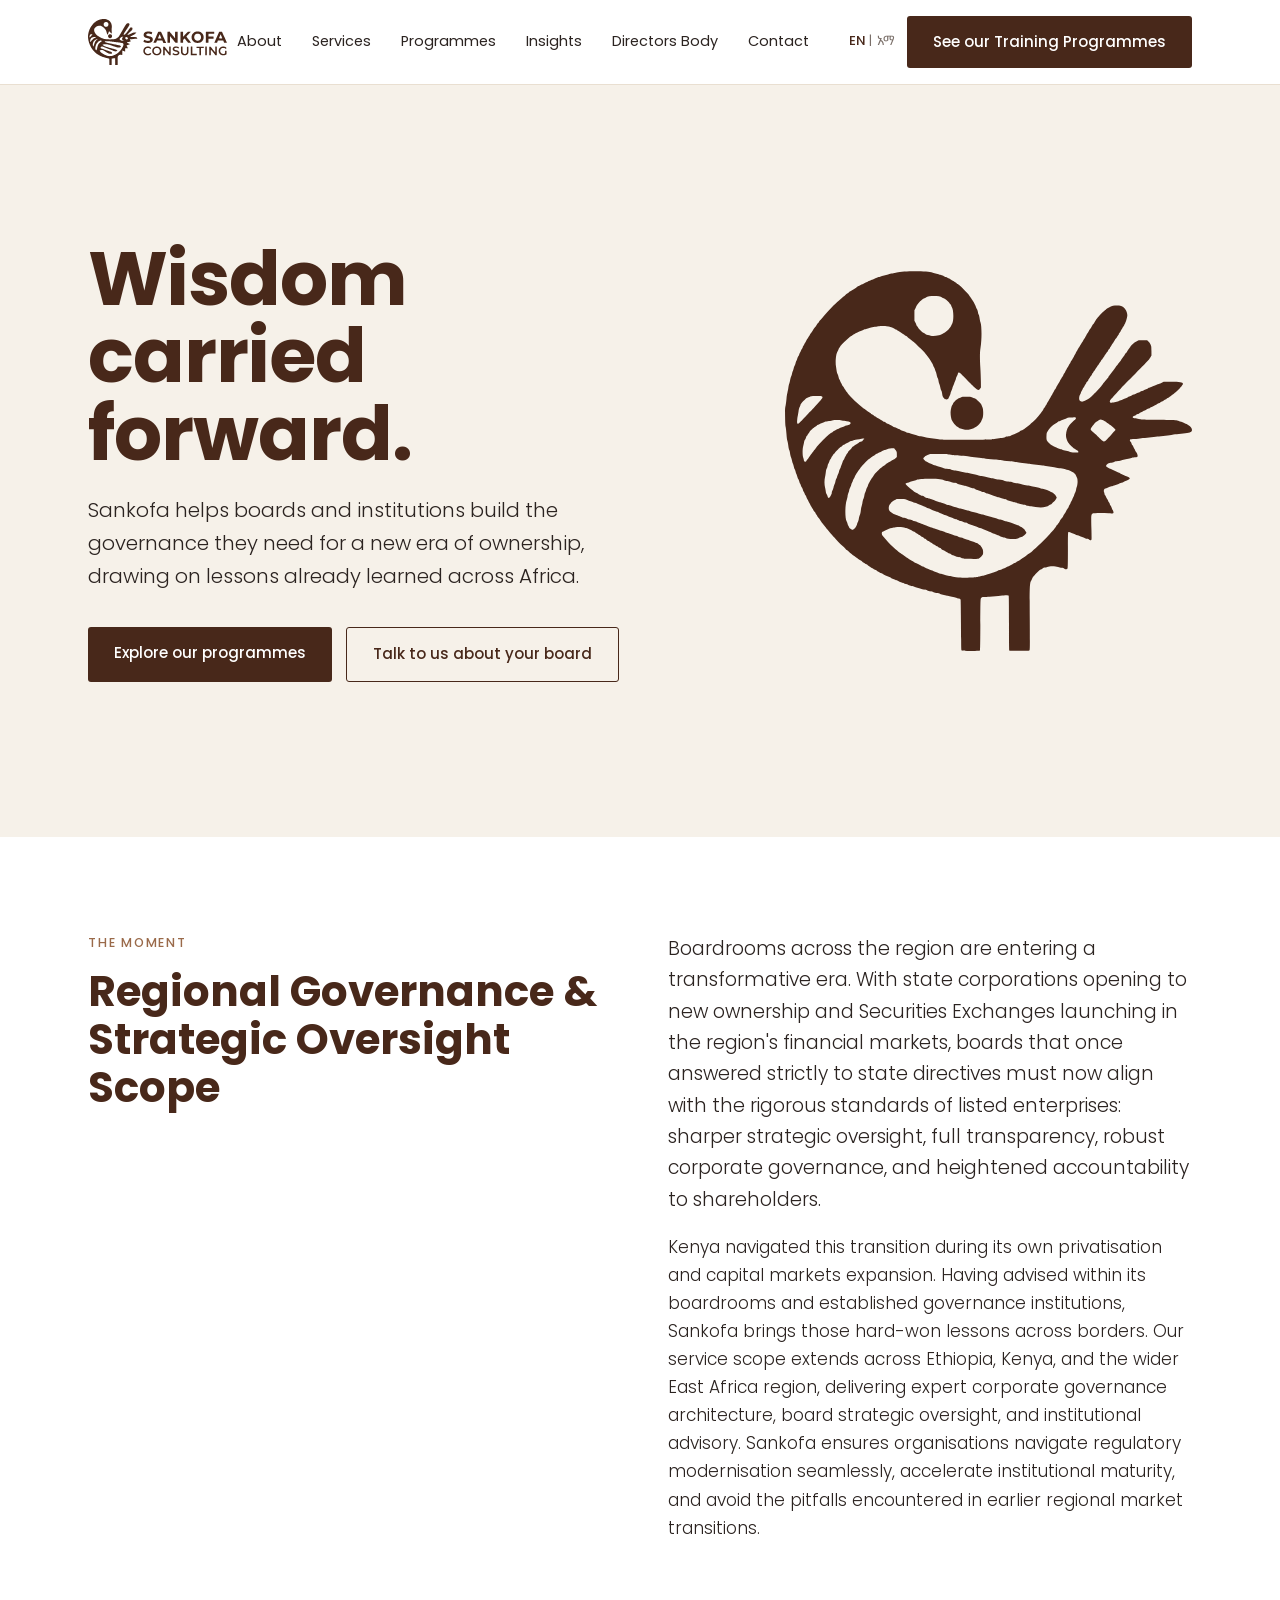
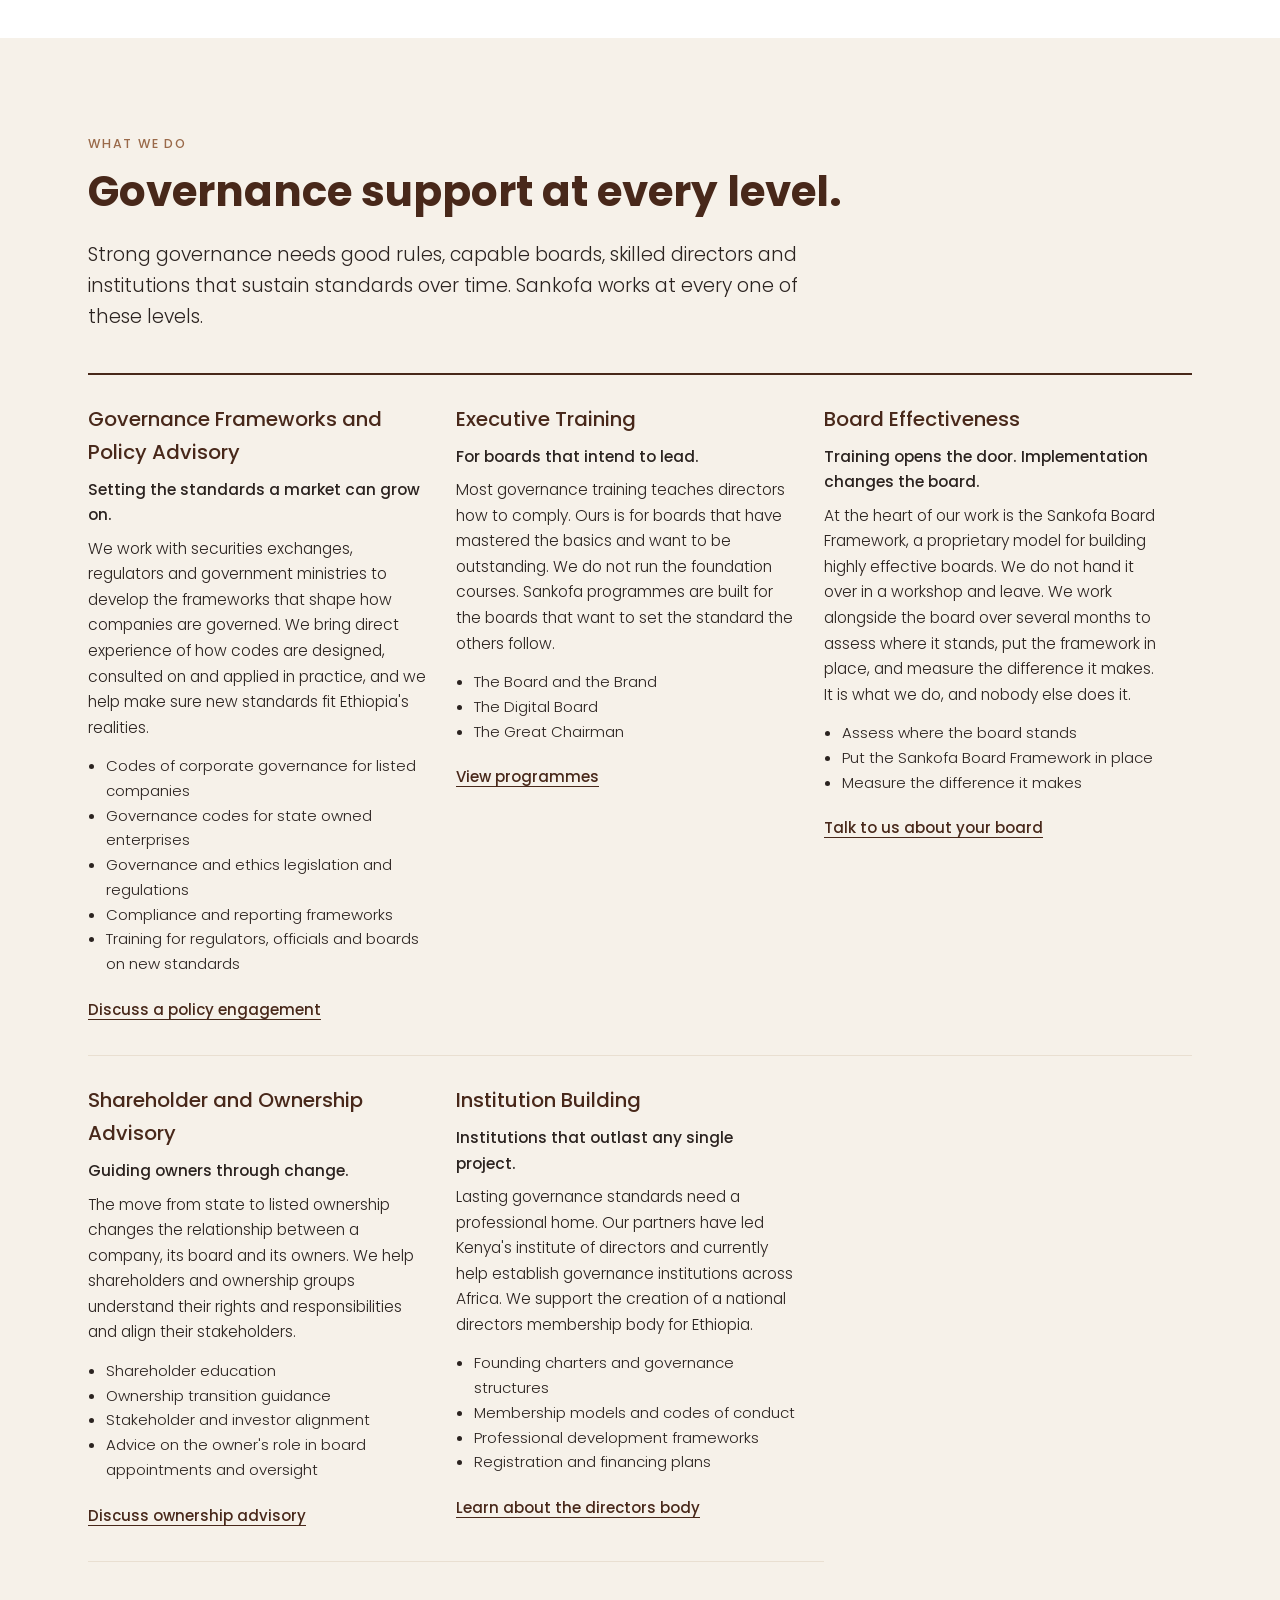
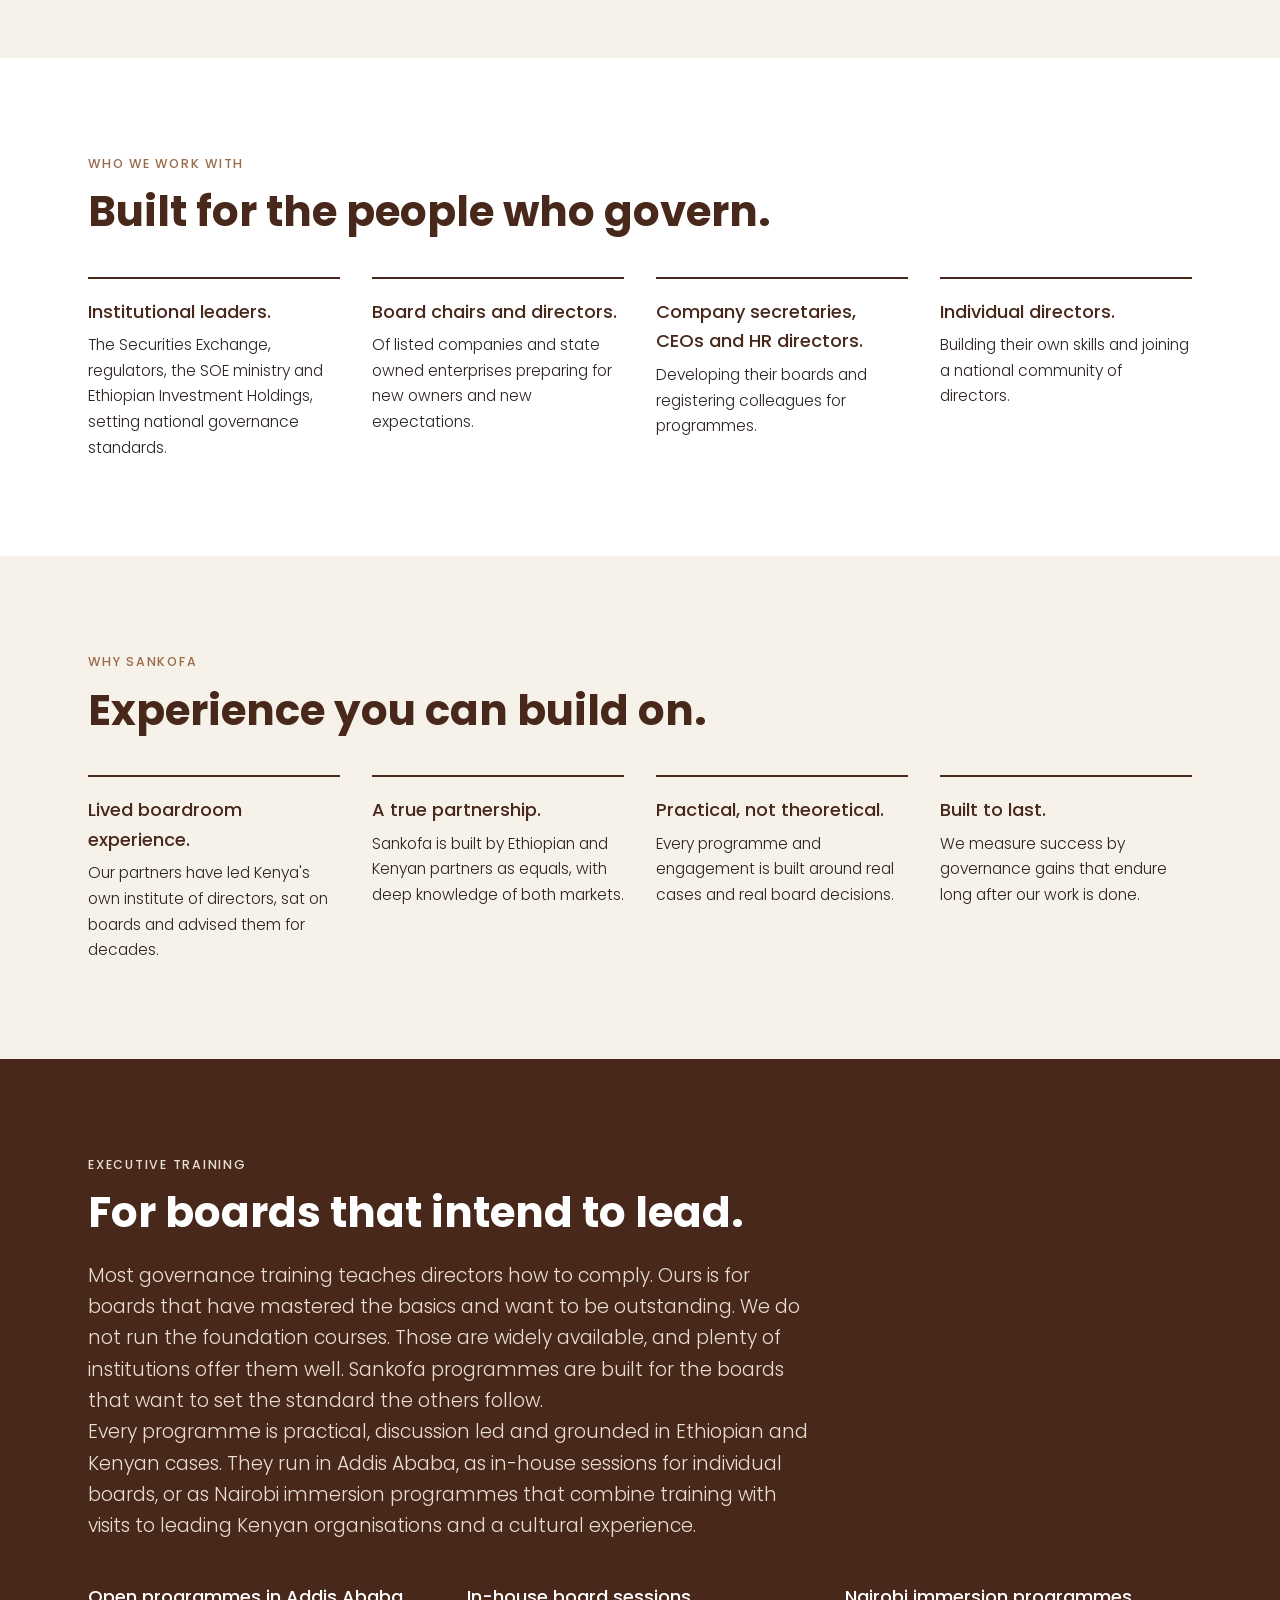
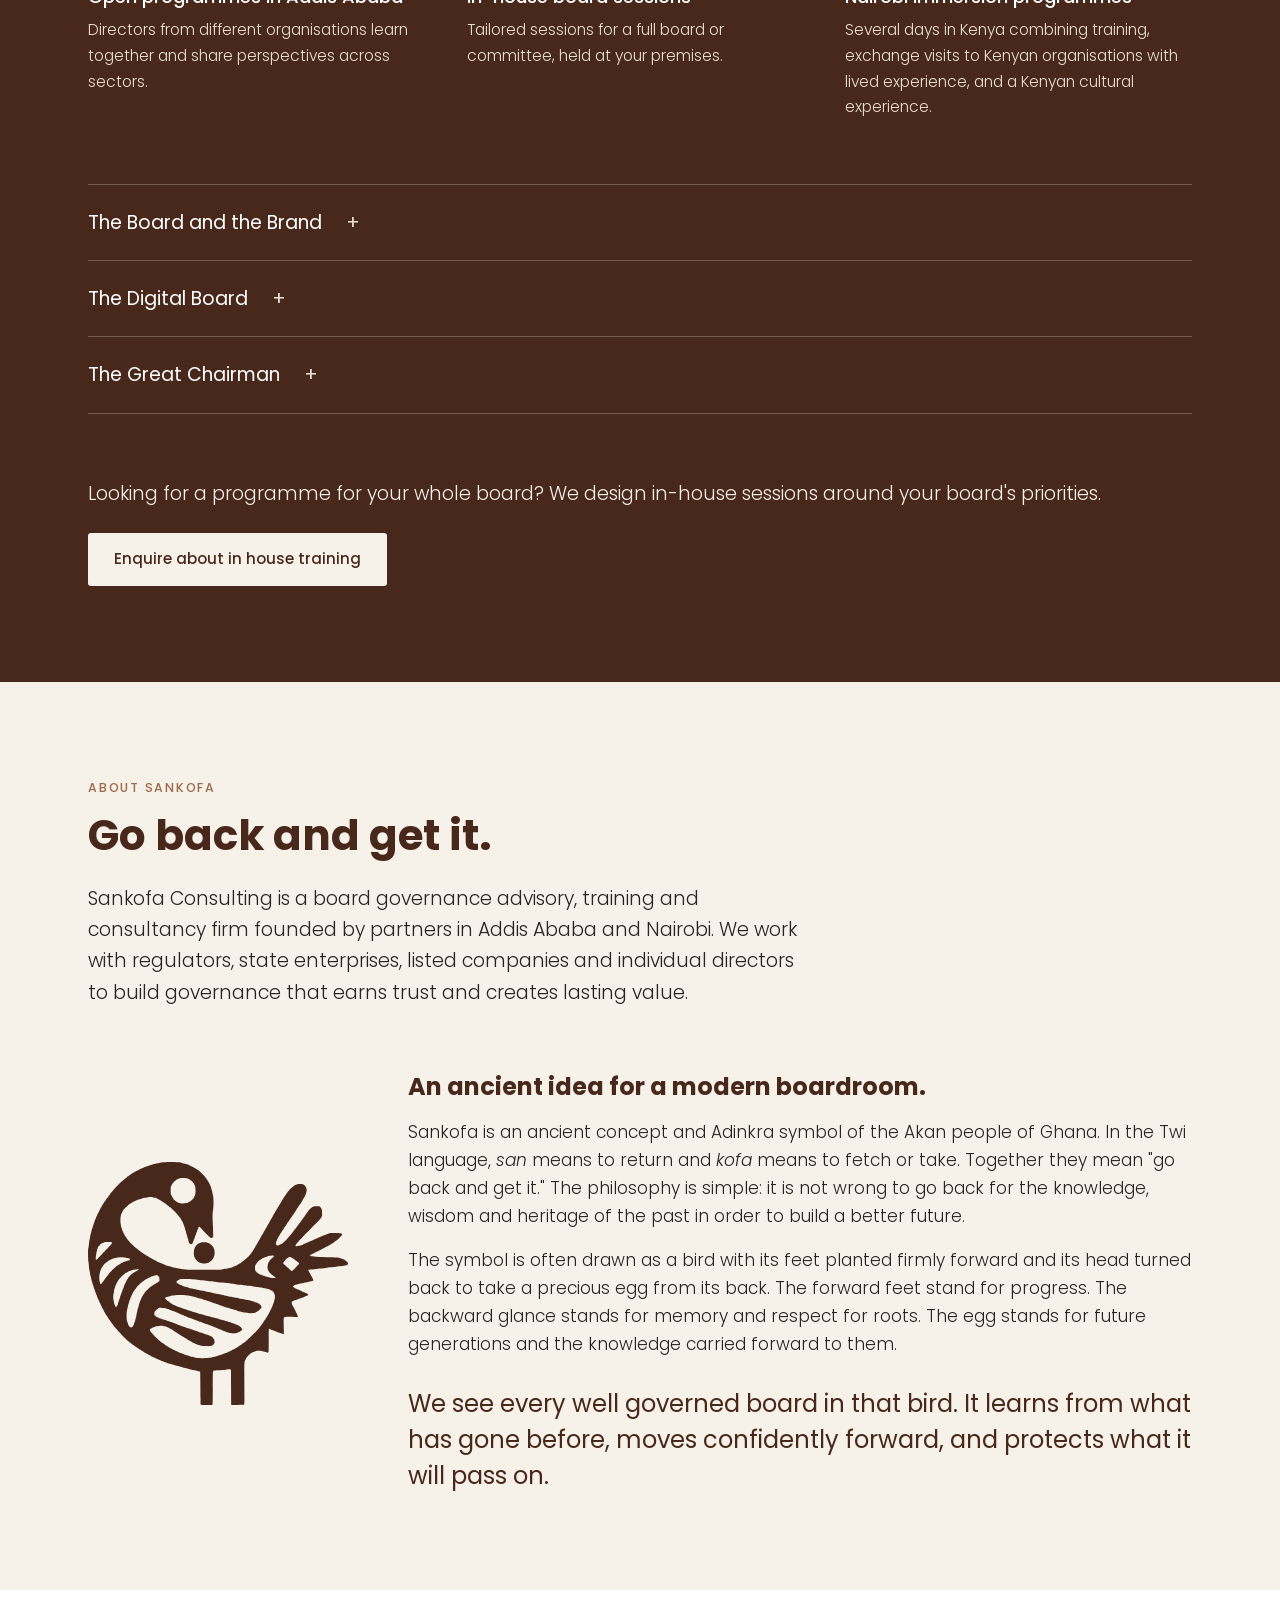
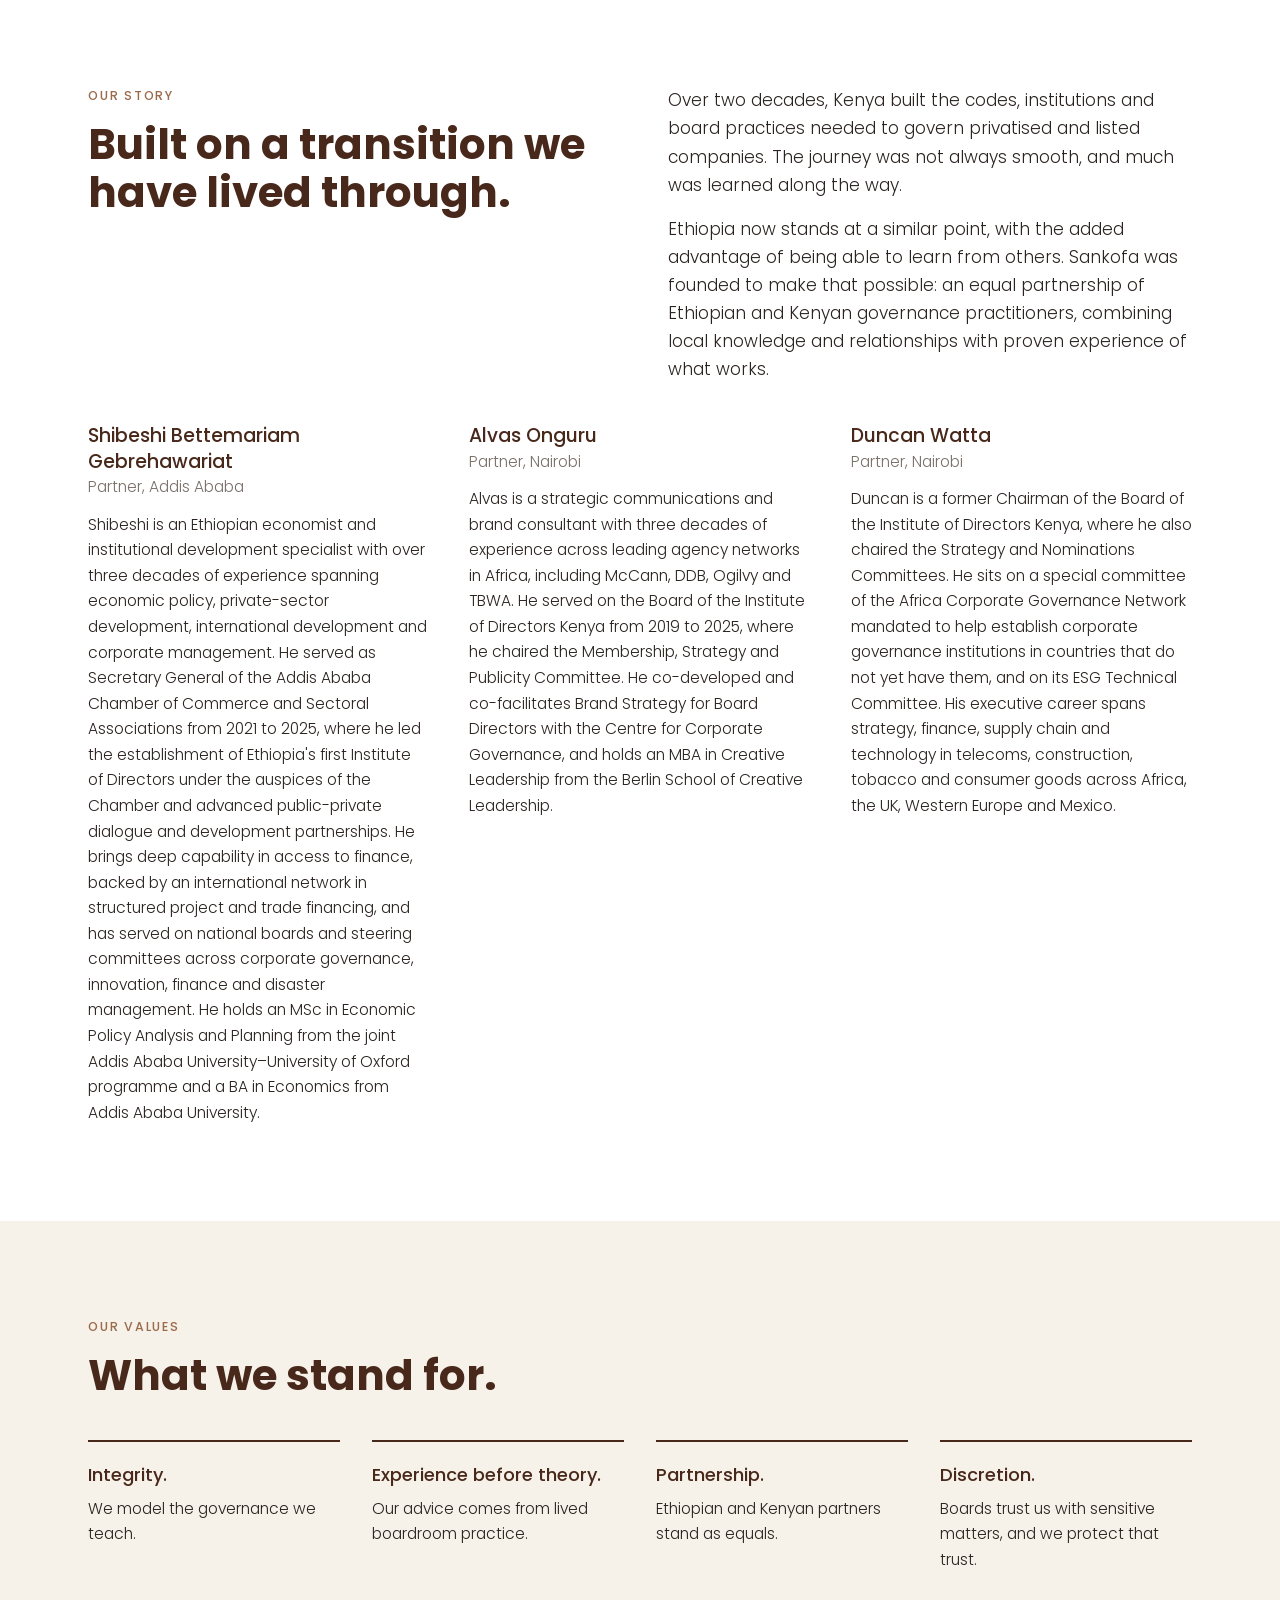
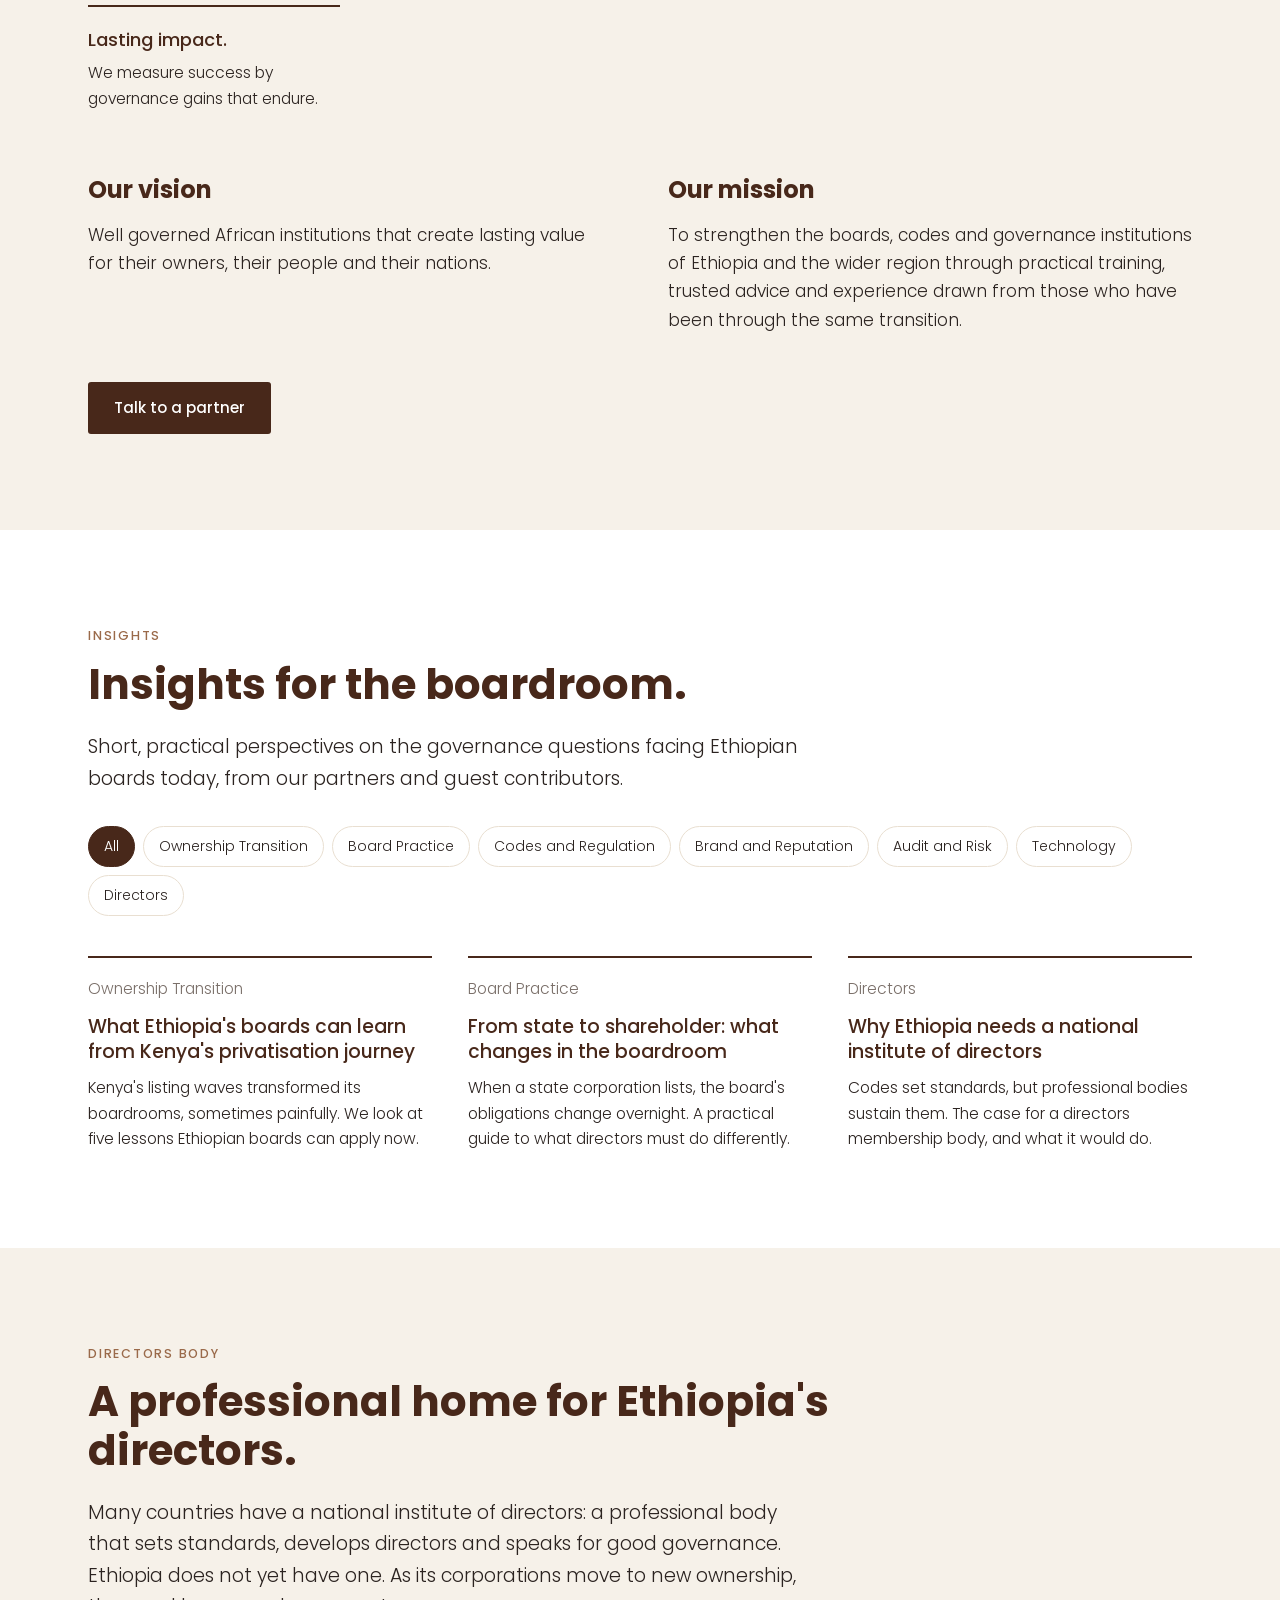
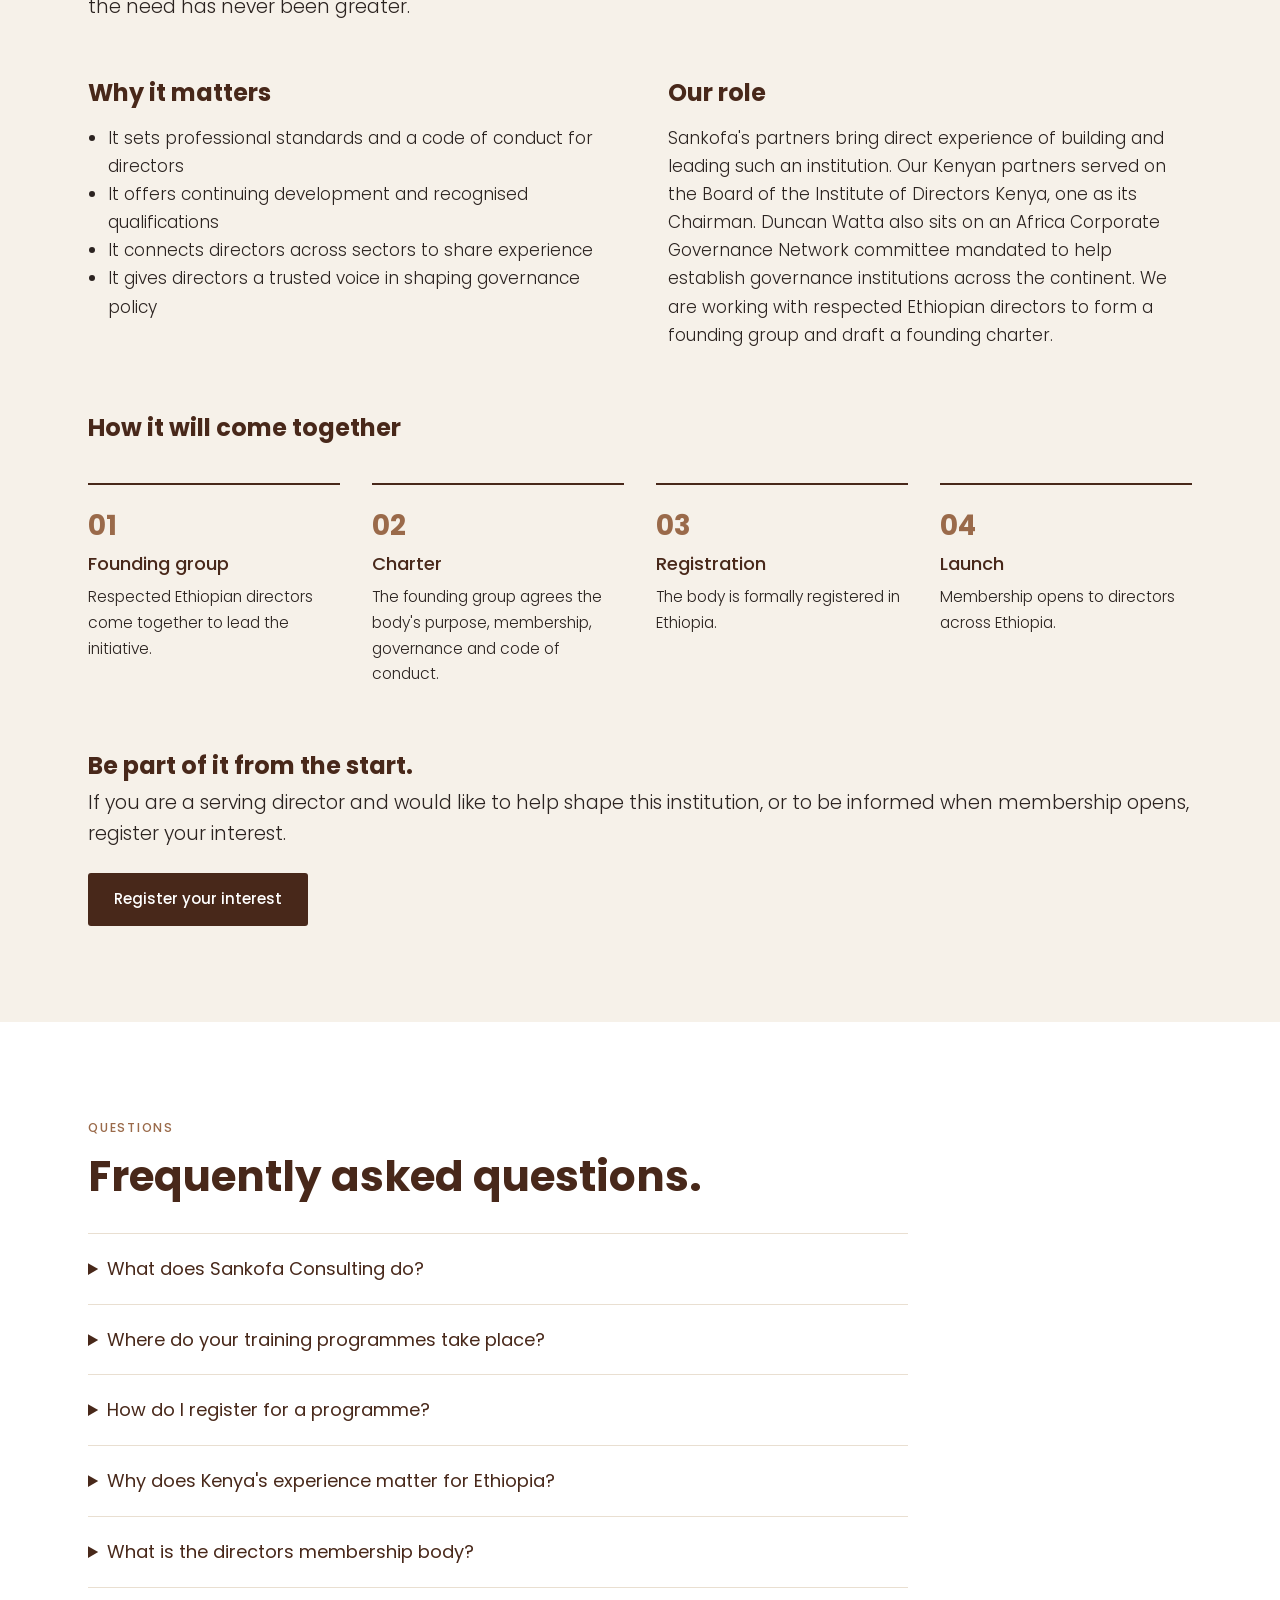
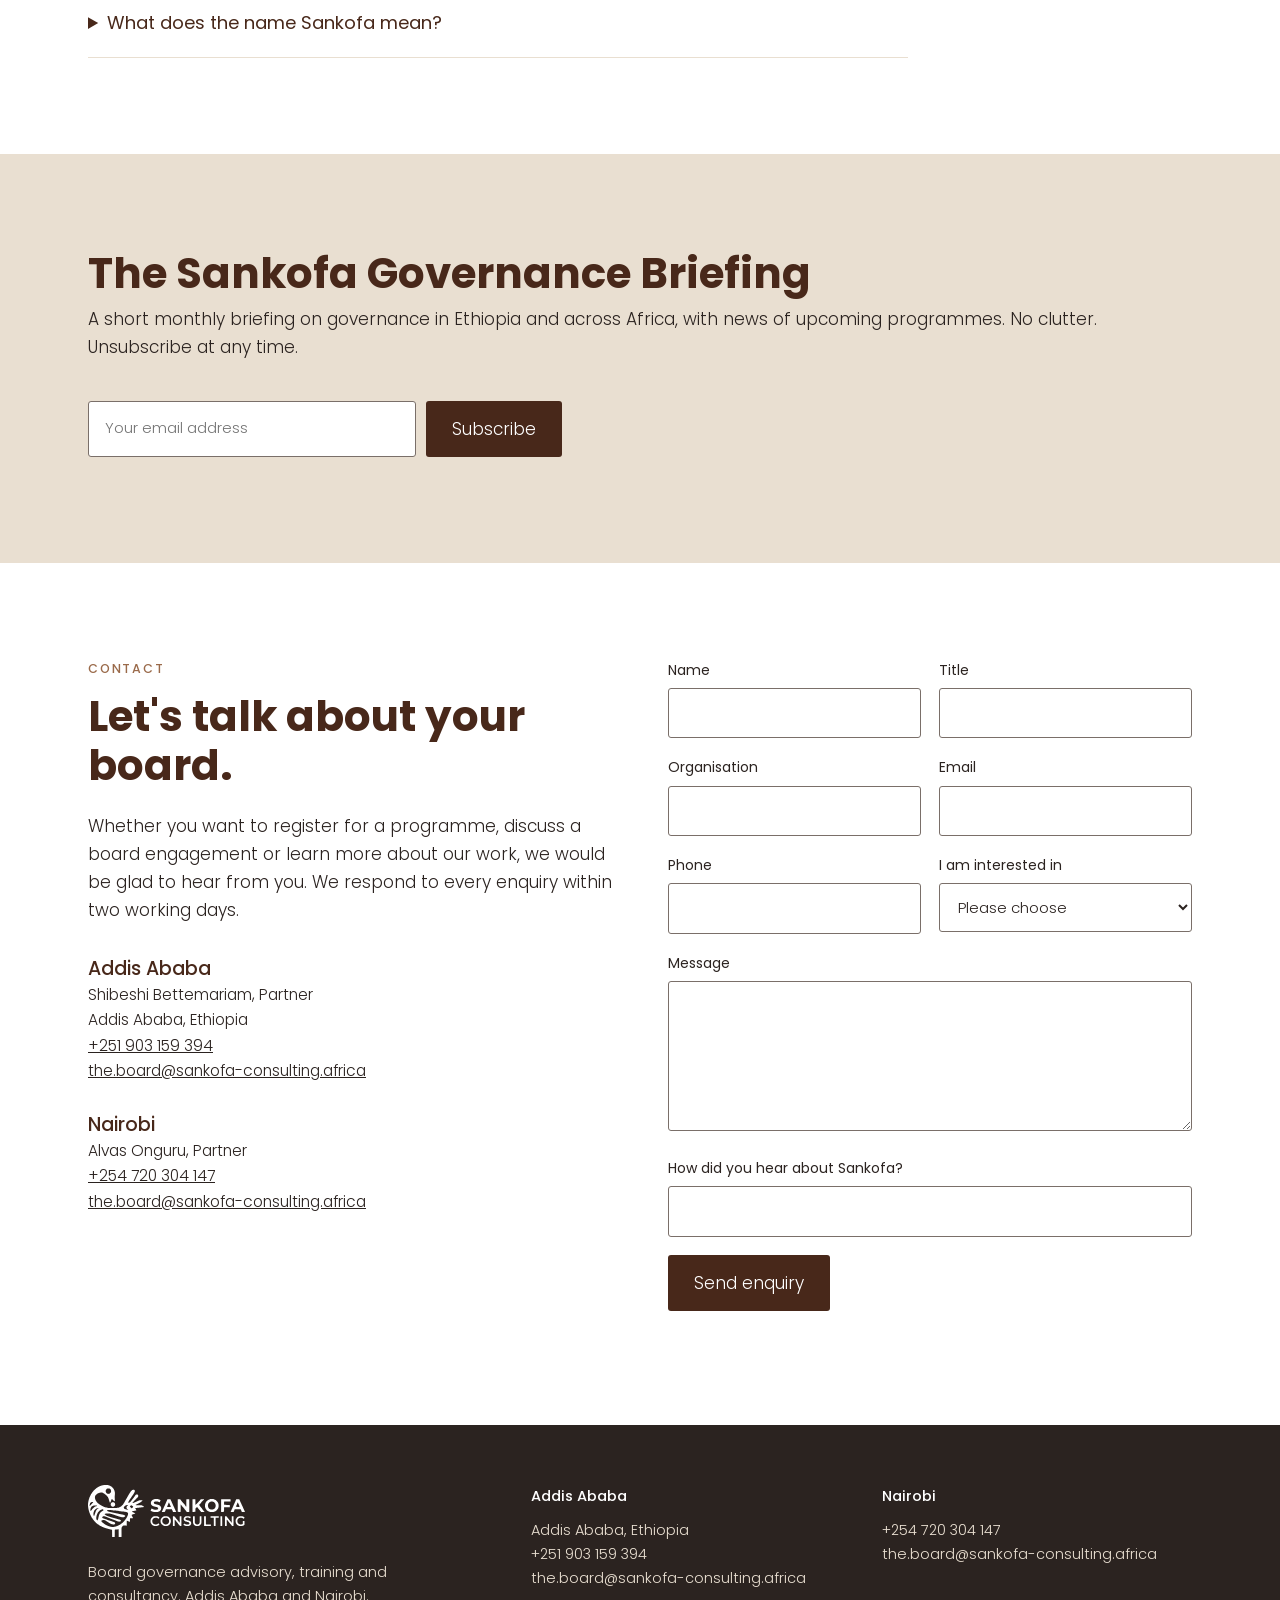
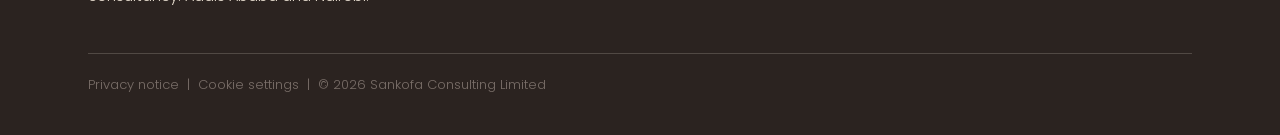
<file: index.html>
<!doctype html>
<html lang="en">
  <head>
    <meta charset="utf-8" />
    <meta
      name="viewport"
      content="width=device-width, initial-scale=1, viewport-fit=cover"
    />
    <title>
      Sankofa Consulting | Board Governance Advisory and Training, Ethiopia
    </title>
    <meta
      name="description"
      content="Sankofa helps boards, regulators and state enterprises build strong governance, drawing on Kenya's experience of privatisation and listing."
    />
    <meta name="theme-color" content="#48281a" />
    <meta property="og:type" content="website" />
    <meta property="og:site_name" content="Sankofa Consulting" />
    <meta
      property="og:title"
      content="Sankofa Consulting | Board Governance Advisory and Training, Ethiopia"
    />
    <meta
      property="og:description"
      content="Sankofa helps boards, regulators and state enterprises build strong governance, drawing on Kenya's experience of privatisation and listing."
    />
    <meta name="robots" content="index, follow" />
    <link rel="canonical" href="https://sankofa-consulting.africa/" />
    <link
      rel="alternate"
      hreflang="en"
      href="https://sankofa-consulting.africa/"
    />
    <link
      rel="alternate"
      hreflang="am"
      href="https://sankofa-consulting.africa/am/"
    />
    <link
      rel="alternate"
      hreflang="x-default"
      href="https://sankofa-consulting.africa/"
    />
    <link rel="icon" href="/assets/bird.svg" type="image/svg+xml" />
    <meta property="og:url" content="https://sankofa-consulting.africa/" />
    <meta property="og:locale" content="en_GB" />
    <meta property="og:locale:alternate" content="am_ET" />
    <meta
      property="og:image"
      content="https://sankofa-consulting.africa/og-image.png"
    />
    <meta property="og:image:type" content="image/png" />
    <meta property="og:image:width" content="1200" />
    <meta property="og:image:height" content="630" />
    <meta
      property="og:image:alt"
      content="Sankofa Consulting: Board Governance Advisory and Training"
    />
    <meta name="twitter:card" content="summary_large_image" />
    <meta
      name="twitter:title"
      content="Sankofa Consulting | Board Governance Advisory and Training, Ethiopia"
    />
    <meta
      name="twitter:description"
      content="Sankofa helps boards, regulators and state enterprises build strong governance, drawing on Kenya's experience of privatisation and listing."
    />
    <meta
      name="twitter:image"
      content="https://sankofa-consulting.africa/og-image.png"
    />
    <meta
      name="twitter:image:alt"
      content="Sankofa Consulting: Board Governance Advisory and Training"
    />
    <script type="application/ld+json">
      {
        "@context": "https://schema.org",
        "@graph": [
          {
            "@type": "ProfessionalService",
            "@id": "https://sankofa-consulting.africa/#organization",
            "name": "Sankofa Consulting Limited",
            "alternateName": "Sankofa Consulting",
            "url": "https://sankofa-consulting.africa/",
            "logo": "https://sankofa-consulting.africa/assets/logo.svg",
            "image": "https://sankofa-consulting.africa/og-image.png",
            "description": "Board governance advisory, training and consultancy for Ethiopian boards, regulators and state enterprises.",
            "email": "the.board@sankofa-consulting.africa",
            "telephone": "+254720304147",
            "areaServed": ["Ethiopia", "Kenya", "Africa"],
            "knowsAbout": [
              "Corporate governance",
              "Board consultancy",
              "Director training",
              "Codes of corporate governance",
              "State owned enterprise governance",
              "Privatisation and listing"
            ],
            "address": [
              {
                "@type": "PostalAddress",
                "addressLocality": "Addis Ababa",
                "addressCountry": "ET"
              },
              {
                "@type": "PostalAddress",
                "addressLocality": "Nairobi",
                "addressCountry": "KE"
              }
            ],
            "founder": [
              {
                "@type": "Person",
                "name": "Shibeshi Bettemariam Gebrehawariat",
                "jobTitle": "Partner",
                "workLocation": "Addis Ababa"
              },
              {
                "@type": "Person",
                "name": "Alvas Onguru",
                "jobTitle": "Partner",
                "workLocation": "Nairobi"
              },
              {
                "@type": "Person",
                "name": "Duncan Watta",
                "jobTitle": "Partner",
                "workLocation": "Nairobi"
              }
            ]
          },
          {
            "@type": "WebSite",
            "@id": "https://sankofa-consulting.africa/#website",
            "url": "https://sankofa-consulting.africa/",
            "name": "Sankofa Consulting",
            "inLanguage": "en",
            "publisher": {
              "@id": "https://sankofa-consulting.africa/#organization"
            }
          },
          {
            "@type": "WebPage",
            "@id": "https://sankofa-consulting.africa/#webpage",
            "url": "https://sankofa-consulting.africa/",
            "name": "Sankofa Consulting | Board Governance Advisory and Training, Ethiopia",
            "description": "Sankofa helps boards, regulators and state enterprises build strong governance, drawing on Kenya's experience of privatisation and listing.",
            "inLanguage": "en",
            "isPartOf": { "@id": "https://sankofa-consulting.africa/#website" },
            "about": {
              "@id": "https://sankofa-consulting.africa/#organization"
            }
          },
          {
            "@type": "ItemList",
            "name": "Board and director training programmes",
            "itemListElement": [
              {
                "@type": "Course",
                "position": 1,
                "name": "The Board and the Brand",
                "description": "Directors learn to own, protect and grow the organisation's most valuable intangible asset, and to hold management to account for it.",
                "provider": {
                  "@id": "https://sankofa-consulting.africa/#organization"
                }
              },
              {
                "@type": "Course",
                "position": 2,
                "name": "The Digital Board",
                "description": "Directors learn to govern data, cyber risk, artificial intelligence and digital transformation with confidence.",
                "provider": {
                  "@id": "https://sankofa-consulting.africa/#organization"
                }
              },
              {
                "@type": "Course",
                "position": 3,
                "name": "The Great Chairman",
                "description": "A programme for sitting and aspiring chairs on leading the boardroom, managing the relationship with the chief executive, and building a board that performs.",
                "provider": {
                  "@id": "https://sankofa-consulting.africa/#organization"
                }
              }
            ]
          }
        ]
      }
    </script>
    <link rel="preconnect" href="https://fonts.googleapis.com" />
    <link rel="preconnect" href="https://fonts.gstatic.com" crossorigin />
    <link
      href="https://fonts.googleapis.com/css2?family=Poppins:wght@300;400;500;700&family=Noto+Sans+Ethiopic:wght@400;500&display=swap"
      rel="stylesheet"
    />
    <link rel="stylesheet" href="assets/site.css" />
  </head>
  <body>
    <a class="skip" href="#main">Skip to content</a>
    <header>
      <div class="wrap nav">
        <a href="#" aria-label="Sankofa Consulting home"
          ><img src="assets/logo.svg" alt="Sankofa Consulting"
        /></a>
        <button
          class="menu-toggle"
          type="button"
          aria-expanded="false"
          aria-controls="primary-nav"
        >
          Menu
        </button>
        <nav aria-label="Main">
          <ul id="primary-nav">
            <li><a href="#about">About</a></li>
            <li><a href="#services">Services</a></li>
            <li><a href="#programmes">Programmes</a></li>
            <li><a href="#insights">Insights</a></li>
            <li><a href="#directors-body">Directors Body</a></li>
            <li><a href="#contact">Contact</a></li>
            <li class="lang">
              <span aria-current="true">EN</span> |
              <a href="am/index.html" lang="am" hreflang="am" aria-label="አማርኛ"
                >አማ</a
              >
            </li>
          </ul>
        </nav>
        <a class="btn" href="training/">See our Training Programmes</a>
      </div>
    </header>
    <main id="main">
      <section class="hero">
        <div class="wrap">
          <div>
            <h1>Wisdom carried forward.</h1>
            <p>
              Sankofa helps boards and institutions build the governance they
              need for a new era of ownership, drawing on lessons already
              learned across Africa.
            </p>
            <div class="cta">
              <a class="btn" href="#programmes">Explore our programmes</a
              ><a
                class="btn ghost"
                href="#contact"
                data-interest="Board consultancy"
                >Talk to us about your board</a
              >
            </div>
          </div>
          <img class="bird" src="assets/bird.svg" alt="" />
        </div>
      </section>
      <section>
        <div class="wrap moment">
          <div>
            <span class="eyebrow">The moment</span>
            <h2>Regional Governance &amp; Strategic Oversight Scope</h2>
          </div>
          <div>
            <p class="lede">
              Boardrooms across the region are entering a transformative era.
              With state corporations opening to new ownership and Securities
              Exchanges launching in the region's financial markets, boards that
              once answered strictly to state directives must now align with the
              rigorous standards of listed enterprises: sharper strategic
              oversight, full transparency, robust corporate governance, and
              heightened accountability to shareholders.
            </p>
            <p style="margin-top: 18px">
              Kenya navigated this transition during its own privatisation and
              capital markets expansion. Having advised within its boardrooms
              and established governance institutions, Sankofa brings those
              hard-won lessons across borders. Our service scope extends across
              Ethiopia, Kenya, and the wider East Africa region, delivering
              expert corporate governance architecture, board strategic
              oversight, and institutional advisory. Sankofa ensures
              organisations navigate regulatory modernisation seamlessly,
              accelerate institutional maturity, and avoid the pitfalls
              encountered in earlier regional market transitions.
            </p>
          </div>
        </div>
      </section>
      <section class="services alt" id="services">
        <div class="wrap">
          <span class="eyebrow">What we do</span>
          <h2>Governance support at every level.</h2>
          <p class="lede">
            Strong governance needs good rules, capable boards, skilled
            directors and institutions that sustain standards over time. Sankofa
            works at every one of these levels.
          </p>
          <div class="svc">
            <div>
              <h3>Governance Frameworks and Policy Advisory</h3>
              <p class="tag">Setting the standards a market can grow on.</p>
              <p>
                We work with securities exchanges, regulators and government
                ministries to develop the frameworks that shape how companies
                are governed. We bring direct experience of how codes are
                designed, consulted on and applied in practice, and we help make
                sure new standards fit Ethiopia's realities.
              </p>
              <ul>
                <li>Codes of corporate governance for listed companies</li>
                <li>Governance codes for state owned enterprises</li>
                <li>Governance and ethics legislation and regulations</li>
                <li>Compliance and reporting frameworks</li>
                <li>
                  Training for regulators, officials and boards on new standards
                </li>
              </ul>
              <a
                class="more"
                href="#contact"
                data-interest="Policy and frameworks"
                >Discuss a policy engagement</a
              >
            </div>
            <div>
              <h3>Executive Training</h3>
              <p class="tag">For boards that intend to lead.</p>
              <p>
                Most governance training teaches directors how to comply. Ours
                is for boards that have mastered the basics and want to be
                outstanding. We do not run the foundation courses. Sankofa
                programmes are built for the boards that want to set the
                standard the others follow.
              </p>
              <ul>
                <li>The Board and the Brand</li>
                <li>The Digital Board</li>
                <li>The Great Chairman</li>
              </ul>
              <a class="more" href="#programmes">View programmes</a>
            </div>
            <div>
              <h3>Board Effectiveness</h3>
              <p class="tag">
                Training opens the door. Implementation changes the board.
              </p>
              <p>
                At the heart of our work is the Sankofa Board Framework, a
                proprietary model for building highly effective boards. We do
                not hand it over in a workshop and leave. We work alongside the
                board over several months to assess where it stands, put the
                framework in place, and measure the difference it makes. It is
                what we do, and nobody else does it.
              </p>
              <ul>
                <li>Assess where the board stands</li>
                <li>Put the Sankofa Board Framework in place</li>
                <li>Measure the difference it makes</li>
              </ul>
              <a class="more" href="#contact" data-interest="Board effectiveness"
                >Talk to us about your board</a
              >
            </div>
            <div>
              <h3>Shareholder and Ownership Advisory</h3>
              <p class="tag">Guiding owners through change.</p>
              <p>
                The move from state to listed ownership changes the relationship
                between a company, its board and its owners. We help
                shareholders and ownership groups understand their rights and
                responsibilities and align their stakeholders.
              </p>
              <ul>
                <li>Shareholder education</li>
                <li>Ownership transition guidance</li>
                <li>Stakeholder and investor alignment</li>
                <li>
                  Advice on the owner's role in board appointments and oversight
                </li>
              </ul>
              <a
                class="more"
                href="#contact"
                data-interest="Shareholder advisory"
                >Discuss ownership advisory</a
              >
            </div>
            <div>
              <h3>Institution Building</h3>
              <p class="tag">Institutions that outlast any single project.</p>
              <p>
                Lasting governance standards need a professional home. Our
                partners have led Kenya's institute of directors and currently
                help establish governance institutions across Africa. We support
                the creation of a national directors membership body for
                Ethiopia.
              </p>
              <ul>
                <li>Founding charters and governance structures</li>
                <li>Membership models and codes of conduct</li>
                <li>Professional development frameworks</li>
                <li>Registration and financing plans</li>
              </ul>
              <a class="more" href="#directors-body"
                >Learn about the directors body</a
              >
            </div>
          </div>
        </div>
      </section>
      <section>
        <div class="wrap">
          <span class="eyebrow">Who we work with</span>
          <h2>Built for the people who govern.</h2>
          <ul class="points">
            <li>
              <strong>Institutional leaders.</strong> The Securities Exchange,
              regulators, the SOE ministry and Ethiopian Investment Holdings,
              setting national governance standards.
            </li>
            <li>
              <strong>Board chairs and directors.</strong> Of listed companies
              and state owned enterprises preparing for new owners and new
              expectations.
            </li>
            <li>
              <strong>Company secretaries, CEOs and HR directors.</strong>
              Developing their boards and registering colleagues for programmes.
            </li>
            <li>
              <strong>Individual directors.</strong> Building their own skills
              and joining a national community of directors.
            </li>
          </ul>
        </div>
      </section>
      <section class="alt">
        <div class="wrap">
          <span class="eyebrow">Why Sankofa</span>
          <h2>Experience you can build on.</h2>
          <ul class="points">
            <li>
              <strong>Lived boardroom experience.</strong> Our partners have led
              Kenya's own institute of directors, sat on boards and advised them
              for decades.
            </li>
            <li>
              <strong>A true partnership.</strong> Sankofa is built by Ethiopian
              and Kenyan partners as equals, with deep knowledge of both
              markets.
            </li>
            <li>
              <strong>Practical, not theoretical.</strong> Every programme and
              engagement is built around real cases and real board decisions.
            </li>
            <li>
              <strong>Built to last.</strong> We measure success by governance
              gains that endure long after our work is done.
            </li>
          </ul>
        </div>
      </section>
      <section class="prog" id="programmes">
        <div class="wrap">
          <span class="eyebrow">Executive Training</span>
          <h2>For boards that intend to lead.</h2>
          <p class="lede">
            Most governance training teaches directors how to comply. Ours is
            for boards that have mastered the basics and want to be outstanding.
            We do not run the foundation courses. Those are widely available,
            and plenty of institutions offer them well. Sankofa programmes are
            built for the boards that want to set the standard the others
            follow.
          </p>
          <p class="lede">
            Every programme is practical, discussion led and grounded in
            Ethiopian and Kenyan cases. They run in Addis Ababa, as in-house
            sessions for individual boards, or as Nairobi immersion programmes
            that combine training with visits to leading Kenyan organisations
            and a cultural experience.
          </p>
          <div class="formats">
            <div>
              <h3>Open programmes in Addis Ababa</h3>
              <p>
                Directors from different organisations learn together and share
                perspectives across sectors.
              </p>
            </div>
            <div>
              <h3>In-house board sessions</h3>
              <p>
                Tailored sessions for a full board or committee, held at your
                premises.
              </p>
            </div>
            <div>
              <h3>Nairobi immersion programmes</h3>
              <p>
                Several days in Kenya combining training, exchange visits to
                Kenyan organisations with lived experience, and a Kenyan
                cultural experience.
              </p>
            </div>
          </div>

          <details>
            <summary>The Board and the Brand</summary>
            <div class="detail">
              <p>
                Reputation is a boardroom matter. Directors learn to own,
                protect and grow the organisation's most valuable intangible
                asset, and to hold management to account for it.
              </p>
              <div class="actions">
                <a
                  class="btn"
                  href="training/?course=S1#registration"
                  >Register</a
                >
              </div>
            </div>
          </details>
          <details>
            <summary>The Digital Board</summary>
            <div class="detail">
              <p>
                Technology now shapes strategy, risk and value. Directors learn
                to ask sharper questions about data, cyber risk, artificial
                intelligence and digital transformation, and to govern them
                with confidence.
              </p>
              <div class="actions">
                <a
                  class="btn"
                  href="training/?course=S2#registration"
                  >Register</a
                >
              </div>
            </div>
          </details>
          <details>
            <summary>The Great Chairman</summary>
            <div class="detail">
              <p>
                The chair makes or breaks a board. A programme for sitting and
                aspiring chairs on leading the boardroom, managing the
                relationship with the chief executive, and building a board
                that performs.
              </p>
              <div class="actions">
                <a
                  class="btn"
                  href="training/?course=S4#registration"
                  >Register</a
                >
              </div>
            </div>
          </details>

          <div class="closing">
            <p>
              Looking for a programme for your whole board? We design in-house
              sessions around your board's priorities.
            </p>
            <a
              class="btn"
              href="#contact"
              data-interest="Training"
              data-message="I would like to discuss an in house programme for our board."
              >Enquire about in house training</a
            >
          </div>
        </div>
      </section>
      <section class="alt" id="about">
        <div class="wrap">
          <span class="eyebrow">About Sankofa</span>
          <h2>Go back and get it.</h2>
          <p class="lede">
            Sankofa Consulting is a board governance advisory, training and
            consultancy firm founded by partners in Addis Ababa and Nairobi. We
            work with regulators, state enterprises, listed companies and
            individual directors to build governance that earns trust and
            creates lasting value.
          </p>
        </div>
        <div class="wrap name" style="margin-top: 64px">
          <img src="assets/bird.svg" alt="The Sankofa bird" />
          <div>
            <h3 class="sub">An ancient idea for a modern boardroom.</h3>
            <p>
              Sankofa is an ancient concept and Adinkra symbol of the Akan
              people of Ghana. In the Twi language, <i lang="tw">san</i> means
              to return and <i lang="tw">kofa</i> means to fetch or take.
              Together they mean "go back and get it." The philosophy is simple:
              it is not wrong to go back for the knowledge, wisdom and heritage
              of the past in order to build a better future.
            </p>
            <p>
              The symbol is often drawn as a bird with its feet planted firmly
              forward and its head turned back to take a precious egg from its
              back. The forward feet stand for progress. The backward glance
              stands for memory and respect for roots. The egg stands for future
              generations and the knowledge carried forward to them.
            </p>
            <blockquote>
              We see every well governed board in that bird. It learns from what
              has gone before, moves confidently forward, and protects what it
              will pass on.
            </blockquote>
          </div>
        </div>
      </section>
      <section>
        <div class="wrap split">
          <div>
            <span class="eyebrow">Our story</span>
            <h2>Built on a transition we have lived through.</h2>
          </div>
          <div>
            <p>
              Over two decades, Kenya built the codes, institutions and board
              practices needed to govern privatised and listed companies. The
              journey was not always smooth, and much was learned along the way.
            </p>
            <p>
              Ethiopia now stands at a similar point, with the added advantage
              of being able to learn from others. Sankofa was founded to make
              that possible: an equal partnership of Ethiopian and Kenyan
              governance practitioners, combining local knowledge and
              relationships with proven experience of what works.
            </p>
          </div>
        </div>
        <div class="wrap">
          <div class="partners">
            <div>
              <h3>Shibeshi Bettemariam Gebrehawariat</h3>
              <p class="role">Partner, Addis Ababa</p>
              <p>
                Shibeshi is an Ethiopian economist and institutional development
                specialist with over three decades of experience spanning
                economic policy, private-sector development, international
                development and corporate management. He served as Secretary
                General of the Addis Ababa Chamber of Commerce and Sectoral
                Associations from 2021 to 2025, where he led the establishment
                of Ethiopia's first Institute of Directors under the auspices of
                the Chamber and advanced public-private dialogue and development
                partnerships. He brings deep capability in access to finance,
                backed by an international network in structured project and
                trade financing, and has served on national boards and steering
                committees across corporate governance, innovation, finance and
                disaster management. He holds an MSc in Economic Policy Analysis
                and Planning from the joint Addis Ababa University–University of
                Oxford programme and a BA in Economics from Addis Ababa
                University.
              </p>
            </div>
            <div>
              <h3>Alvas Onguru</h3>
              <p class="role">Partner, Nairobi</p>
              <p>
                Alvas is a strategic communications and brand consultant with
                three decades of experience across leading agency networks in
                Africa, including McCann, DDB, Ogilvy and TBWA. He served on the
                Board of the Institute of Directors Kenya from 2019 to 2025,
                where he chaired the Membership, Strategy and Publicity
                Committee. He co-developed and co-facilitates Brand Strategy for
                Board Directors with the Centre for Corporate Governance, and
                holds an MBA in Creative Leadership from the Berlin School of
                Creative Leadership.
              </p>
            </div>
            <div>
              <h3>Duncan Watta</h3>
              <p class="role">Partner, Nairobi</p>
              <p>
                Duncan is a former Chairman of the Board of the Institute of
                Directors Kenya, where he also chaired the Strategy and
                Nominations Committees. He sits on a special committee of the
                Africa Corporate Governance Network mandated to help establish
                corporate governance institutions in countries that do not yet
                have them, and on its ESG Technical Committee. His executive
                career spans strategy, finance, supply chain and technology in
                telecoms, construction, tobacco and consumer goods across
                Africa, the UK, Western Europe and Mexico.
              </p>
            </div>
          </div>
        </div>
      </section>
      <section class="alt">
        <div class="wrap">
          <span class="eyebrow">Our values</span>
          <h2>What we stand for.</h2>
          <ul class="points">
            <li>
              <strong>Integrity.</strong> We model the governance we teach.
            </li>
            <li>
              <strong>Experience before theory.</strong> Our advice comes from
              lived boardroom practice.
            </li>
            <li>
              <strong>Partnership.</strong> Ethiopian and Kenyan partners stand
              as equals.
            </li>
            <li>
              <strong>Discretion.</strong> Boards trust us with sensitive
              matters, and we protect that trust.
            </li>
            <li>
              <strong>Lasting impact.</strong> We measure success by governance
              gains that endure.
            </li>
          </ul>
          <div class="split" style="margin-top: 64px">
            <div>
              <h3 class="sub">Our vision</h3>
              <p>
                Well governed African institutions that create lasting value for
                their owners, their people and their nations.
              </p>
            </div>
            <div>
              <h3 class="sub">Our mission</h3>
              <p>
                To strengthen the boards, codes and governance institutions of
                Ethiopia and the wider region through practical training,
                trusted advice and experience drawn from those who have been
                through the same transition.
              </p>
            </div>
          </div>
          <a class="btn" href="#contact" style="margin-top: 48px"
            >Talk to a partner</a
          >
        </div>
      </section>
      <section id="insights">
        <div class="wrap">
          <span class="eyebrow">Insights</span>
          <h2>Insights for the boardroom.</h2>
          <p class="lede">
            Short, practical perspectives on the governance questions facing
            Ethiopian boards today, from our partners and guest contributors.
          </p>
          <div
            class="filters"
            role="group"
            aria-label="Filter insights by topic"
          >
            <button type="button" data-topic="all" aria-pressed="true">
              All
            </button>
            <button type="button" data-topic="ownership" aria-pressed="false">
              Ownership Transition
            </button>
            <button type="button" data-topic="board" aria-pressed="false">
              Board Practice
            </button>
            <button type="button" data-topic="codes" aria-pressed="false">
              Codes and Regulation
            </button>
            <button type="button" data-topic="brand" aria-pressed="false">
              Brand and Reputation
            </button>
            <button type="button" data-topic="audit" aria-pressed="false">
              Audit and Risk
            </button>
            <button type="button" data-topic="technology" aria-pressed="false">
              Technology
            </button>
            <button type="button" data-topic="directors" aria-pressed="false">
              Directors
            </button>
          </div>
          <!-- TODO: link each article to its page once written. -->
          <div class="articles">
            <article data-topics="ownership">
              <p class="topic">Ownership Transition</p>
              <h3>
                What Ethiopia's boards can learn from Kenya's privatisation
                journey
              </h3>
              <p>
                Kenya's listing waves transformed its boardrooms, sometimes
                painfully. We look at five lessons Ethiopian boards can apply
                now.
              </p>
            </article>
            <article data-topics="ownership board">
              <p class="topic">Board Practice</p>
              <h3>From state to shareholder: what changes in the boardroom</h3>
              <p>
                When a state corporation lists, the board's obligations change
                overnight. A practical guide to what directors must do
                differently.
              </p>
            </article>
            <article data-topics="directors">
              <p class="topic">Directors</p>
              <h3>Why Ethiopia needs a national institute of directors</h3>
              <p>
                Codes set standards, but professional bodies sustain them. The
                case for a directors membership body, and what it would do.
              </p>
            </article>
          </div>
          <p id="no-articles" hidden>
            No articles on this topic yet. Subscribe to the briefing below to
            hear when new insights are published.
          </p>
        </div>
      </section>
      <section class="alt" id="directors-body">
        <div class="wrap">
          <span class="eyebrow">Directors body</span>
          <h2>A professional home for Ethiopia's directors.</h2>
          <p class="lede">
            Many countries have a national institute of directors: a
            professional body that sets standards, develops directors and speaks
            for good governance. Ethiopia does not yet have one. As its
            corporations move to new ownership, the need has never been greater.
          </p>
          <div class="split" style="margin-top: 56px">
            <div>
              <h3 class="sub">Why it matters</h3>
              <ul style="padding-left: 20px">
                <li>
                  It sets professional standards and a code of conduct for
                  directors
                </li>
                <li>
                  It offers continuing development and recognised qualifications
                </li>
                <li>
                  It connects directors across sectors to share experience
                </li>
                <li>
                  It gives directors a trusted voice in shaping governance
                  policy
                </li>
              </ul>
            </div>
            <div>
              <h3 class="sub">Our role</h3>
              <p>
                Sankofa's partners bring direct experience of building and
                leading such an institution. Our Kenyan partners served on the
                Board of the Institute of Directors Kenya, one as its Chairman.
                Duncan Watta also sits on an Africa Corporate Governance Network
                committee mandated to help establish governance institutions
                across the continent. We are working with respected Ethiopian
                directors to form a founding group and draft a founding charter.
              </p>
            </div>
          </div>
          <h3 class="sub" style="margin-top: 64px">
            How it will come together
          </h3>
          <ol class="stages">
            <li>
              <strong>Founding group</strong> Respected Ethiopian directors come
              together to lead the initiative.
            </li>
            <li>
              <strong>Charter</strong> The founding group agrees the body's
              purpose, membership, governance and code of conduct.
            </li>
            <li>
              <strong>Registration</strong> The body is formally registered in
              Ethiopia.
            </li>
            <li>
              <strong>Launch</strong> Membership opens to directors across
              Ethiopia.
            </li>
          </ol>
          <div class="closing">
            <div>
              <h3 class="sub" style="margin-bottom: 6px">
                Be part of it from the start.
              </h3>
              <p>
                If you are a serving director and would like to help shape this
                institution, or to be informed when membership opens, register
                your interest.
              </p>
            </div>
            <a
              class="btn"
              href="#contact"
              data-interest="Directors body"
              data-message="I would like to register my interest in the directors membership body."
              >Register your interest</a
            >
          </div>
        </div>
      </section>
      <section id="faq">
        <div class="wrap">
          <span class="eyebrow">Questions</span>
          <h2>Frequently asked questions.</h2>
          <div class="faq">
            <details>
              <summary>What does Sankofa Consulting do?</summary>
              <p>
                Sankofa is a board governance advisory, training and consultancy
                firm. We help Ethiopia's boards, regulators and state
                enterprises build the governance they need as corporations move
                from state to listed ownership, through governance frameworks,
                executive training, board effectiveness, shareholder advisory
                and institution building.
              </p>
            </details>
            <details>
              <summary>Where do your training programmes take place?</summary>
              <p>
                Open programmes run in Addis Ababa. We also run in-house
                sessions for a full board or committee at your premises, and
                Nairobi immersion programmes that combine training with visits
                to Kenyan organisations.
              </p>
            </details>
            <details>
              <summary>How do I register for a programme?</summary>
              <p>
                View our <a href="training/">training programmes</a>, choose your
                courses and complete the registration form. We confirm every registration and respond within two
                working days. Corporate bookings can request an invoice.
              </p>
            </details>
            <details>
              <summary>
                Why does Kenya's experience matter for Ethiopia?
              </summary>
              <p>
                Over two decades, Kenya built the codes, institutions and board
                practices needed to govern privatised and listed companies. Our
                Kenyan partners were in its boardrooms and led its institute of
                directors. Combined with our Ethiopian partner's local
                knowledge, that helps Ethiopian boards move faster and avoid
                mistakes others have already made.
              </p>
            </details>
            <details>
              <summary>What is the directors membership body?</summary>
              <p>
                A national professional body for Ethiopia's directors that sets
                standards, offers continuing development and speaks for good
                governance. Sankofa is supporting respected Ethiopian directors
                to found it. Serving directors can register their interest
                today.
              </p>
            </details>
            <details>
              <summary>What does the name Sankofa mean?</summary>
              <p>
                Sankofa is an Akan word from Ghana meaning "go back and get it."
                It teaches that there is wisdom in returning to what has been
                learned in order to build a better future.
              </p>
            </details>
          </div>
        </div>
        <script type="application/ld+json">
          {
            "@context": "https://schema.org",
            "@type": "FAQPage",
            "mainEntity": [
              {
                "@type": "Question",
                "name": "What does Sankofa Consulting do?",
                "acceptedAnswer": {
                  "@type": "Answer",
                  "text": "Sankofa is a board governance advisory, training and consultancy firm. We help Ethiopia's boards, regulators and state enterprises build the governance they need as corporations move from state to listed ownership, through governance frameworks, executive training, board effectiveness, shareholder advisory and institution building."
                }
              },
              {
                "@type": "Question",
                "name": "Where do your training programmes take place?",
                "acceptedAnswer": {
                  "@type": "Answer",
                  "text": "Open programmes run in Addis Ababa. We also run in-house sessions for a full board or committee at your premises, and Nairobi immersion programmes that combine training with visits to Kenyan organisations."
                }
              },
              {
                "@type": "Question",
                "name": "How do I register for a programme?",
                "acceptedAnswer": {
                  "@type": "Answer",
                  "text": "View our training programmes, choose your courses and complete the registration form. We confirm every registration and respond within two working days. Corporate bookings can request an invoice."
                }
              },
              {
                "@type": "Question",
                "name": "Why does Kenya's experience matter for Ethiopia?",
                "acceptedAnswer": {
                  "@type": "Answer",
                  "text": "Over two decades, Kenya built the codes, institutions and board practices needed to govern privatised and listed companies. Our Kenyan partners were in its boardrooms and led its institute of directors. Combined with our Ethiopian partner's local knowledge, that helps Ethiopian boards move faster and avoid mistakes others have already made."
                }
              },
              {
                "@type": "Question",
                "name": "What is the directors membership body?",
                "acceptedAnswer": {
                  "@type": "Answer",
                  "text": "A national professional body for Ethiopia's directors that sets standards, offers continuing development and speaks for good governance. Sankofa is supporting respected Ethiopian directors to found it. Serving directors can register their interest today."
                }
              },
              {
                "@type": "Question",
                "name": "What does the name Sankofa mean?",
                "acceptedAnswer": {
                  "@type": "Answer",
                  "text": "Sankofa is an Akan word from Ghana meaning \"go back and get it.\" It teaches that there is wisdom in returning to what has been learned in order to build a better future."
                }
              }
            ]
          }
        </script>
      </section>
      <section class="news">
        <div class="wrap">
          <div>
            <h2 style="margin-bottom: 6px">The Sankofa Governance Briefing</h2>
            <p>
              A short monthly briefing on governance in Ethiopia and across
              Africa, with news of upcoming programmes. No clutter. Unsubscribe
              at any time.
            </p>
          </div>
          <!-- TODO: connect to the chosen email marketing platform. -->
          <form
            id="newsletter"
            data-success="Thank you. You are subscribed to the Sankofa Governance Briefing."
          >
            <label for="em" style="position: absolute; left: -9999px"
              >Email address</label
            ><input
              id="em"
              name="email"
              type="email"
              autocomplete="email"
              required
              placeholder="Your email address"
            /><button class="btn" type="submit">Subscribe</button>
            <p class="form-status" role="status"></p>
          </form>
        </div>
      </section>
      <section id="contact">
        <div class="wrap split">
          <div>
            <span class="eyebrow">Contact</span>
            <h2>Let's talk about your board.</h2>
            <p>
              Whether you want to register for a programme, discuss a board
              engagement or learn more about our work, we would be glad to hear
              from you. We respond to every enquiry within two working days.
            </p>
            <address class="offices">
              <div>
                <h3>Addis Ababa</h3>
                <p>
                  Shibeshi Bettemariam, Partner<br />Addis Ababa, Ethiopia<br /><a
                    href="tel:+251903159394"
                    >+251 903 159 394</a
                  ><br /><a href="mailto:the.board@sankofa-consulting.africa"
                    >the.board@sankofa-consulting.africa</a
                  >
                </p>
              </div>
              <div>
                <h3>Nairobi</h3>
                <p>
                  Alvas Onguru, Partner<br /><a href="tel:+254720304147"
                    >+254 720 304 147</a
                  ><br /><a href="mailto:the.board@sankofa-consulting.africa"
                    >the.board@sankofa-consulting.africa</a
                  >
                </p>
              </div>
            </address>
          </div>
          <form
            class="enquiry"
            id="enquiry"
            action="https://formsubmit.co/the.board@sankofa-consulting.africa"
            method="POST"
            data-register-template="I would like to register for {programme}."
            data-success="Thank you for contacting Sankofa Consulting. A partner will be in touch within two working days."
          >
            <input type="hidden" name="_subject" value="New Sankofa website enquiry" />
            <input type="hidden" name="_template" value="table" />
            <input type="hidden" name="_next" value="https://sankofa-consulting.africa/?submitted=1#contact" />
            <input type="text" name="_honey" tabindex="-1" autocomplete="off" style="display: none" />
            <div>
              <label for="f-name">Name</label>
              <input id="f-name" name="name" autocomplete="name" required />
            </div>
            <div>
              <label for="f-title">Title</label>
              <input
                id="f-title"
                name="title"
                autocomplete="organization-title"
              />
            </div>
            <div>
              <label for="f-org">Organisation</label>
              <input
                id="f-org"
                name="organisation"
                autocomplete="organization"
              />
            </div>
            <div>
              <label for="f-email">Email</label>
              <input
                id="f-email"
                name="email"
                type="email"
                autocomplete="email"
                required
              />
            </div>
            <div>
              <label for="f-phone">Phone</label>
              <input id="f-phone" name="phone" type="tel" autocomplete="tel" />
            </div>
            <div>
              <label for="f-interest">I am interested in</label>
              <select id="f-interest" name="interest" required>
                <option value="">Please choose</option>
                <option>Training</option>
                <option>Board consultancy</option>
                <option>Policy and frameworks</option>
                <option>Shareholder advisory</option>
                <option>Directors body</option>
                <option>Other</option>
              </select>
            </div>
            <div class="full">
              <label for="f-message">Message</label>
              <textarea id="f-message" name="message" rows="5"></textarea>
            </div>
            <div class="full">
              <label for="f-source">How did you hear about Sankofa?</label>
              <input id="f-source" name="source" />
            </div>
            <button class="btn" type="submit">Send enquiry</button>
            <p class="form-status full" role="status"></p>
          </form>
        </div>
      </section>
    </main>
    <footer>
      <div class="wrap">
        <div class="cols">
          <div>
            <img src="assets/logo-white.svg" alt="Sankofa Consulting" />
            <p style="margin-top: 16px; max-width: 320px">
              Board governance advisory, training and consultancy. Addis Ababa
              and Nairobi.
            </p>
          </div>
          <div>
            <h4>Addis Ababa</h4>
            <p>
              Addis Ababa, Ethiopia<br /><a href="tel:+251903159394"
                >+251 903 159 394</a
              ><br /><a href="mailto:the.board@sankofa-consulting.africa"
                >the.board@sankofa-consulting.africa</a
              >
            </p>
          </div>
          <div>
            <h4>Nairobi</h4>
            <p>
              <a href="tel:+254720304147">+254 720 304 147</a><br /><a
                href="mailto:the.board@sankofa-consulting.africa"
                >the.board@sankofa-consulting.africa</a
              >
            </p>
            <!-- TODO: add LinkedIn company page link once created. -->
          </div>
        </div>
        <!-- TODO: link privacy notice and cookie settings once written. -->
        <p class="legal">
          Privacy notice &nbsp;|&nbsp; Cookie settings &nbsp;|&nbsp; &copy; 2026
          Sankofa Consulting Limited
        </p>
      </div>
    </footer>
    <script src="assets/site.js" defer></script>
  </body>
</html>
</file>
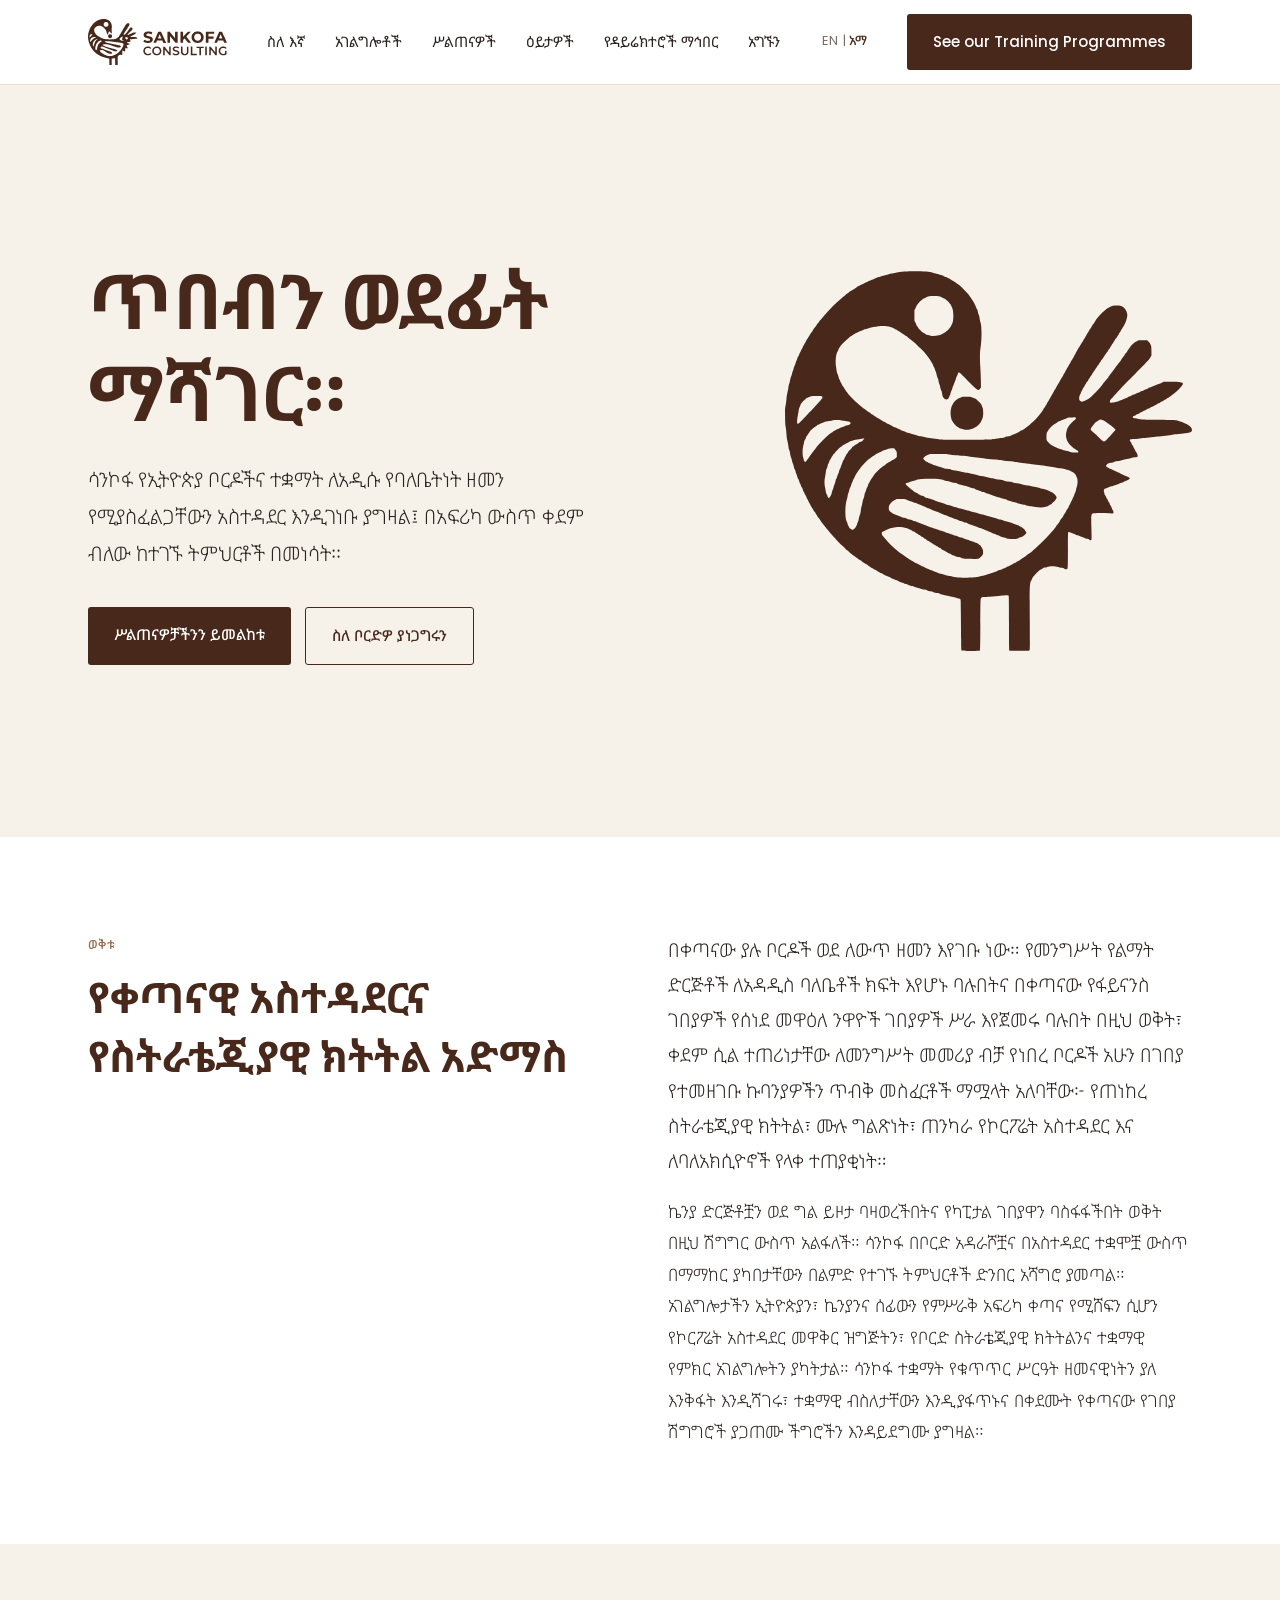
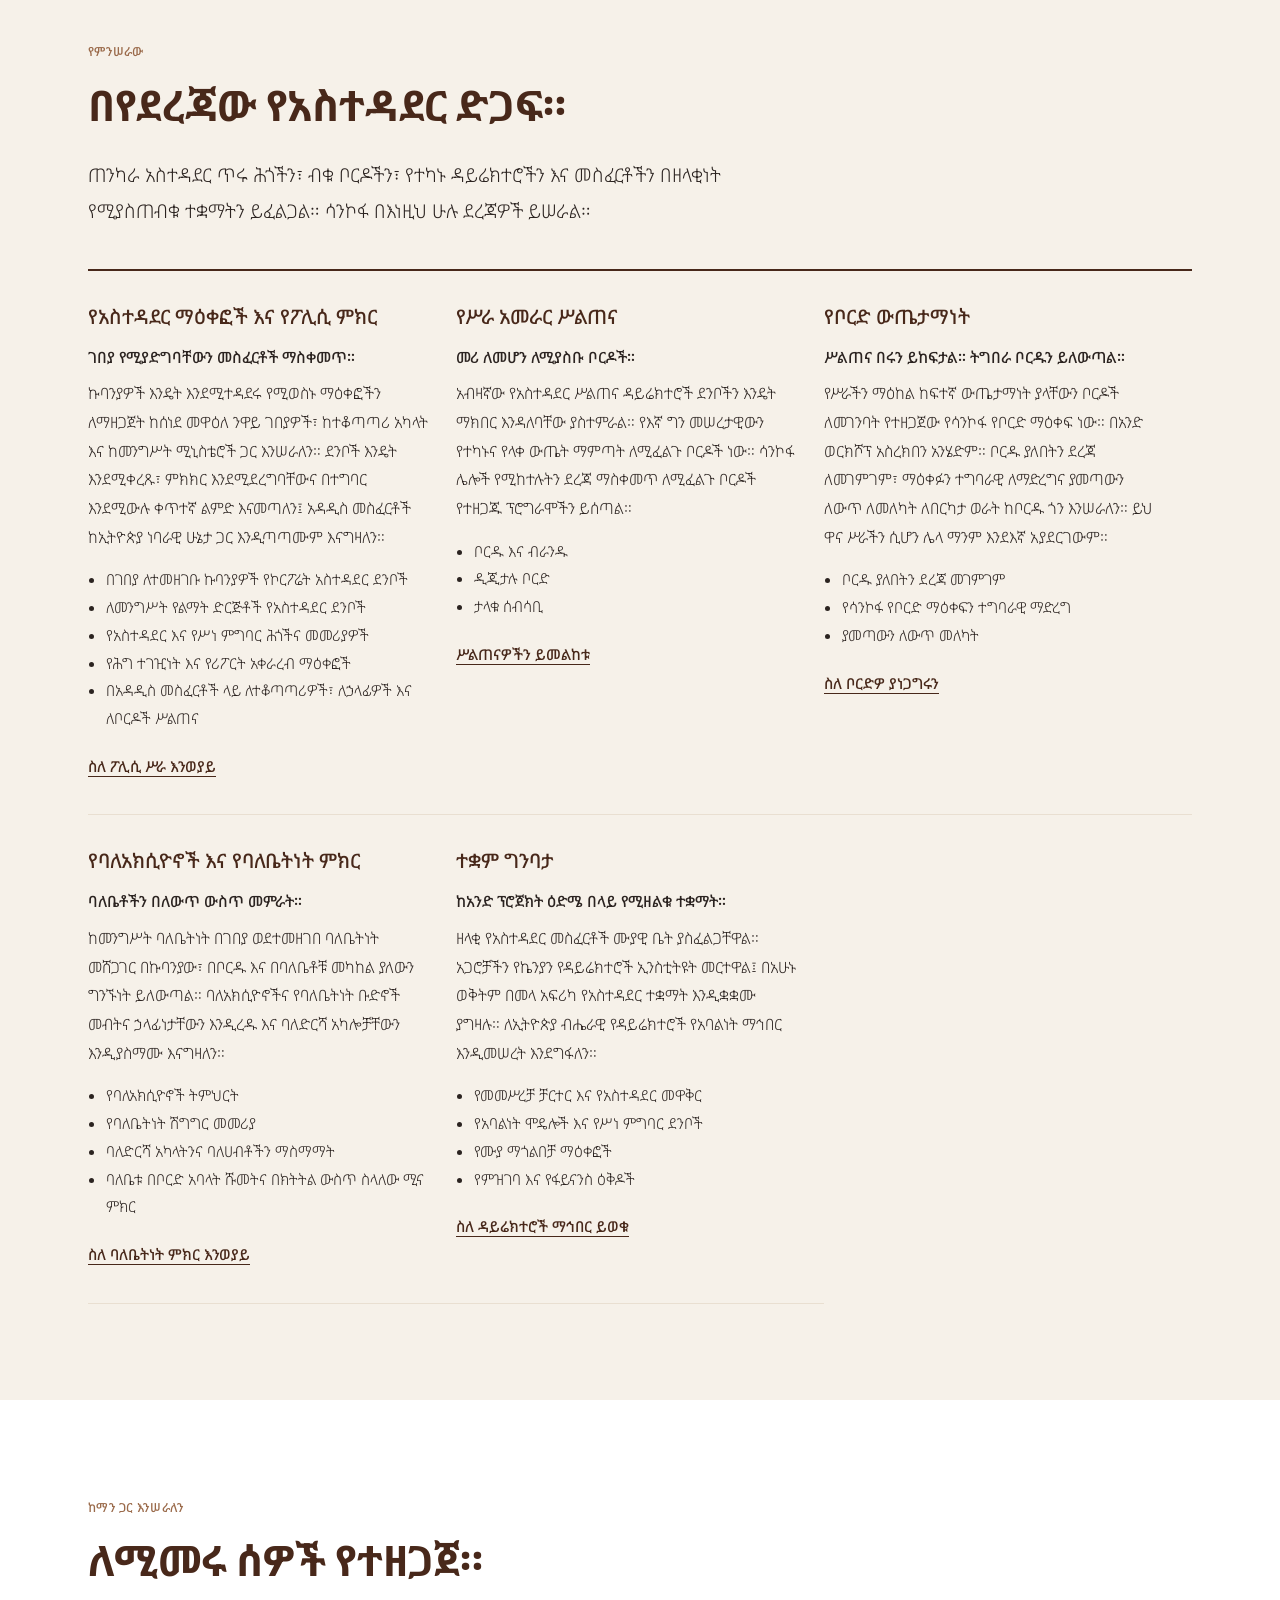
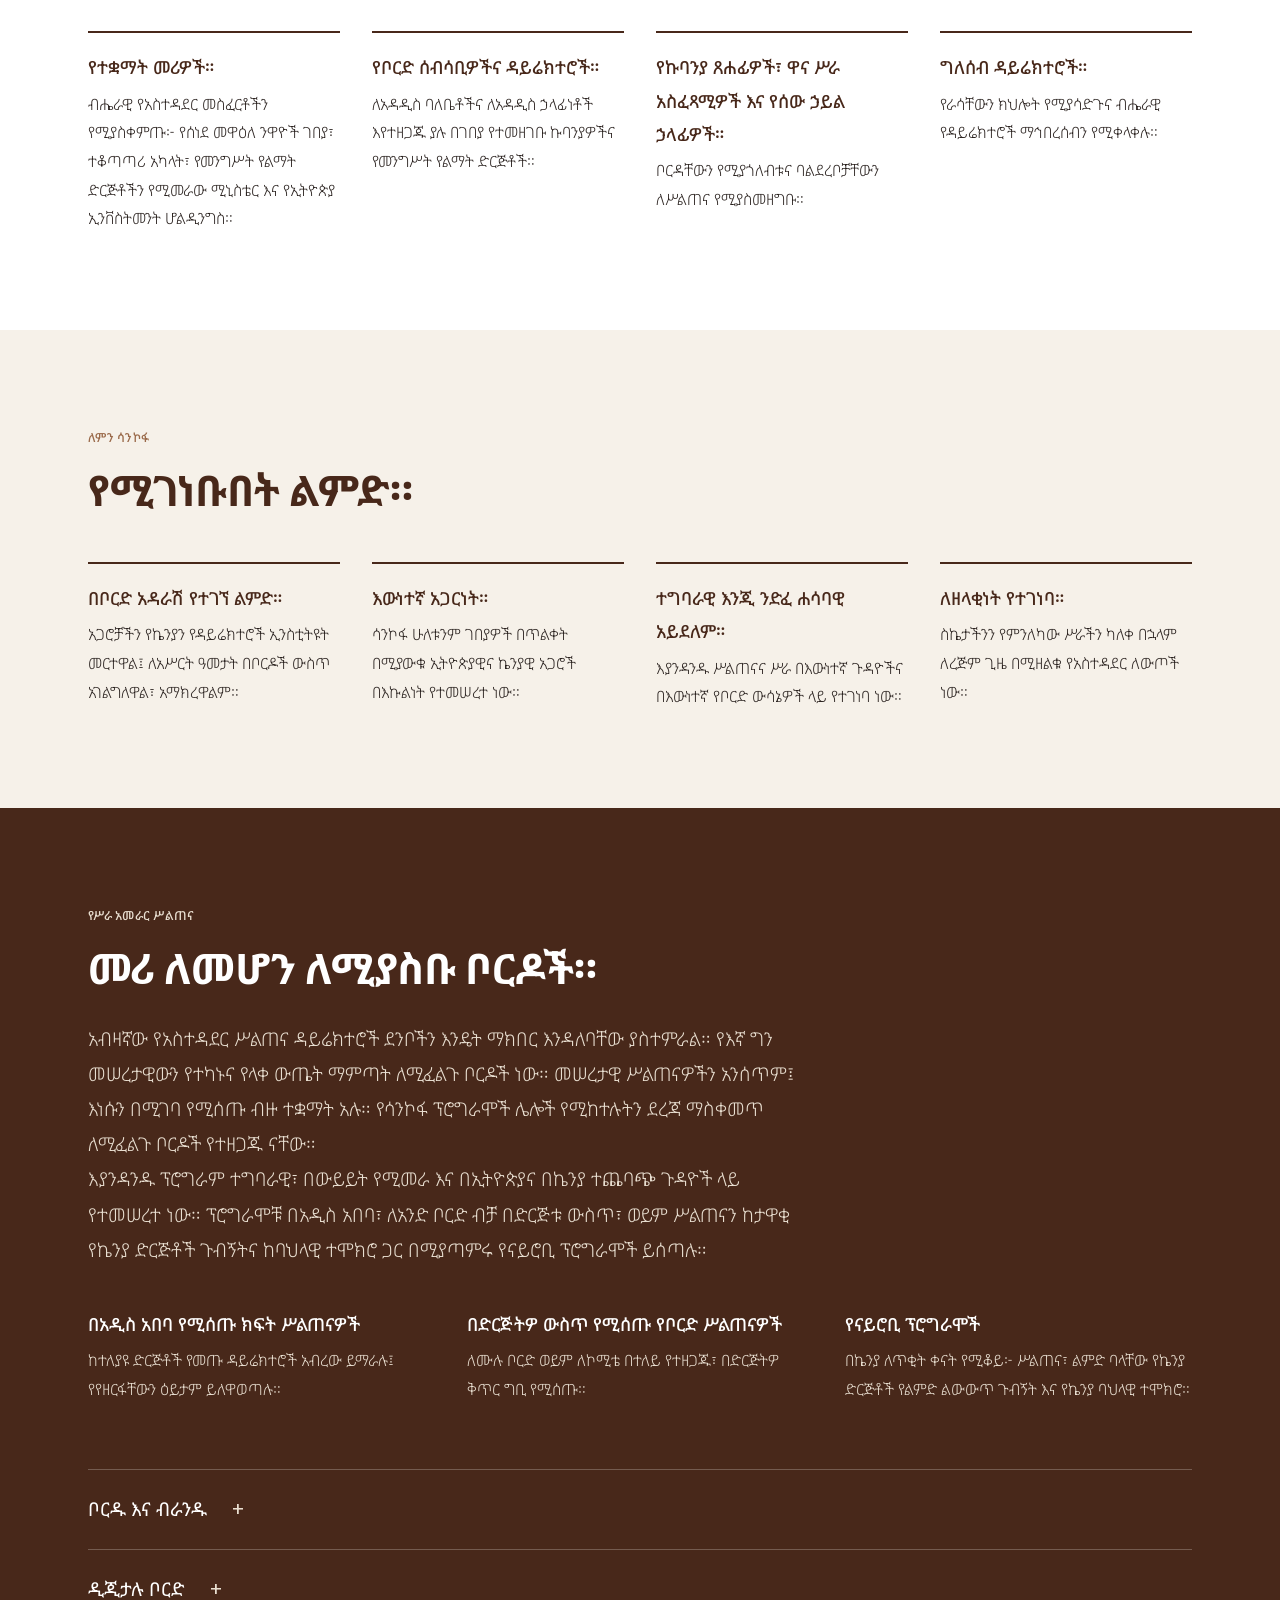
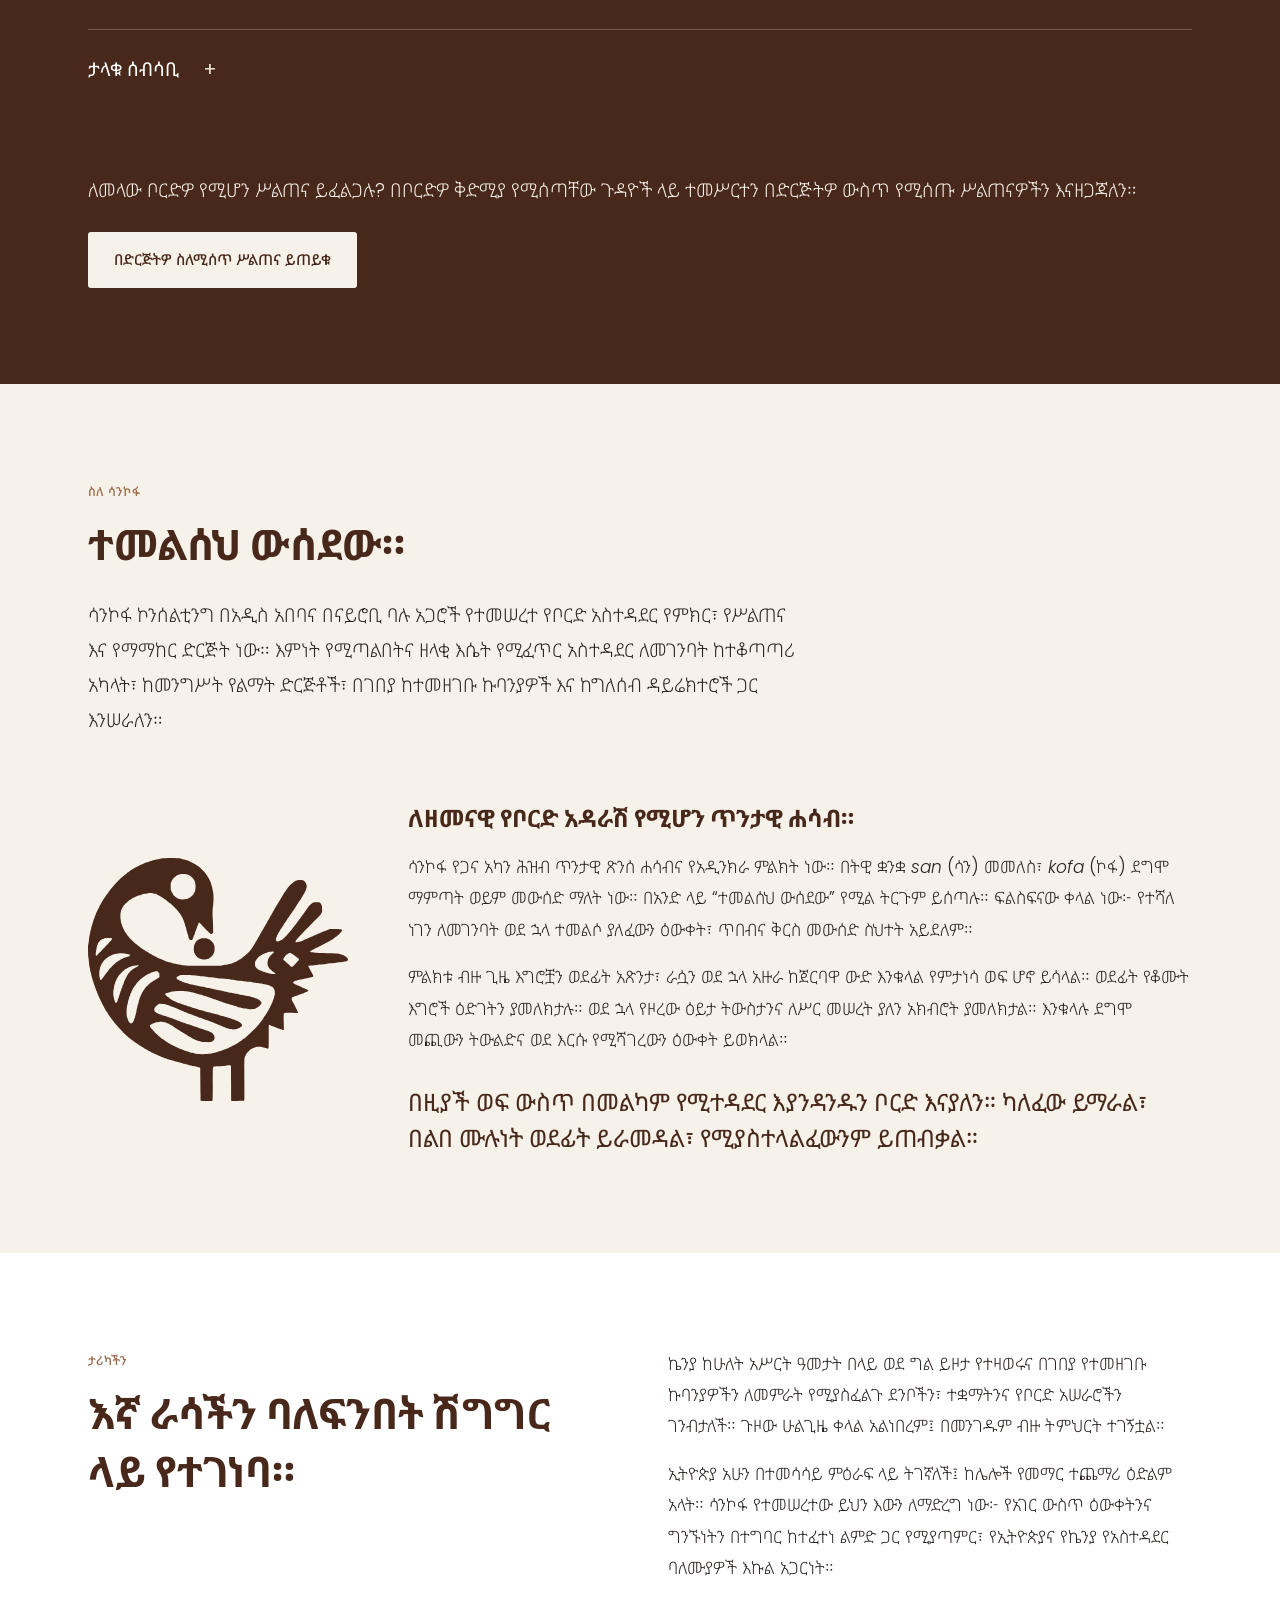
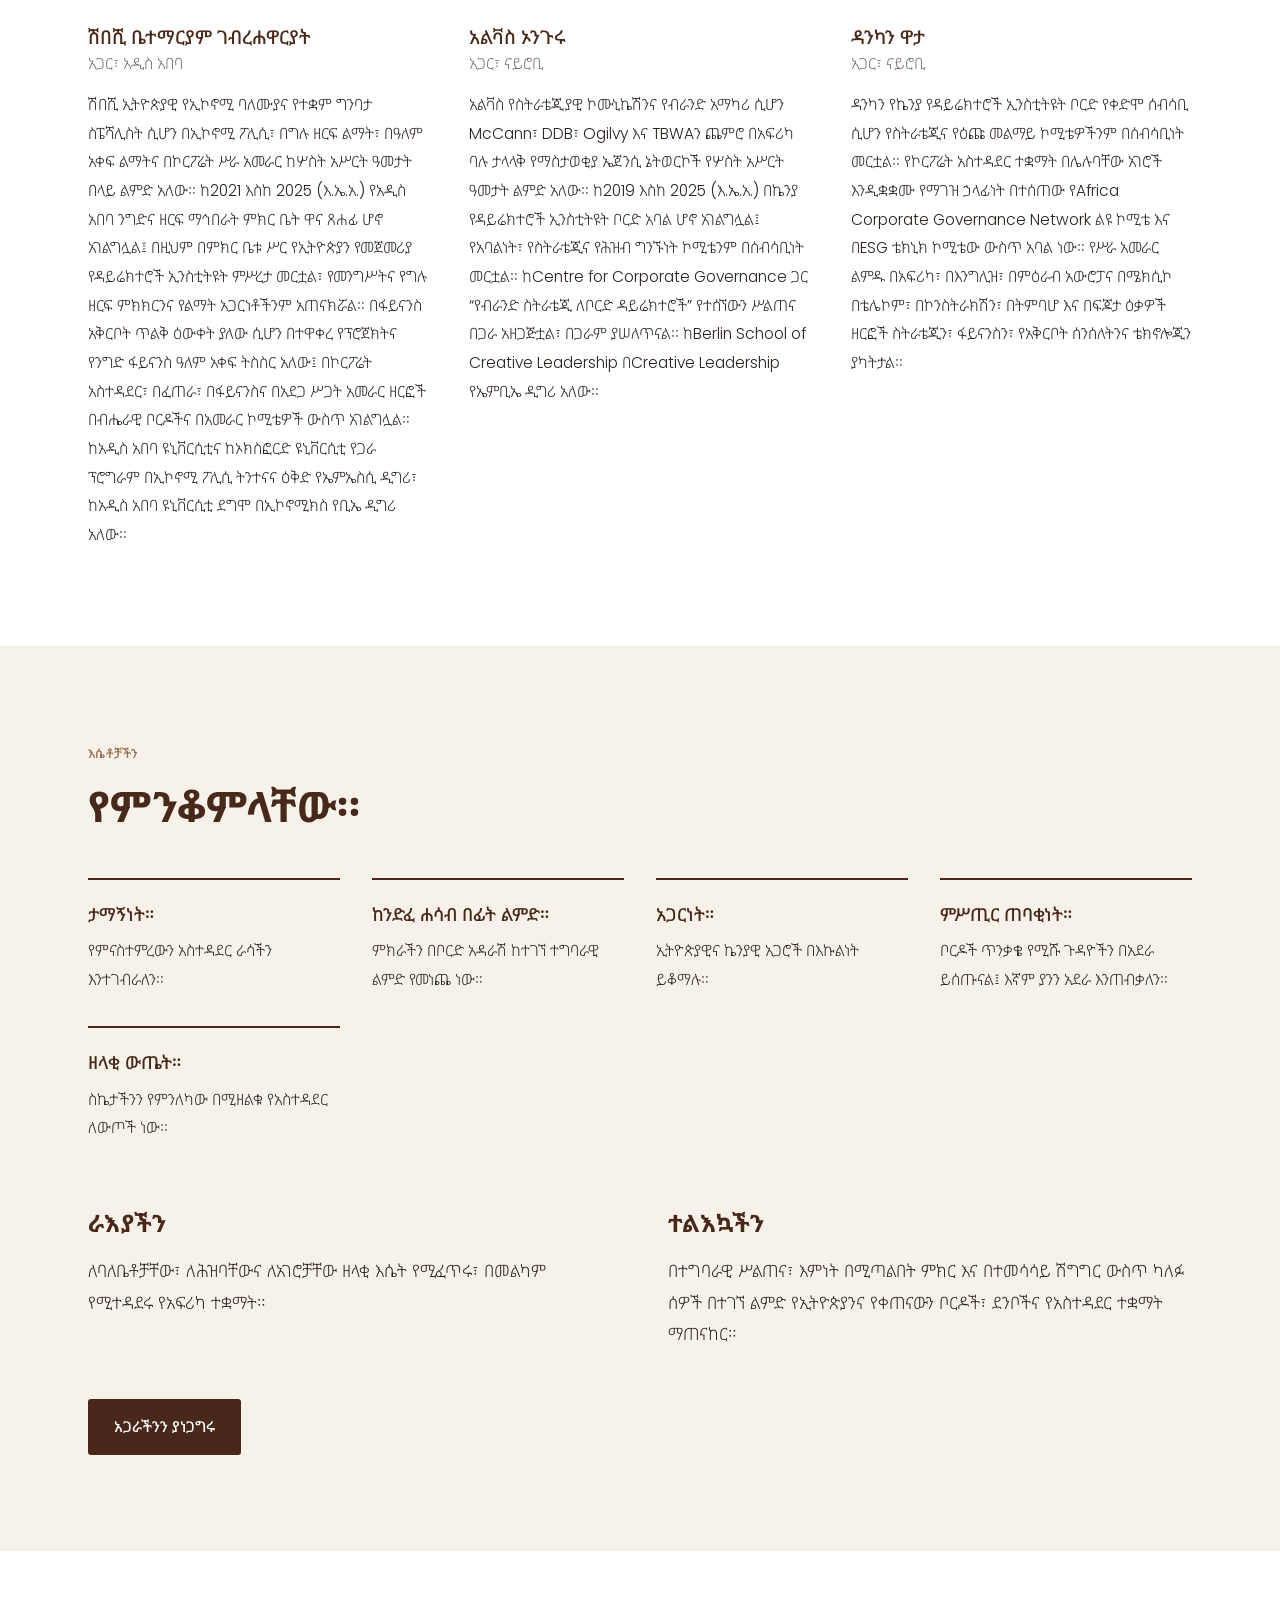
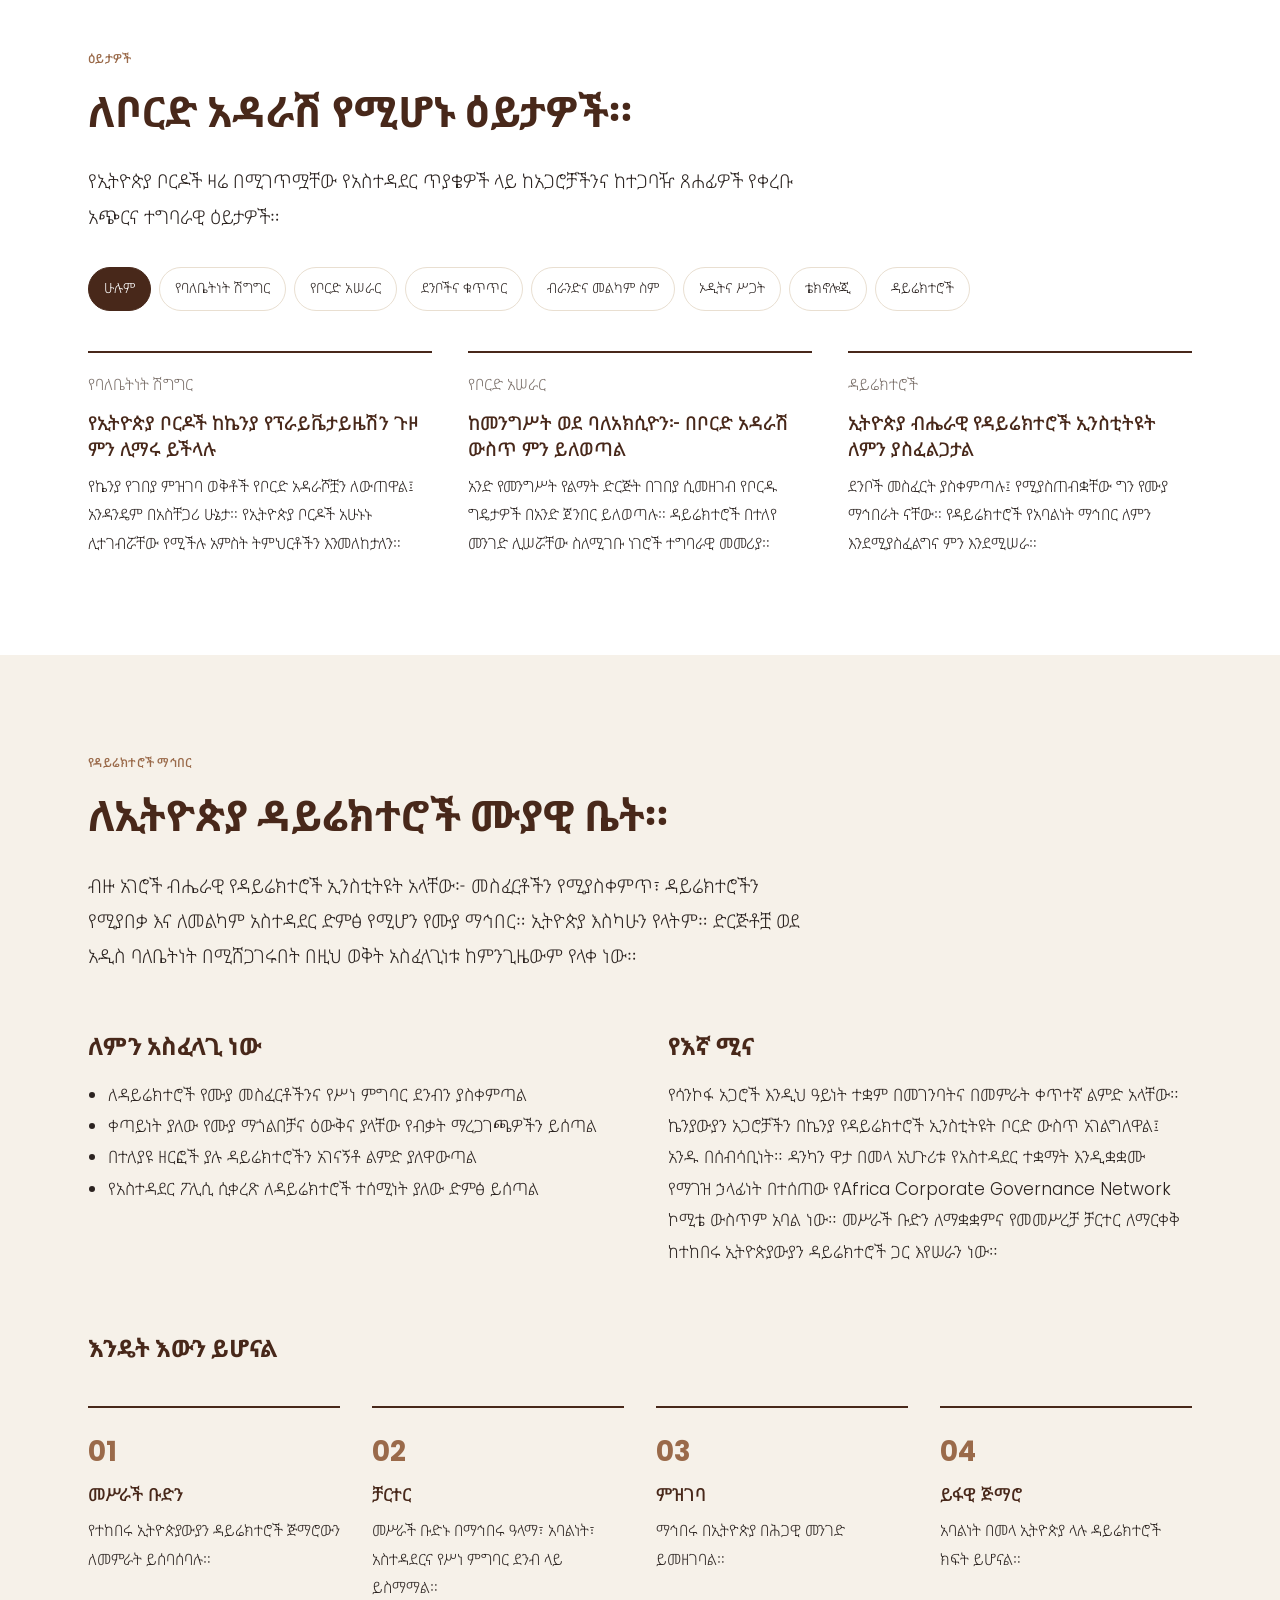
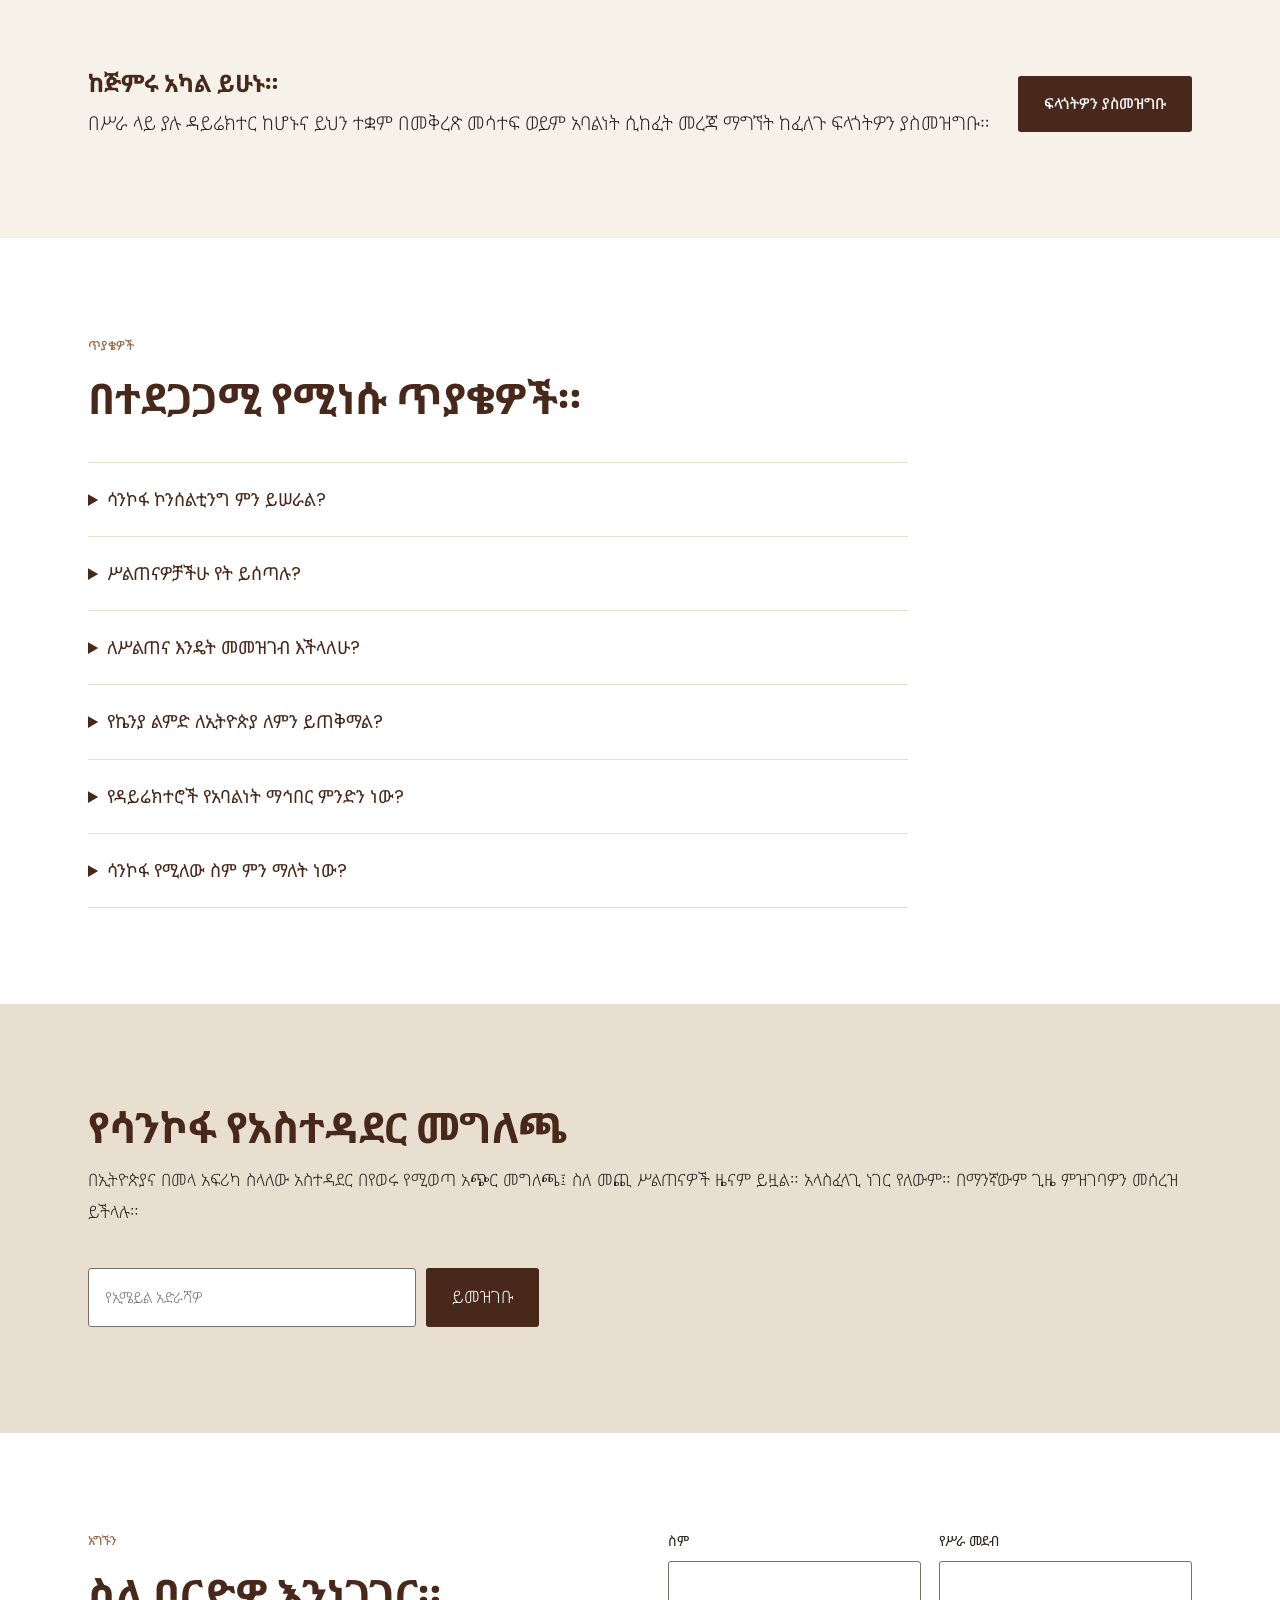
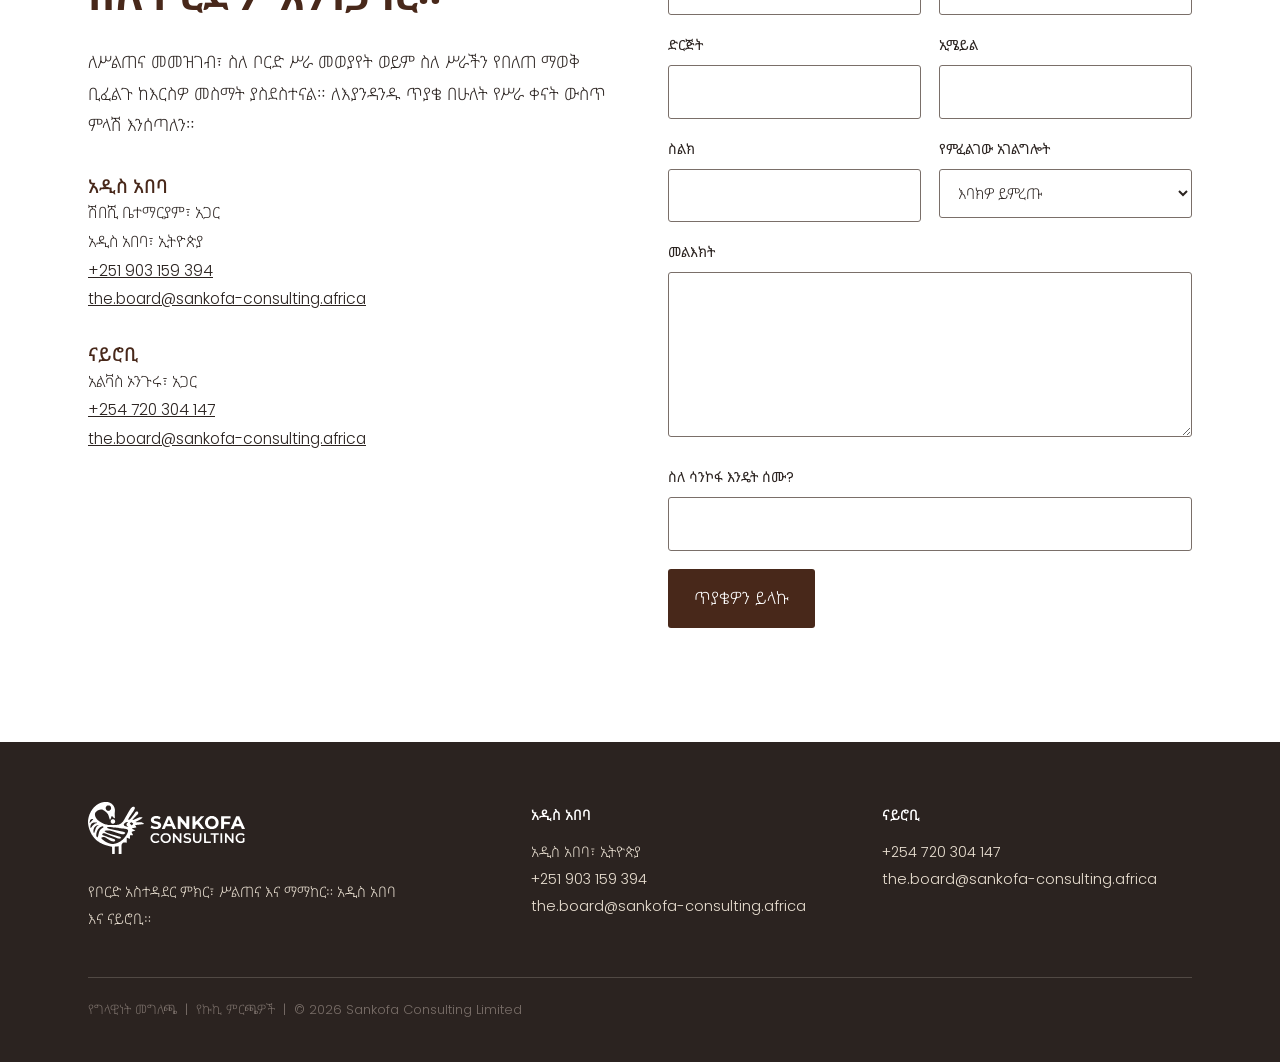
<file: am/index.html>
<!doctype html>
<!-- DRAFT TRANSLATION: this Amharic copy must be reviewed by a professional
     translator and by Shibeshi Bettemariam before launch (see brief, section 6).
     Keep the structure in step with ../index.html when either page changes. -->
<html lang="am">
  <head>
    <meta charset="utf-8" />
    <meta
      name="viewport"
      content="width=device-width, initial-scale=1, viewport-fit=cover"
    />
    <title>ሳንኮፋ ኮንሰልቲንግ | የቦርድ አስተዳደር ምክር እና ሥልጠና፣ ኢትዮጵያ</title>
    <meta
      name="description"
      content="ሳንኮፋ የኢትዮጵያ ቦርዶች፣ ተቆጣጣሪ አካላት እና የመንግሥት የልማት ድርጅቶች ጠንካራ አስተዳደር እንዲገነቡ ያግዛል፤ ኬንያ ድርጅቶችን ወደ ግል ይዞታ በማዛወርና በገበያ በማስመዝገብ ካገኘችው ልምድ በመነሳት።"
    />
    <meta name="theme-color" content="#48281a" />
    <meta name="robots" content="index, follow" />
    <link rel="canonical" href="https://sankofa-consulting.africa/am/" />
    <link rel="alternate" hreflang="en" href="https://sankofa-consulting.africa/" />
    <link rel="alternate" hreflang="am" href="https://sankofa-consulting.africa/am/" />
    <link rel="alternate" hreflang="x-default" href="https://sankofa-consulting.africa/" />
    <link rel="icon" href="/assets/bird.svg" type="image/svg+xml" />
    <meta property="og:type" content="website" />
    <meta property="og:site_name" content="ሳንኮፋ ኮንሰልቲንግ" />
    <meta
      property="og:title"
      content="ሳንኮፋ ኮንሰልቲንግ | የቦርድ አስተዳደር ምክር እና ሥልጠና፣ ኢትዮጵያ"
    />
    <meta
      property="og:description"
      content="ሳንኮፋ የኢትዮጵያ ቦርዶች፣ ተቆጣጣሪ አካላት እና የመንግሥት የልማት ድርጅቶች ጠንካራ አስተዳደር እንዲገነቡ ያግዛል።"
    />
    <meta property="og:url" content="https://sankofa-consulting.africa/am/" />
    <meta property="og:locale" content="am_ET" />
    <meta property="og:locale:alternate" content="en_GB" />
    <meta property="og:image" content="https://sankofa-consulting.africa/og-image.png" />
    <meta property="og:image:type" content="image/png" />
    <meta property="og:image:width" content="1200" />
    <meta property="og:image:height" content="630" />
    <meta name="twitter:card" content="summary_large_image" />
    <meta name="twitter:title" content="ሳንኮፋ ኮንሰልቲንግ | የቦርድ አስተዳደር ምክር እና ሥልጠና፣ ኢትዮጵያ" />
    <meta name="twitter:description" content="ሳንኮፋ የኢትዮጵያ ቦርዶች፣ ተቆጣጣሪ አካላት እና የመንግሥት የልማት ድርጅቶች ጠንካራ አስተዳደር እንዲገነቡ ያግዛል።" />
    <meta name="twitter:image" content="https://sankofa-consulting.africa/og-image.png" />
    <meta name="twitter:image:alt" content="ሳንኮፋ ኮንሰልቲንግ፦ የቦርድ አስተዳደር ምክር እና ሥልጠና" />
    <script type="application/ld+json">
      {
        "@context": "https://schema.org",
        "@graph": [
          {
            "@type": "WebPage",
            "@id": "https://sankofa-consulting.africa/am/#webpage",
            "url": "https://sankofa-consulting.africa/am/",
            "name": "ሳንኮፋ ኮንሰልቲንግ | የቦርድ አስተዳደር ምክር እና ሥልጠና፣ ኢትዮጵያ",
            "inLanguage": "am",
            "isPartOf": { "@id": "https://sankofa-consulting.africa/#website" },
            "about": { "@id": "https://sankofa-consulting.africa/#organization" }
          }
        ]
      }
    </script>
    <link rel="preconnect" href="https://fonts.googleapis.com" />
    <link rel="preconnect" href="https://fonts.gstatic.com" crossorigin />
    <link
      href="https://fonts.googleapis.com/css2?family=Poppins:wght@300;400;500;700&family=Noto+Sans+Ethiopic:wght@300;400;500;700&display=swap"
      rel="stylesheet"
    />
    <link rel="stylesheet" href="../assets/site.css" />
  </head>
  <body>
    <a class="skip" href="#main">ወደ ዋናው ይዘት ይሂዱ</a>
    <header>
      <div class="wrap nav">
        <a href="#" aria-label="ሳንኮፋ ኮንሰልቲንግ መነሻ ገጽ"
          ><img src="../assets/logo.svg" alt="ሳንኮፋ ኮንሰልቲንግ"
        /></a>
        <button
          class="menu-toggle"
          type="button"
          aria-expanded="false"
          aria-controls="primary-nav"
        >
          ማውጫ
        </button>
        <nav aria-label="ዋና ማውጫ">
          <ul id="primary-nav">
            <li><a href="#about">ስለ እኛ</a></li>
            <li><a href="#services">አገልግሎቶች</a></li>
            <li><a href="#programmes">ሥልጠናዎች</a></li>
            <li><a href="#insights">ዕይታዎች</a></li>
            <li><a href="#directors-body">የዳይሬክተሮች ማኅበር</a></li>
            <li><a href="#contact">አግኙን</a></li>
            <li class="lang">
              <a href="../index.html" lang="en" hreflang="en" aria-label="English"
                >EN</a
              >
              | <span aria-current="true">አማ</span>
            </li>
          </ul>
        </nav>
        <a class="btn" href="../training/" lang="en">See our Training Programmes</a>
      </div>
    </header>
    <main id="main">
      <section class="hero">
        <div class="wrap">
          <div>
            <h1>ጥበብን ወደፊት ማሻገር።</h1>
            <p>
              ሳንኮፋ የኢትዮጵያ ቦርዶችና ተቋማት ለአዲሱ የባለቤትነት ዘመን የሚያስፈልጋቸውን
              አስተዳደር እንዲገነቡ ያግዛል፤ በአፍሪካ ውስጥ ቀደም ብለው ከተገኙ ትምህርቶች
              በመነሳት።
            </p>
            <div class="cta">
              <a class="btn" href="#programmes">ሥልጠናዎቻችንን ይመልከቱ</a
              ><a
                class="btn ghost"
                href="#contact"
                data-interest="Board consultancy"
                >ስለ ቦርድዎ ያነጋግሩን</a
              >
            </div>
          </div>
          <img class="bird" src="../assets/bird.svg" alt="" />
        </div>
      </section>
      <section>
        <div class="wrap moment">
          <div>
            <span class="eyebrow">ወቅቱ</span>
            <h2>የቀጣናዊ አስተዳደርና የስትራቴጂያዊ ክትትል አድማስ</h2>
          </div>
          <div>
            <p class="lede">
              በቀጣናው ያሉ ቦርዶች ወደ ለውጥ ዘመን እየገቡ ነው። የመንግሥት የልማት ድርጅቶች ለአዳዲስ
              ባለቤቶች ክፍት እየሆኑ ባሉበትና በቀጣናው የፋይናንስ ገበያዎች የሰነደ መዋዕለ ንዋዮች
              ገበያዎች ሥራ እየጀመሩ ባሉበት በዚህ ወቅት፣ ቀደም ሲል ተጠሪነታቸው ለመንግሥት መመሪያ ብቻ የነበረ ቦርዶች አሁን
              በገበያ የተመዘገቡ ኩባንያዎችን ጥብቅ መስፈርቶች ማሟላት አለባቸው፦ የጠነከረ
              ስትራቴጂያዊ ክትትል፣ ሙሉ ግልጽነት፣ ጠንካራ የኮርፖሬት አስተዳደር እና ለባለአክሲዮኖች
              የላቀ ተጠያቂነት።
            </p>
            <p style="margin-top: 18px">
              ኬንያ ድርጅቶቿን ወደ ግል ይዞታ ባዛወረችበትና የካፒታል ገበያዋን ባስፋፋችበት ወቅት
              በዚህ ሽግግር ውስጥ አልፋለች። ሳንኮፋ በቦርድ አዳራሾቿና በአስተዳደር ተቋሞቿ ውስጥ
              በማማከር ያካበታቸውን በልምድ የተገኙ ትምህርቶች ድንበር አሻግሮ ያመጣል። አገልግሎታችን
              ኢትዮጵያን፣ ኬንያንና ሰፊውን የምሥራቅ አፍሪካ ቀጣና የሚሸፍን ሲሆን የኮርፖሬት
              አስተዳደር መዋቅር ዝግጅትን፣ የቦርድ ስትራቴጂያዊ ክትትልንና ተቋማዊ የምክር
              አገልግሎትን ያካትታል። ሳንኮፋ ተቋማት የቁጥጥር ሥርዓት ዘመናዊነትን ያለ እንቅፋት
              እንዲሻገሩ፣ ተቋማዊ ብስለታቸውን እንዲያፋጥኑና በቀደሙት የቀጣናው የገበያ ሽግግሮች
              ያጋጠሙ ችግሮችን እንዳይደግሙ ያግዛል።
            </p>
          </div>
        </div>
      </section>
      <section class="services alt" id="services">
        <div class="wrap">
          <span class="eyebrow">የምንሠራው</span>
          <h2>በየደረጃው የአስተዳደር ድጋፍ።</h2>
          <p class="lede">
            ጠንካራ አስተዳደር ጥሩ ሕጎችን፣ ብቁ ቦርዶችን፣ የተካኑ ዳይሬክተሮችን እና መስፈርቶችን
            በዘላቂነት የሚያስጠብቁ ተቋማትን ይፈልጋል። ሳንኮፋ በእነዚህ ሁሉ ደረጃዎች ይሠራል።
          </p>
          <div class="svc">
            <div>
              <h3>የአስተዳደር ማዕቀፎች እና የፖሊሲ ምክር</h3>
              <p class="tag">ገበያ የሚያድግባቸውን መስፈርቶች ማስቀመጥ።</p>
              <p>
                ኩባንያዎች እንዴት እንደሚተዳደሩ የሚወስኑ ማዕቀፎችን ለማዘጋጀት ከሰነደ መዋዕለ
                ንዋይ ገበያዎች፣ ከተቆጣጣሪ አካላት እና ከመንግሥት ሚኒስቴሮች ጋር እንሠራለን።
                ደንቦች እንዴት እንደሚቀረጹ፣ ምክክር እንደሚደረግባቸውና በተግባር እንደሚውሉ
                ቀጥተኛ ልምድ እናመጣለን፤ አዳዲስ መስፈርቶች ከኢትዮጵያ ነባራዊ ሁኔታ ጋር
                እንዲጣጣሙም እናግዛለን።
              </p>
              <ul>
                <li>በገበያ ለተመዘገቡ ኩባንያዎች የኮርፖሬት አስተዳደር ደንቦች</li>
                <li>ለመንግሥት የልማት ድርጅቶች የአስተዳደር ደንቦች</li>
                <li>የአስተዳደር እና የሥነ ምግባር ሕጎችና መመሪያዎች</li>
                <li>የሕግ ተገዢነት እና የሪፖርት አቀራረብ ማዕቀፎች</li>
                <li>በአዳዲስ መስፈርቶች ላይ ለተቆጣጣሪዎች፣ ለኃላፊዎች እና ለቦርዶች ሥልጠና</li>
              </ul>
              <a class="more" href="#contact" data-interest="Policy and frameworks"
                >ስለ ፖሊሲ ሥራ እንወያይ</a
              >
            </div>
            <div>
              <h3>የሥራ አመራር ሥልጠና</h3>
              <p class="tag">መሪ ለመሆን ለሚያስቡ ቦርዶች።</p>
              <p>
                አብዛኛው የአስተዳደር ሥልጠና ዳይሬክተሮች ደንቦችን እንዴት ማክበር እንዳለባቸው
                ያስተምራል። የእኛ ግን መሠረታዊውን የተካኑና የላቀ ውጤት ማምጣት ለሚፈልጉ
                ቦርዶች ነው። ሳንኮፋ ሌሎች የሚከተሉትን ደረጃ ማስቀመጥ ለሚፈልጉ ቦርዶች
                የተዘጋጁ ፕሮግራሞችን ይሰጣል።
              </p>
              <ul>
                <li>ቦርዱ እና ብራንዱ</li>
                <li>ዲጂታሉ ቦርድ</li>
                <li>ታላቁ ሰብሳቢ</li>
              </ul>
              <a class="more" href="#programmes">ሥልጠናዎችን ይመልከቱ</a>
            </div>
            <div>
              <h3>የቦርድ ውጤታማነት</h3>
              <p class="tag">ሥልጠና በሩን ይከፍታል። ትግበራ ቦርዱን ይለውጣል።</p>
              <p>
                የሥራችን ማዕከል ከፍተኛ ውጤታማነት ያላቸውን ቦርዶች ለመገንባት የተዘጋጀው
                የሳንኮፋ የቦርድ ማዕቀፍ ነው። በአንድ ወርክሾፕ አስረክበን አንሄድም።
                ቦርዱ ያለበትን ደረጃ ለመገምገም፣ ማዕቀፉን ተግባራዊ ለማድረግና ያመጣውን
                ለውጥ ለመለካት ለበርካታ ወራት ከቦርዱ ጎን እንሠራለን። ይህ ዋና ሥራችን
                ሲሆን ሌላ ማንም እንደእኛ አያደርገውም።
              </p>
              <ul>
                <li>ቦርዱ ያለበትን ደረጃ መገምገም</li>
                <li>የሳንኮፋ የቦርድ ማዕቀፍን ተግባራዊ ማድረግ</li>
                <li>ያመጣውን ለውጥ መለካት</li>
              </ul>
              <a class="more" href="#contact" data-interest="Board effectiveness"
                >ስለ ቦርድዎ ያነጋግሩን</a
              >
            </div>
            <div>
              <h3>የባለአክሲዮኖች እና የባለቤትነት ምክር</h3>
              <p class="tag">ባለቤቶችን በለውጥ ውስጥ መምራት።</p>
              <p>
                ከመንግሥት ባለቤትነት በገበያ ወደተመዘገበ ባለቤትነት መሸጋገር በኩባንያው፣ በቦርዱ
                እና በባለቤቶቹ መካከል ያለውን ግንኙነት ይለውጣል። ባለአክሲዮኖችና የባለቤትነት
                ቡድኖች መብትና ኃላፊነታቸውን እንዲረዱ እና ባለድርሻ አካሎቻቸውን እንዲያስማሙ
                እናግዛለን።
              </p>
              <ul>
                <li>የባለአክሲዮኖች ትምህርት</li>
                <li>የባለቤትነት ሽግግር መመሪያ</li>
                <li>ባለድርሻ አካላትንና ባለሀብቶችን ማስማማት</li>
                <li>ባለቤቱ በቦርድ አባላት ሹመትና በክትትል ውስጥ ስላለው ሚና ምክር</li>
              </ul>
              <a class="more" href="#contact" data-interest="Shareholder advisory"
                >ስለ ባለቤትነት ምክር እንወያይ</a
              >
            </div>
            <div>
              <h3>ተቋም ግንባታ</h3>
              <p class="tag">ከአንድ ፕሮጀክት ዕድሜ በላይ የሚዘልቁ ተቋማት።</p>
              <p>
                ዘላቂ የአስተዳደር መስፈርቶች ሙያዊ ቤት ያስፈልጋቸዋል። አጋሮቻችን የኬንያን
                የዳይሬክተሮች ኢንስቲትዩት መርተዋል፤ በአሁኑ ወቅትም በመላ አፍሪካ የአስተዳደር
                ተቋማት እንዲቋቋሙ ያግዛሉ። ለኢትዮጵያ ብሔራዊ የዳይሬክተሮች የአባልነት ማኅበር
                እንዲመሠረት እንደግፋለን።
              </p>
              <ul>
                <li>የመመሥረቻ ቻርተር እና የአስተዳደር መዋቅር</li>
                <li>የአባልነት ሞዴሎች እና የሥነ ምግባር ደንቦች</li>
                <li>የሙያ ማጎልበቻ ማዕቀፎች</li>
                <li>የምዝገባ እና የፋይናንስ ዕቅዶች</li>
              </ul>
              <a class="more" href="#directors-body">ስለ ዳይሬክተሮች ማኅበር ይወቁ</a>
            </div>
          </div>
        </div>
      </section>
      <section>
        <div class="wrap">
          <span class="eyebrow">ከማን ጋር እንሠራለን</span>
          <h2>ለሚመሩ ሰዎች የተዘጋጀ።</h2>
          <ul class="points">
            <li>
              <strong>የተቋማት መሪዎች።</strong> ብሔራዊ የአስተዳደር መስፈርቶችን የሚያስቀምጡ፦
              የሰነደ መዋዕለ ንዋዮች ገበያ፣ ተቆጣጣሪ አካላት፣ የመንግሥት የልማት ድርጅቶችን
              የሚመራው ሚኒስቴር እና የኢትዮጵያ ኢንቨስትመንት ሆልዲንግስ።
            </li>
            <li>
              <strong>የቦርድ ሰብሳቢዎችና ዳይሬክተሮች።</strong> ለአዳዲስ ባለቤቶችና ለአዳዲስ
              ኃላፊነቶች እየተዘጋጁ ያሉ በገበያ የተመዘገቡ ኩባንያዎችና የመንግሥት የልማት
              ድርጅቶች።
            </li>
            <li>
              <strong>የኩባንያ ጸሐፊዎች፣ ዋና ሥራ አስፈጻሚዎች እና የሰው ኃይል
              ኃላፊዎች።</strong>
              ቦርዳቸውን የሚያጎለብቱና ባልደረቦቻቸውን ለሥልጠና የሚያስመዘግቡ።
            </li>
            <li>
              <strong>ግለሰብ ዳይሬክተሮች።</strong> የራሳቸውን ክህሎት የሚያሳድጉና ብሔራዊ
              የዳይሬክተሮች ማኅበረሰብን የሚቀላቀሉ።
            </li>
          </ul>
        </div>
      </section>
      <section class="alt">
        <div class="wrap">
          <span class="eyebrow">ለምን ሳንኮፋ</span>
          <h2>የሚገነቡበት ልምድ።</h2>
          <ul class="points">
            <li>
              <strong>በቦርድ አዳራሽ የተገኘ ልምድ።</strong> አጋሮቻችን የኬንያን የዳይሬክተሮች
              ኢንስቲትዩት መርተዋል፤ ለአሥርት ዓመታት በቦርዶች ውስጥ አገልግለዋል፣
              አማክረዋልም።
            </li>
            <li>
              <strong>እውነተኛ አጋርነት።</strong> ሳንኮፋ ሁለቱንም ገበያዎች በጥልቀት
              በሚያውቁ ኢትዮጵያዊና ኬንያዊ አጋሮች በእኩልነት የተመሠረተ ነው።
            </li>
            <li>
              <strong>ተግባራዊ እንጂ ንድፈ ሐሳባዊ አይደለም።</strong> እያንዳንዱ ሥልጠናና
              ሥራ በእውነተኛ ጉዳዮችና በእውነተኛ የቦርድ ውሳኔዎች ላይ የተገነባ ነው።
            </li>
            <li>
              <strong>ለዘላቂነት የተገነባ።</strong> ስኬታችንን የምንለካው ሥራችን ካለቀ በኋላም
              ለረጅም ጊዜ በሚዘልቁ የአስተዳደር ለውጦች ነው።
            </li>
          </ul>
        </div>
      </section>
      <section class="prog" id="programmes">
        <div class="wrap">
          <span class="eyebrow">የሥራ አመራር ሥልጠና</span>
          <h2>መሪ ለመሆን ለሚያስቡ ቦርዶች።</h2>
          <p class="lede">
            አብዛኛው የአስተዳደር ሥልጠና ዳይሬክተሮች ደንቦችን እንዴት ማክበር እንዳለባቸው
            ያስተምራል። የእኛ ግን መሠረታዊውን የተካኑና የላቀ ውጤት ማምጣት ለሚፈልጉ
            ቦርዶች ነው። መሠረታዊ ሥልጠናዎችን አንሰጥም፤ እነሱን በሚገባ የሚሰጡ ብዙ
            ተቋማት አሉ። የሳንኮፋ ፕሮግራሞች ሌሎች የሚከተሉትን ደረጃ ማስቀመጥ ለሚፈልጉ
            ቦርዶች የተዘጋጁ ናቸው።
          </p>
          <p class="lede">
            እያንዳንዱ ፕሮግራም ተግባራዊ፣ በውይይት የሚመራ እና በኢትዮጵያና በኬንያ
            ተጨባጭ ጉዳዮች ላይ የተመሠረተ ነው። ፕሮግራሞቹ በአዲስ አበባ፣ ለአንድ ቦርድ
            ብቻ በድርጅቱ ውስጥ፣ ወይም ሥልጠናን ከታዋቂ የኬንያ ድርጅቶች ጉብኝትና ከባህላዊ
            ተሞክሮ ጋር በሚያጣምሩ የናይሮቢ ፕሮግራሞች ይሰጣሉ።
          </p>
          <div class="formats">
            <div>
              <h3>በአዲስ አበባ የሚሰጡ ክፍት ሥልጠናዎች</h3>
              <p>
                ከተለያዩ ድርጅቶች የመጡ ዳይሬክተሮች አብረው ይማራሉ፤ የየዘርፋቸውን ዕይታም
                ይለዋወጣሉ።
              </p>
            </div>
            <div>
              <h3>በድርጅትዎ ውስጥ የሚሰጡ የቦርድ ሥልጠናዎች</h3>
              <p>ለሙሉ ቦርድ ወይም ለኮሚቴ በተለይ የተዘጋጁ፣ በድርጅትዎ ቅጥር ግቢ የሚሰጡ።</p>
            </div>
            <div>
              <h3>የናይሮቢ ፕሮግራሞች</h3>
              <p>
                በኬንያ ለጥቂት ቀናት የሚቆይ፦ ሥልጠና፣ ልምድ ባላቸው የኬንያ ድርጅቶች የልምድ
                ልውውጥ ጉብኝት እና የኬንያ ባህላዊ ተሞክሮ።
              </p>
            </div>
          </div>

          <details>
            <summary>ቦርዱ እና ብራንዱ</summary>
            <div class="detail"><p>መልካም ስም የቦርድ አዳራሽ ጉዳይ ነው። ዳይሬክተሮች የድርጅቱን እጅግ ውድ የማይዳሰስ ሀብት በባለቤትነት መምራት፣ መጠበቅና ማሳደግ፣ የሥራ አመራሩንም ተጠያቂ ማድረግ ይማራሉ።</p><div class="actions"><a class="btn" href="../training/?course=S1#registration">ይመዝገቡ</a></div></div>
          </details>
          <details>
            <summary>ዲጂታሉ ቦርድ</summary>
            <div class="detail"><p>ቴክኖሎጂ አሁን ስትራቴጂን፣ ሥጋትንና እሴትን ይወስናል። ዳይሬክተሮች ስለ ዳታ፣ የሳይበር ሥጋት፣ ሰው ሠራሽ አስተውሎትና ዲጂታል ሽግግር የተሻሉ ጥያቄዎችን ማቅረብና በልበ ሙሉነት መምራት ይማራሉ።</p><div class="actions"><a class="btn" href="../training/?course=S2#registration">ይመዝገቡ</a></div></div>
          </details>
          <details>
            <summary>ታላቁ ሰብሳቢ</summary>
            <div class="detail"><p>ሰብሳቢው ቦርድን ያበለጽጋል ወይም ያዳክማል። ይህ ፕሮግራም በሥራ ላይ ላሉና ወደፊት ሰብሳቢ ለመሆን ለሚያስቡ ሰዎች የቦርድ አዳራሹን መምራት፣ ከዋና ሥራ አስፈጻሚው ጋር ያለውን ግንኙነት ማስተዳደርና ውጤታማ ቦርድ መገንባትን ያስተምራል።</p><div class="actions"><a class="btn" href="../training/?course=S4#registration">ይመዝገቡ</a></div></div>
          </details>

          <!-- Legacy programme details retained for reference but not displayed. -->
          <details hidden>
            <summary>
              የኮርፖሬት አስተዳደር መግቢያ<span>2026 4ኛ ሩብ ዓመት (እ.ኤ.አ.)፣ ቀኑ ይገለጻል</span>
            </summary>
            <div class="detail">
              <p>
                ለእያንዳንዱ ዳይሬክተር መሠረት የሆነ ሥልጠና። ቦርዶች ለምን እንደሚያስፈልጉ፣
                ዳይሬክተሮች ያለባቸውን ግዴታ እና አንድ ኩባንያ ከመንግሥት ባለቤትነት በገበያ
                ወደተመዘገበ ባለቤትነት ሲሸጋገር ምን እንደሚለወጥ ይዳስሳል።
              </p>
              <h4>የሚማሩት</h4>
              <ul>
                <li>የዳይሬክተርን ሚና፣ ግዴታና ተጠያቂነት መረዳት</li>
                <li>የቦርድን ሥራ ከሥራ አመራሩ ሥራ መለየት</li>
                <li>የመልካም አስተዳደር መሠረታዊ መርሆችን በራስዎ ቦርድ ላይ መተግበር</li>
                <li>ለገበያ ምዝገባ፣ መረጃ ይፋ ለማድረግና ለባለአክሲዮኖች ተጠያቂነት መዘጋጀት</li>
              </ul>
              <h4>ማን ቢሳተፍ ይመረጣል</h4>
              <p>
                አዲስና በሥራ ላይ ያሉ ዳይሬክተሮች፤ በተለይ በገበያ ለመመዝገብ የሚዘጋጁ ወይም
                በቅርቡ ወደ ግል ይዞታ የተዛወሩ ኩባንያዎች ዳይሬክተሮች።
              </p>
              <div class="actions">
                <a
                  class="btn"
                  href="#contact"
                  data-interest="Training"
                  data-programme="የኮርፖሬት አስተዳደር መግቢያ"
                  >ይመዝገቡ</a
                >
                <span class="muted">የአሰጣጥ ሁኔታውና ክፍያው ይገለጻል። ብሮሹር በቅርቡ ይቀርባል።</span>
              </div>
            </div>
          </details>
          <details hidden>
            <summary>የብራንድ አስተዳደር<span>2027 1ኛ ሩብ ዓመት (እ.ኤ.አ.)</span></summary>
            <div class="detail">
              <p>
                የአንድ ኩባንያ መልካም ስም እጅግ ውድ ከሆኑ ሀብቶቹ አንዱ ነው፤ ሆኖም የሚከታተሉት
                ቦርዶች ጥቂት ናቸው። “የብራንድ ስትራቴጂ ለቦርድ ዳይሬክተሮች” በተሰኘው ፕሮግራም
                ላይ የተመሠረተው ይህ ሥልጠና ብራንድን እንደ አስተዳደር ጉዳይ ይመለከታል።
              </p>
              <h4>የሚማሩት</h4>
              <ul>
                <li>ብራንድን የቦርድ ክትትል የሚያስፈልገው ስትራቴጂያዊ ሀብት አድርጎ መመልከት</li>
                <li>ስለ ብራንድ ስትራቴጂ ለሥራ አመራሩ ትክክለኛ ጥያቄዎችን ማቅረብ</li>
                <li>የብራንድ ጤንነት አመልካቾችን ማንበብ እና የመልካም ስም ሥጋትን መከታተል</li>
                <li>በብራንድ ቀውስ ወቅት ቦርዱን መምራት</li>
              </ul>
              <h4>ማን ቢሳተፍ ይመረጣል</h4>
              <p>
                ዳይሬክተሮች፣ ሰብሳቢዎች እና ስለ ስትራቴጂና መልካም ስም ለቦርድ ሪፖርት የሚያቀርቡ
                የሥራ ኃላፊዎች።
              </p>
              <div class="actions">
                <a
                  class="btn"
                  href="#contact"
                  data-interest="Training"
                  data-programme="የብራንድ አስተዳደር"
                  >ይመዝገቡ</a
                >
                <span class="muted">የአሰጣጥ ሁኔታውና ክፍያው ይገለጻል። ብሮሹር በቅርቡ ይቀርባል።</span>
              </div>
            </div>
          </details>
          <details hidden>
            <summary>ኦዲት ለቦርዶች<span>2027 2ኛ ሩብ ዓመት (እ.ኤ.አ.)</span></summary>
            <div class="detail">
              <p>
                የፋይናንስ ክትትል ቦርዱ ለባለአክሲዮኖች ካለበት ግዴታ ዋነኛው ነው። ይህ ሥልጠና
                ኦዲትን፣ ሥጋትንና የፋይናንስ ሪፖርትን በመከታተል ረገድ በራስ መተማመንን
                ይገነባል።
              </p>
              <h4>የሚማሩት</h4>
              <ul>
                <li>የውጤታማ የኦዲት ኮሚቴን ሚናና አደረጃጀት መረዳት</li>
                <li>የውስጥና የውጭ ኦዲትን መከታተል</li>
                <li>የሂሳብ መግለጫዎችንና ቁልፍ የሥጋት አመልካቾችን መተንተን</li>
                <li>የውስጥ ቁጥጥርንና የሥጋት አስተዳደርን ማጠናከር</li>
              </ul>
              <h4>ማን ቢሳተፍ ይመረጣል</h4>
              <p>
                የኦዲትና የሥጋት ኮሚቴ አባላት፣ ሰብሳቢዎች እና የፋይናንስ ሙያ ዳራ የሌላቸው
                ዳይሬክተሮች።
              </p>
              <div class="actions">
                <a
                  class="btn"
                  href="#contact"
                  data-interest="Training"
                  data-programme="ኦዲት ለቦርዶች"
                  >ይመዝገቡ</a
                >
                <span class="muted">የአሰጣጥ ሁኔታውና ክፍያው ይገለጻል። ብሮሹር በቅርቡ ይቀርባል።</span>
              </div>
            </div>
          </details>
          <details hidden>
            <summary>ታላቁ ሰብሳቢ<span>2027 3ኛ ሩብ ዓመት (እ.ኤ.አ.)</span></summary>
            <div class="detail">
              <p>
                ሰብሳቢው የመላውን ቦርድ መንፈስ ይወስናል። ይህ ሥልጠና ታላቅ የቦርድ አመራር
                በተግባር ምን እንደሚመስል ይዳስሳል።
              </p>
              <h4>የሚማሩት</h4>
              <ul>
                <li>ውጤታማና ትኩረት ያላቸው የቦርድ ስብሰባዎችን መምራት</li>
                <li>ከዋና ሥራ አስፈጻሚው ጋር ጠንካራና ሚዛናዊ ግንኙነት መገንባት</li>
                <li>የቦርድ ውስጥ ግንኙነቶችን፣ የሐሳብ ልዩነቶችንና አስቸጋሪ ውይይቶችን መምራት</li>
                <li>የቦርድ ግምገማንና የመተካካት ዕቅድን መምራት</li>
              </ul>
              <h4>ማን ቢሳተፍ ይመረጣል</h4>
              <p>በሥራ ላይ ያሉና ወደፊት ሰብሳቢ ለመሆን የሚያስቡ፣ እንዲሁም የኮሚቴ ሰብሳቢዎች።</p>
              <div class="actions">
                <a
                  class="btn"
                  href="../training/?course=S4#registration"
                  >ይመዝገቡ</a
                >
                <span class="muted">የአሰጣጥ ሁኔታውና ክፍያው ይገለጻል። ብሮሹር በቅርቡ ይቀርባል።</span>
              </div>
            </div>
          </details>
          <details hidden>
            <summary>የቴክኖሎጂ አስተዳደር<span>2027 3ኛ ሩብ ዓመት (እ.ኤ.አ.)</span></summary>
            <div class="detail">
              <p>
                ቴክኖሎጂ አሁን በየዘርፉ ስትራቴጂን፣ ሥጋትንና እሴትን ይወስናል። ይህ ሥልጠና
                ቦርዶች ቴክኖሎጂን በልበ ሙሉነት እንዲከታተሉ ያስችላል።
              </p>
              <h4>የሚማሩት</h4>
              <ul>
                <li>የቴክኖሎጂ ስትራቴጂንና ዋና ዋና የዲጂታል ኢንቨስትመንቶችን መከታተል</li>
                <li>የሳይበር ደህንነትንና የመረጃ ሥጋትን መረዳትና መምራት</li>
                <li>ስለ ሰው ሠራሽ አስተውሎት ትክክለኛ ጥያቄዎችን ማቅረብ</li>
                <li>የቴክኖሎጂ ዕውቀትን በቦርዱ ስብጥር ውስጥ ማካተት</li>
              </ul>
              <h4>ማን ቢሳተፍ ይመረጣል</h4>
              <p>ሁሉም ዳይሬክተሮች፤ በተለይ በሥጋት፣ በኦዲትና በስትራቴጂ ኮሚቴዎች ውስጥ ያሉ።</p>
              <div class="actions">
                <a
                  class="btn"
                  href="#contact"
                  data-interest="Training"
                  data-programme="የቴክኖሎጂ አስተዳደር"
                  >ይመዝገቡ</a
                >
                <span class="muted">የአሰጣጥ ሁኔታውና ክፍያው ይገለጻል። ብሮሹር በቅርቡ ይቀርባል።</span>
              </div>
            </div>
          </details>

          <div class="closing">
            <p>
              ለመላው ቦርድዎ የሚሆን ሥልጠና ይፈልጋሉ? በቦርድዎ ቅድሚያ የሚሰጣቸው ጉዳዮች ላይ
              ተመሥርተን በድርጅትዎ ውስጥ የሚሰጡ ሥልጠናዎችን እናዘጋጃለን።
            </p>
            <a
              class="btn"
              href="#contact"
              data-interest="Training"
              data-message="ለቦርዳችን በድርጅታችን ውስጥ ስለሚሰጥ ሥልጠና መወያየት እፈልጋለሁ።"
              >በድርጅትዎ ስለሚሰጥ ሥልጠና ይጠይቁ</a
            >
          </div>
        </div>
      </section>
      <section class="alt" id="about">
        <div class="wrap">
          <span class="eyebrow">ስለ ሳንኮፋ</span>
          <h2>ተመልሰህ ውሰደው።</h2>
          <p class="lede">
            ሳንኮፋ ኮንሰልቲንግ በአዲስ አበባና በናይሮቢ ባሉ አጋሮች የተመሠረተ የቦርድ አስተዳደር
            የምክር፣ የሥልጠና እና የማማከር ድርጅት ነው። እምነት የሚጣልበትና ዘላቂ እሴት የሚፈጥር
            አስተዳደር ለመገንባት ከተቆጣጣሪ አካላት፣ ከመንግሥት የልማት ድርጅቶች፣ በገበያ ከተመዘገቡ
            ኩባንያዎች እና ከግለሰብ ዳይሬክተሮች ጋር እንሠራለን።
          </p>
        </div>
        <div class="wrap name" style="margin-top: 64px">
          <img src="../assets/bird.svg" alt="የሳንኮፋ ወፍ" />
          <div>
            <h3 class="sub">ለዘመናዊ የቦርድ አዳራሽ የሚሆን ጥንታዊ ሐሳብ።</h3>
            <p>
              ሳንኮፋ የጋና አካን ሕዝብ ጥንታዊ ጽንሰ ሐሳብና የአዲንክራ ምልክት ነው። በትዊ ቋንቋ
              <i lang="tw">san</i> (ሳን) መመለስ፣ <i lang="tw">kofa</i> (ኮፋ) ደግሞ
              ማምጣት ወይም መውሰድ ማለት ነው። በአንድ ላይ “ተመልሰህ ውሰደው” የሚል ትርጉም
              ይሰጣሉ። ፍልስፍናው ቀላል ነው፦ የተሻለ ነገን ለመገንባት ወደ ኋላ ተመልሶ ያለፈውን
              ዕውቀት፣ ጥበብና ቅርስ መውሰድ ስህተት አይደለም።
            </p>
            <p>
              ምልክቱ ብዙ ጊዜ እግሮቿን ወደፊት አጽንታ፣ ራሷን ወደ ኋላ አዙራ ከጀርባዋ ውድ
              እንቁላል የምታነሳ ወፍ ሆኖ ይሳላል። ወደፊት የቆሙት እግሮች ዕድገትን ያመለክታሉ።
              ወደ ኋላ የዞረው ዕይታ ትውስታንና ለሥር መሠረት ያለን አክብሮት ያመለክታል።
              እንቁላሉ ደግሞ መጪውን ትውልድና ወደ እርሱ የሚሻገረውን ዕውቀት ይወክላል።
            </p>
            <blockquote>
              በዚያች ወፍ ውስጥ በመልካም የሚተዳደር እያንዳንዱን ቦርድ እናያለን። ካለፈው ይማራል፣
              በልበ ሙሉነት ወደፊት ይራመዳል፣ የሚያስተላልፈውንም ይጠብቃል።
            </blockquote>
          </div>
        </div>
      </section>
      <section>
        <div class="wrap split">
          <div>
            <span class="eyebrow">ታሪካችን</span>
            <h2>እኛ ራሳችን ባለፍንበት ሽግግር ላይ የተገነባ።</h2>
          </div>
          <div>
            <p>
              ኬንያ ከሁለት አሥርት ዓመታት በላይ ወደ ግል ይዞታ የተዛወሩና በገበያ የተመዘገቡ
              ኩባንያዎችን ለመምራት የሚያስፈልጉ ደንቦችን፣ ተቋማትንና የቦርድ አሠራሮችን
              ገንብታለች። ጉዞው ሁልጊዜ ቀላል አልነበረም፤ በመንገዱም ብዙ ትምህርት ተገኝቷል።
            </p>
            <p>
              ኢትዮጵያ አሁን በተመሳሳይ ምዕራፍ ላይ ትገኛለች፤ ከሌሎች የመማር ተጨማሪ ዕድልም
              አላት። ሳንኮፋ የተመሠረተው ይህን እውን ለማድረግ ነው፦ የአገር ውስጥ ዕውቀትንና
              ግንኙነትን በተግባር ከተፈተነ ልምድ ጋር የሚያጣምር፣ የኢትዮጵያና የኬንያ የአስተዳደር
              ባለሙያዎች እኩል አጋርነት።
            </p>
          </div>
        </div>
        <div class="wrap">
          <div class="partners">
            <div>
              <h3>ሽበሺ ቤተማርያም ገብረሐዋርያት</h3>
              <p class="role">አጋር፣ አዲስ አበባ</p>
              <p>
                ሽበሺ ኢትዮጵያዊ የኢኮኖሚ ባለሙያና የተቋም ግንባታ ስፔሻሊስት ሲሆን በኢኮኖሚ
                ፖሊሲ፣ በግሉ ዘርፍ ልማት፣ በዓለም አቀፍ ልማትና በኮርፖሬት ሥራ አመራር ከሦስት
                አሥርት ዓመታት በላይ ልምድ አለው። ከ2021 እስከ 2025 (እ.ኤ.አ.) የአዲስ አበባ
                ንግድና ዘርፍ ማኅበራት ምክር ቤት ዋና ጸሐፊ ሆኖ አገልግሏል፤ በዚህም በምክር ቤቱ
                ሥር የኢትዮጵያን የመጀመሪያ የዳይሬክተሮች ኢንስቲትዩት ምሥረታ መርቷል፣
                የመንግሥትና የግሉ ዘርፍ ምክክርንና የልማት አጋርነቶችንም አጠናክሯል። በፋይናንስ
                አቅርቦት ጥልቅ ዕውቀት ያለው ሲሆን በተዋቀረ የፕሮጀክትና የንግድ ፋይናንስ ዓለም
                አቀፍ ትስስር አለው፤ በኮርፖሬት አስተዳደር፣ በፈጠራ፣ በፋይናንስና በአደጋ ሥጋት
                አመራር ዘርፎች በብሔራዊ ቦርዶችና በአመራር ኮሚቴዎች ውስጥ አገልግሏል። ከአዲስ
                አበባ ዩኒቨርሲቲና ከኦክስፎርድ ዩኒቨርሲቲ የጋራ ፕሮግራም በኢኮኖሚ ፖሊሲ ትንተናና
                ዕቅድ የኤምኤስሲ ዲግሪ፣ ከአዲስ አበባ ዩኒቨርሲቲ ደግሞ በኢኮኖሚክስ የቢኤ ዲግሪ
                አለው።
              </p>
            </div>
            <div>
              <h3>አልቫስ ኦንጉሩ</h3>
              <p class="role">አጋር፣ ናይሮቢ</p>
              <p>
                አልቫስ የስትራቴጂያዊ ኮሙኒኬሽንና የብራንድ አማካሪ ሲሆን McCann፣ DDB፣
                Ogilvy እና TBWAን ጨምሮ በአፍሪካ ባሉ ታላላቅ የማስታወቂያ ኤጀንሲ ኔትወርኮች
                የሦስት አሥርት ዓመታት ልምድ አለው። ከ2019 እስከ 2025 (እ.ኤ.አ.) በኬንያ
                የዳይሬክተሮች ኢንስቲትዩት ቦርድ አባል ሆኖ አገልግሏል፤ የአባልነት፣ የስትራቴጂና
                የሕዝብ ግንኙነት ኮሚቴንም በሰብሳቢነት መርቷል። ከCentre for Corporate
                Governance ጋር “የብራንድ ስትራቴጂ ለቦርድ ዳይሬክተሮች” የተሰኘውን ሥልጠና
                በጋራ አዘጋጅቷል፣ በጋራም ያሠለጥናል። ከBerlin School of Creative
                Leadership በCreative Leadership የኤምቢኤ ዲግሪ አለው።
              </p>
            </div>
            <div>
              <h3>ዳንካን ዋታ</h3>
              <p class="role">አጋር፣ ናይሮቢ</p>
              <p>
                ዳንካን የኬንያ የዳይሬክተሮች ኢንስቲትዩት ቦርድ የቀድሞ ሰብሳቢ ሲሆን የስትራቴጂና
                የዕጩ መልማይ ኮሚቴዎችንም በሰብሳቢነት መርቷል። የኮርፖሬት አስተዳደር ተቋማት
                በሌሉባቸው አገሮች እንዲቋቋሙ የማገዝ ኃላፊነት በተሰጠው የAfrica Corporate
                Governance Network ልዩ ኮሚቴ እና በESG ቴክኒክ ኮሚቴው ውስጥ አባል ነው።
                የሥራ አመራር ልምዱ በአፍሪካ፣ በእንግሊዝ፣ በምዕራብ አውሮፓና በሜክሲኮ
                በቴሌኮም፣ በኮንስትራክሽን፣ በትምባሆ እና በፍጆታ ዕቃዎች ዘርፎች ስትራቴጂን፣
                ፋይናንስን፣ የአቅርቦት ሰንሰለትንና ቴክኖሎጂን ያካትታል።
              </p>
            </div>
          </div>
        </div>
      </section>
      <section class="alt">
        <div class="wrap">
          <span class="eyebrow">እሴቶቻችን</span>
          <h2>የምንቆምላቸው።</h2>
          <ul class="points">
            <li><strong>ታማኝነት።</strong> የምናስተምረውን አስተዳደር ራሳችን እንተገብራለን።</li>
            <li>
              <strong>ከንድፈ ሐሳብ በፊት ልምድ።</strong> ምክራችን በቦርድ አዳራሽ ከተገኘ
              ተግባራዊ ልምድ የመነጨ ነው።
            </li>
            <li>
              <strong>አጋርነት።</strong> ኢትዮጵያዊና ኬንያዊ አጋሮች በእኩልነት ይቆማሉ።
            </li>
            <li>
              <strong>ምሥጢር ጠባቂነት።</strong> ቦርዶች ጥንቃቄ የሚሹ ጉዳዮችን በአደራ
              ይሰጡናል፤ እኛም ያንን አደራ እንጠብቃለን።
            </li>
            <li>
              <strong>ዘላቂ ውጤት።</strong> ስኬታችንን የምንለካው በሚዘልቁ የአስተዳደር
              ለውጦች ነው።
            </li>
          </ul>
          <div class="split" style="margin-top: 64px">
            <div>
              <h3 class="sub">ራእያችን</h3>
              <p>
                ለባለቤቶቻቸው፣ ለሕዝባቸውና ለአገሮቻቸው ዘላቂ እሴት የሚፈጥሩ፣ በመልካም የሚተዳደሩ
                የአፍሪካ ተቋማት።
              </p>
            </div>
            <div>
              <h3 class="sub">ተልእኳችን</h3>
              <p>
                በተግባራዊ ሥልጠና፣ እምነት በሚጣልበት ምክር እና በተመሳሳይ ሽግግር ውስጥ ካለፉ
                ሰዎች በተገኘ ልምድ የኢትዮጵያንና የቀጠናውን ቦርዶች፣ ደንቦችና የአስተዳደር
                ተቋማት ማጠናከር።
              </p>
            </div>
          </div>
          <a class="btn" href="#contact" style="margin-top: 48px">አጋራችንን ያነጋግሩ</a>
        </div>
      </section>
      <section id="insights">
        <div class="wrap">
          <span class="eyebrow">ዕይታዎች</span>
          <h2>ለቦርድ አዳራሽ የሚሆኑ ዕይታዎች።</h2>
          <p class="lede">
            የኢትዮጵያ ቦርዶች ዛሬ በሚገጥሟቸው የአስተዳደር ጥያቄዎች ላይ ከአጋሮቻችንና ከተጋባዥ
            ጸሐፊዎች የቀረቡ አጭርና ተግባራዊ ዕይታዎች።
          </p>
          <div class="filters" role="group" aria-label="ዕይታዎችን በርዕስ ይለዩ">
            <button type="button" data-topic="all" aria-pressed="true">ሁሉም</button>
            <button type="button" data-topic="ownership" aria-pressed="false">የባለቤትነት ሽግግር</button>
            <button type="button" data-topic="board" aria-pressed="false">የቦርድ አሠራር</button>
            <button type="button" data-topic="codes" aria-pressed="false">ደንቦችና ቁጥጥር</button>
            <button type="button" data-topic="brand" aria-pressed="false">ብራንድና መልካም ስም</button>
            <button type="button" data-topic="audit" aria-pressed="false">ኦዲትና ሥጋት</button>
            <button type="button" data-topic="technology" aria-pressed="false">ቴክኖሎጂ</button>
            <button type="button" data-topic="directors" aria-pressed="false">ዳይሬክተሮች</button>
          </div>
          <!-- TODO: link each article to its page once written. -->
          <div class="articles">
            <article data-topics="ownership">
              <p class="topic">የባለቤትነት ሽግግር</p>
              <h3>የኢትዮጵያ ቦርዶች ከኬንያ የፕራይቬታይዜሽን ጉዞ ምን ሊማሩ ይችላሉ</h3>
              <p>
                የኬንያ የገበያ ምዝገባ ወቅቶች የቦርድ አዳራሾቿን ለውጠዋል፤ አንዳንዴም በአስቸጋሪ
                ሁኔታ። የኢትዮጵያ ቦርዶች አሁኑኑ ሊተገብሯቸው የሚችሉ አምስት ትምህርቶችን
                እንመለከታለን።
              </p>
            </article>
            <article data-topics="ownership board">
              <p class="topic">የቦርድ አሠራር</p>
              <h3>ከመንግሥት ወደ ባለአክሲዮን፦ በቦርድ አዳራሽ ውስጥ ምን ይለወጣል</h3>
              <p>
                አንድ የመንግሥት የልማት ድርጅት በገበያ ሲመዘገብ የቦርዱ ግዴታዎች በአንድ ጀንበር
                ይለወጣሉ። ዳይሬክተሮች በተለየ መንገድ ሊሠሯቸው ስለሚገቡ ነገሮች ተግባራዊ
                መመሪያ።
              </p>
            </article>
            <article data-topics="directors">
              <p class="topic">ዳይሬክተሮች</p>
              <h3>ኢትዮጵያ ብሔራዊ የዳይሬክተሮች ኢንስቲትዩት ለምን ያስፈልጋታል</h3>
              <p>
                ደንቦች መስፈርት ያስቀምጣሉ፤ የሚያስጠብቋቸው ግን የሙያ ማኅበራት ናቸው።
                የዳይሬክተሮች የአባልነት ማኅበር ለምን እንደሚያስፈልግና ምን እንደሚሠራ።
              </p>
            </article>
          </div>
          <p id="no-articles" hidden>
            በዚህ ርዕስ ላይ እስካሁን የወጣ ጽሑፍ የለም። አዳዲስ ዕይታዎች ሲወጡ ለማወቅ ከታች
            ለመግለጫው ይመዝገቡ።
          </p>
        </div>
      </section>
      <section class="alt" id="directors-body">
        <div class="wrap">
          <span class="eyebrow">የዳይሬክተሮች ማኅበር</span>
          <h2>ለኢትዮጵያ ዳይሬክተሮች ሙያዊ ቤት።</h2>
          <p class="lede">
            ብዙ አገሮች ብሔራዊ የዳይሬክተሮች ኢንስቲትዩት አላቸው፦ መስፈርቶችን የሚያስቀምጥ፣
            ዳይሬክተሮችን የሚያበቃ እና ለመልካም አስተዳደር ድምፅ የሚሆን የሙያ ማኅበር። ኢትዮጵያ
            እስካሁን የላትም። ድርጅቶቿ ወደ አዲስ ባለቤትነት በሚሸጋገሩበት በዚህ ወቅት አስፈላጊነቱ
            ከምንጊዜውም የላቀ ነው።
          </p>
          <div class="split" style="margin-top: 56px">
            <div>
              <h3 class="sub">ለምን አስፈላጊ ነው</h3>
              <ul style="padding-left: 20px">
                <li>ለዳይሬክተሮች የሙያ መስፈርቶችንና የሥነ ምግባር ደንብን ያስቀምጣል</li>
                <li>ቀጣይነት ያለው የሙያ ማጎልበቻና ዕውቅና ያላቸው የብቃት ማረጋገጫዎችን ይሰጣል</li>
                <li>በተለያዩ ዘርፎች ያሉ ዳይሬክተሮችን አገናኝቶ ልምድ ያለዋውጣል</li>
                <li>የአስተዳደር ፖሊሲ ሲቀረጽ ለዳይሬክተሮች ተሰሚነት ያለው ድምፅ ይሰጣል</li>
              </ul>
            </div>
            <div>
              <h3 class="sub">የእኛ ሚና</h3>
              <p>
                የሳንኮፋ አጋሮች እንዲህ ዓይነት ተቋም በመገንባትና በመምራት ቀጥተኛ ልምድ አላቸው።
                ኬንያውያን አጋሮቻችን በኬንያ የዳይሬክተሮች ኢንስቲትዩት ቦርድ ውስጥ አገልግለዋል፤
                አንዱ በሰብሳቢነት። ዳንካን ዋታ በመላ አህጉሪቱ የአስተዳደር ተቋማት እንዲቋቋሙ
                የማገዝ ኃላፊነት በተሰጠው የAfrica Corporate Governance Network ኮሚቴ
                ውስጥም አባል ነው። መሥራች ቡድን ለማቋቋምና የመመሥረቻ ቻርተር ለማርቀቅ ከተከበሩ
                ኢትዮጵያውያን ዳይሬክተሮች ጋር እየሠራን ነው።
              </p>
            </div>
          </div>
          <h3 class="sub" style="margin-top: 64px">እንዴት እውን ይሆናል</h3>
          <ol class="stages">
            <li>
              <strong>መሥራች ቡድን</strong> የተከበሩ ኢትዮጵያውያን ዳይሬክተሮች ጅማሮውን
              ለመምራት ይሰባሰባሉ።
            </li>
            <li>
              <strong>ቻርተር</strong> መሥራች ቡድኑ በማኅበሩ ዓላማ፣ አባልነት፣ አስተዳደርና
              የሥነ ምግባር ደንብ ላይ ይስማማል።
            </li>
            <li><strong>ምዝገባ</strong> ማኅበሩ በኢትዮጵያ በሕጋዊ መንገድ ይመዘገባል።</li>
            <li>
              <strong>ይፋዊ ጅማሮ</strong> አባልነት በመላ ኢትዮጵያ ላሉ ዳይሬክተሮች ክፍት
              ይሆናል።
            </li>
          </ol>
          <div class="closing">
            <div>
              <h3 class="sub" style="margin-bottom: 6px">ከጅምሩ አካል ይሁኑ።</h3>
              <p>
                በሥራ ላይ ያሉ ዳይሬክተር ከሆኑና ይህን ተቋም በመቅረጽ መሳተፍ ወይም አባልነት
                ሲከፈት መረጃ ማግኘት ከፈለጉ ፍላጎትዎን ያስመዝግቡ።
              </p>
            </div>
            <a
              class="btn"
              href="#contact"
              data-interest="Directors body"
              data-message="በዳይሬክተሮች የአባልነት ማኅበር ላይ ያለኝን ፍላጎት ማስመዝገብ እፈልጋለሁ።"
              >ፍላጎትዎን ያስመዝግቡ</a
            >
          </div>
        </div>
      </section>
      <section id="faq">
        <div class="wrap">
          <span class="eyebrow">ጥያቄዎች</span>
          <h2>በተደጋጋሚ የሚነሱ ጥያቄዎች።</h2>
          <div class="faq">
            <details>
              <summary>ሳንኮፋ ኮንሰልቲንግ ምን ይሠራል?</summary>
              <p>
                ሳንኮፋ የቦርድ አስተዳደር የምክር፣ የሥልጠና እና የማማከር ድርጅት ነው። ድርጅቶች
                ከመንግሥት ባለቤትነት በገበያ ወደተመዘገበ ባለቤትነት በሚሸጋገሩበት ወቅት የኢትዮጵያ
                ቦርዶች፣ ተቆጣጣሪ አካላትና የመንግሥት የልማት ድርጅቶች የሚያስፈልጋቸውን አስተዳደር
                እንዲገነቡ እናግዛለን፦ በአስተዳደር ማዕቀፎች፣ በሥራ አመራር ሥልጠና፣ በቦርድ
                ማማከር፣ በባለአክሲዮኖች ምክር እና በተቋም ግንባታ።
              </p>
            </details>
            <details>
              <summary>ሥልጠናዎቻችሁ የት ይሰጣሉ?</summary>
              <p>
                ክፍት ሥልጠናዎች በአዲስ አበባ ይሰጣሉ። ለሙሉ ቦርድ ወይም ለኮሚቴ በድርጅትዎ ቅጥር
                ግቢ የሚሰጡ ሥልጠናዎችን፣ እንዲሁም ሥልጠናን ከኬንያ ድርጅቶች ጉብኝት ጋር
                የሚያጣምሩ የናይሮቢ ፕሮግራሞችን እናካሂዳለን።
              </p>
            </details>
            <details>
              <summary>ለሥልጠና እንዴት መመዝገብ እችላለሁ?</summary>
              <p>
                ከላይ ካሉት ሥልጠናዎች አንዱን መርጠው “ይመዝገቡ” የሚለውን ይጫኑ፤ ወይም ጥያቄ
                ይላኩልን። እያንዳንዱን ምዝገባ እናረጋግጣለን፤ በሁለት የሥራ ቀናት ውስጥም ምላሽ
                እንሰጣለን። በድርጅት ስም የሚመዘገቡ ደረሰኝ (ኢንቮይስ) መጠየቅ ይችላሉ።
              </p>
            </details>
            <details>
              <summary>የኬንያ ልምድ ለኢትዮጵያ ለምን ይጠቅማል?</summary>
              <p>
                ኬንያ ከሁለት አሥርት ዓመታት በላይ ወደ ግል ይዞታ የተዛወሩና በገበያ የተመዘገቡ
                ኩባንያዎችን ለመምራት የሚያስፈልጉ ደንቦችን፣ ተቋማትንና የቦርድ አሠራሮችን
                ገንብታለች። ኬንያውያን አጋሮቻችን በቦርድ አዳራሾቿ ውስጥ ነበሩ፤ የዳይሬክተሮች
                ኢንስቲትዩቷንም መርተዋል። ይህ ከኢትዮጵያዊው አጋራችን የአገር ውስጥ ዕውቀት ጋር
                ተጣምሮ የኢትዮጵያ ቦርዶች በፍጥነት እንዲራመዱና ሌሎች የሠሯቸውን ስህተቶች
                እንዳይደግሙ ያግዛል።
              </p>
            </details>
            <details>
              <summary>የዳይሬክተሮች የአባልነት ማኅበር ምንድን ነው?</summary>
              <p>
                መስፈርቶችን የሚያስቀምጥ፣ ቀጣይነት ያለው የሙያ ማጎልበቻ የሚሰጥ እና ለመልካም
                አስተዳደር ድምፅ የሚሆን የኢትዮጵያ ዳይሬክተሮች ብሔራዊ የሙያ ማኅበር ነው።
                ሳንኮፋ የተከበሩ ኢትዮጵያውያን ዳይሬክተሮች ማኅበሩን እንዲመሠርቱ እየደገፈ ነው።
                በሥራ ላይ ያሉ ዳይሬክተሮች ዛሬውኑ ፍላጎታቸውን ማስመዝገብ ይችላሉ።
              </p>
            </details>
            <details>
              <summary>ሳንኮፋ የሚለው ስም ምን ማለት ነው?</summary>
              <p>
                ሳንኮፋ “ተመልሰህ ውሰደው” የሚል ትርጉም ያለው የጋና አካን ቃል ነው። የተሻለ ነገን
                ለመገንባት ወደ ተማርነው ነገር መመለስ ጥበብ እንደሆነ ያስተምራል።
              </p>
            </details>
          </div>
        </div>
      </section>
      <section class="news">
        <div class="wrap">
          <div>
            <h2 style="margin-bottom: 6px">የሳንኮፋ የአስተዳደር መግለጫ</h2>
            <p>
              በኢትዮጵያና በመላ አፍሪካ ስላለው አስተዳደር በየወሩ የሚወጣ አጭር መግለጫ፤ ስለ መጪ
              ሥልጠናዎች ዜናም ይዟል። አላስፈላጊ ነገር የለውም። በማንኛውም ጊዜ ምዝገባዎን መሰረዝ
              ይችላሉ።
            </p>
          </div>
          <!-- TODO: connect to the chosen email marketing platform. -->
          <form
            id="newsletter"
            data-success="እናመሰግናለን። ለሳንኮፋ የአስተዳደር መግለጫ ተመዝግበዋል።"
          >
            <label for="em" style="position: absolute; left: -9999px"
              >የኢሜይል አድራሻ</label
            ><input
              id="em"
              name="email"
              type="email"
              autocomplete="email"
              required
              placeholder="የኢሜይል አድራሻዎ"
            /><button class="btn" type="submit">ይመዝገቡ</button>
            <p class="form-status" role="status"></p>
          </form>
        </div>
      </section>
      <section id="contact">
        <div class="wrap split">
          <div>
            <span class="eyebrow">አግኙን</span>
            <h2>ስለ ቦርድዎ እንነጋገር።</h2>
            <p>
              ለሥልጠና መመዝገብ፣ ስለ ቦርድ ሥራ መወያየት ወይም ስለ ሥራችን የበለጠ ማወቅ ቢፈልጉ
              ከእርስዎ መስማት ያስደስተናል። ለእያንዳንዱ ጥያቄ በሁለት የሥራ ቀናት ውስጥ ምላሽ
              እንሰጣለን።
            </p>
            <address class="offices">
              <div>
                <h3>አዲስ አበባ</h3>
                <p>
                  ሽበሺ ቤተማርያም፣ አጋር<br />አዲስ አበባ፣ ኢትዮጵያ<br /><a href="tel:+251903159394"
                    >+251 903 159 394</a
                  ><br /><a href="mailto:the.board@sankofa-consulting.africa"
                    >the.board@sankofa-consulting.africa</a
                  >
                </p>
              </div>
              <div>
                <h3>ናይሮቢ</h3>
                <p>
                  አልቫስ ኦንጉሩ፣ አጋር<br /><a href="tel:+254720304147"
                    >+254 720 304 147</a
                  ><br /><a href="mailto:the.board@sankofa-consulting.africa"
                    >the.board@sankofa-consulting.africa</a
                  >
                </p>
              </div>
            </address>
          </div>
          <form
            class="enquiry"
            id="enquiry"
            action="https://formsubmit.co/the.board@sankofa-consulting.africa"
            method="POST"
            data-register-template="ለ“{programme}” ሥልጠና መመዝገብ እፈልጋለሁ።"
            data-success="ሳንኮፋ ኮንሰልቲንግን ስላነጋገሩ እናመሰግናለን። አንድ አጋራችን በሁለት የሥራ ቀናት ውስጥ ያነጋግርዎታል።"
          >
            <input type="hidden" name="_subject" value="New Sankofa website enquiry" />
            <input type="hidden" name="_template" value="table" />
            <input type="hidden" name="_next" value="https://sankofa-consulting.africa/am/?submitted=1#contact" />
            <input type="text" name="_honey" tabindex="-1" autocomplete="off" style="display: none" />
            <div>
              <label for="f-name">ስም</label>
              <input id="f-name" name="name" autocomplete="name" required />
            </div>
            <div>
              <label for="f-title">የሥራ መደብ</label>
              <input id="f-title" name="title" autocomplete="organization-title" />
            </div>
            <div>
              <label for="f-org">ድርጅት</label>
              <input id="f-org" name="organisation" autocomplete="organization" />
            </div>
            <div>
              <label for="f-email">ኢሜይል</label>
              <input
                id="f-email"
                name="email"
                type="email"
                autocomplete="email"
                required
              />
            </div>
            <div>
              <label for="f-phone">ስልክ</label>
              <input id="f-phone" name="phone" type="tel" autocomplete="tel" />
            </div>
            <div>
              <label for="f-interest">የምፈልገው አገልግሎት</label>
              <!-- Values stay in English so enquiries route the same way in both languages. -->
              <select id="f-interest" name="interest" required>
                <option value="">እባክዎ ይምረጡ</option>
                <option value="Training">ሥልጠና</option>
                <option value="Board consultancy">የቦርድ ማማከር</option>
                <option value="Policy and frameworks">ፖሊሲና ማዕቀፎች</option>
                <option value="Shareholder advisory">የባለአክሲዮኖች ምክር</option>
                <option value="Directors body">የዳይሬክተሮች ማኅበር</option>
                <option value="Other">ሌላ</option>
              </select>
            </div>
            <div class="full">
              <label for="f-message">መልእክት</label>
              <textarea id="f-message" name="message" rows="5"></textarea>
            </div>
            <div class="full">
              <label for="f-source">ስለ ሳንኮፋ እንዴት ሰሙ?</label>
              <input id="f-source" name="source" />
            </div>
            <button class="btn" type="submit">ጥያቄዎን ይላኩ</button>
            <p class="form-status full" role="status"></p>
          </form>
        </div>
      </section>
    </main>
    <footer>
      <div class="wrap">
        <div class="cols">
          <div>
            <img src="../assets/logo-white.svg" alt="ሳንኮፋ ኮንሰልቲንግ" />
            <p style="margin-top: 16px; max-width: 320px">
              የቦርድ አስተዳደር ምክር፣ ሥልጠና እና ማማከር። አዲስ አበባ እና ናይሮቢ።
            </p>
          </div>
          <div>
            <h4>አዲስ አበባ</h4>
            <p>
              አዲስ አበባ፣ ኢትዮጵያ<br /><a href="tel:+251903159394"
                >+251 903 159 394</a
              ><br /><a href="mailto:the.board@sankofa-consulting.africa"
                >the.board@sankofa-consulting.africa</a
              >
            </p>
          </div>
          <div>
            <h4>ናይሮቢ</h4>
            <p>
              <a href="tel:+254720304147"
                >+254 720 304 147</a
              ><br /><a href="mailto:the.board@sankofa-consulting.africa"
                >the.board@sankofa-consulting.africa</a
              >
            </p>
            <!-- TODO: add LinkedIn company page link once created. -->
          </div>
        </div>
        <!-- TODO: link privacy notice and cookie settings once written. -->
        <p class="legal">
          የግላዊነት መግለጫ &nbsp;|&nbsp; የኩኪ ምርጫዎች &nbsp;|&nbsp; &copy; 2026 Sankofa
          Consulting Limited
        </p>
      </div>
    </footer>
    <script src="../assets/site.js" defer></script>
  </body>
</html>
</file>
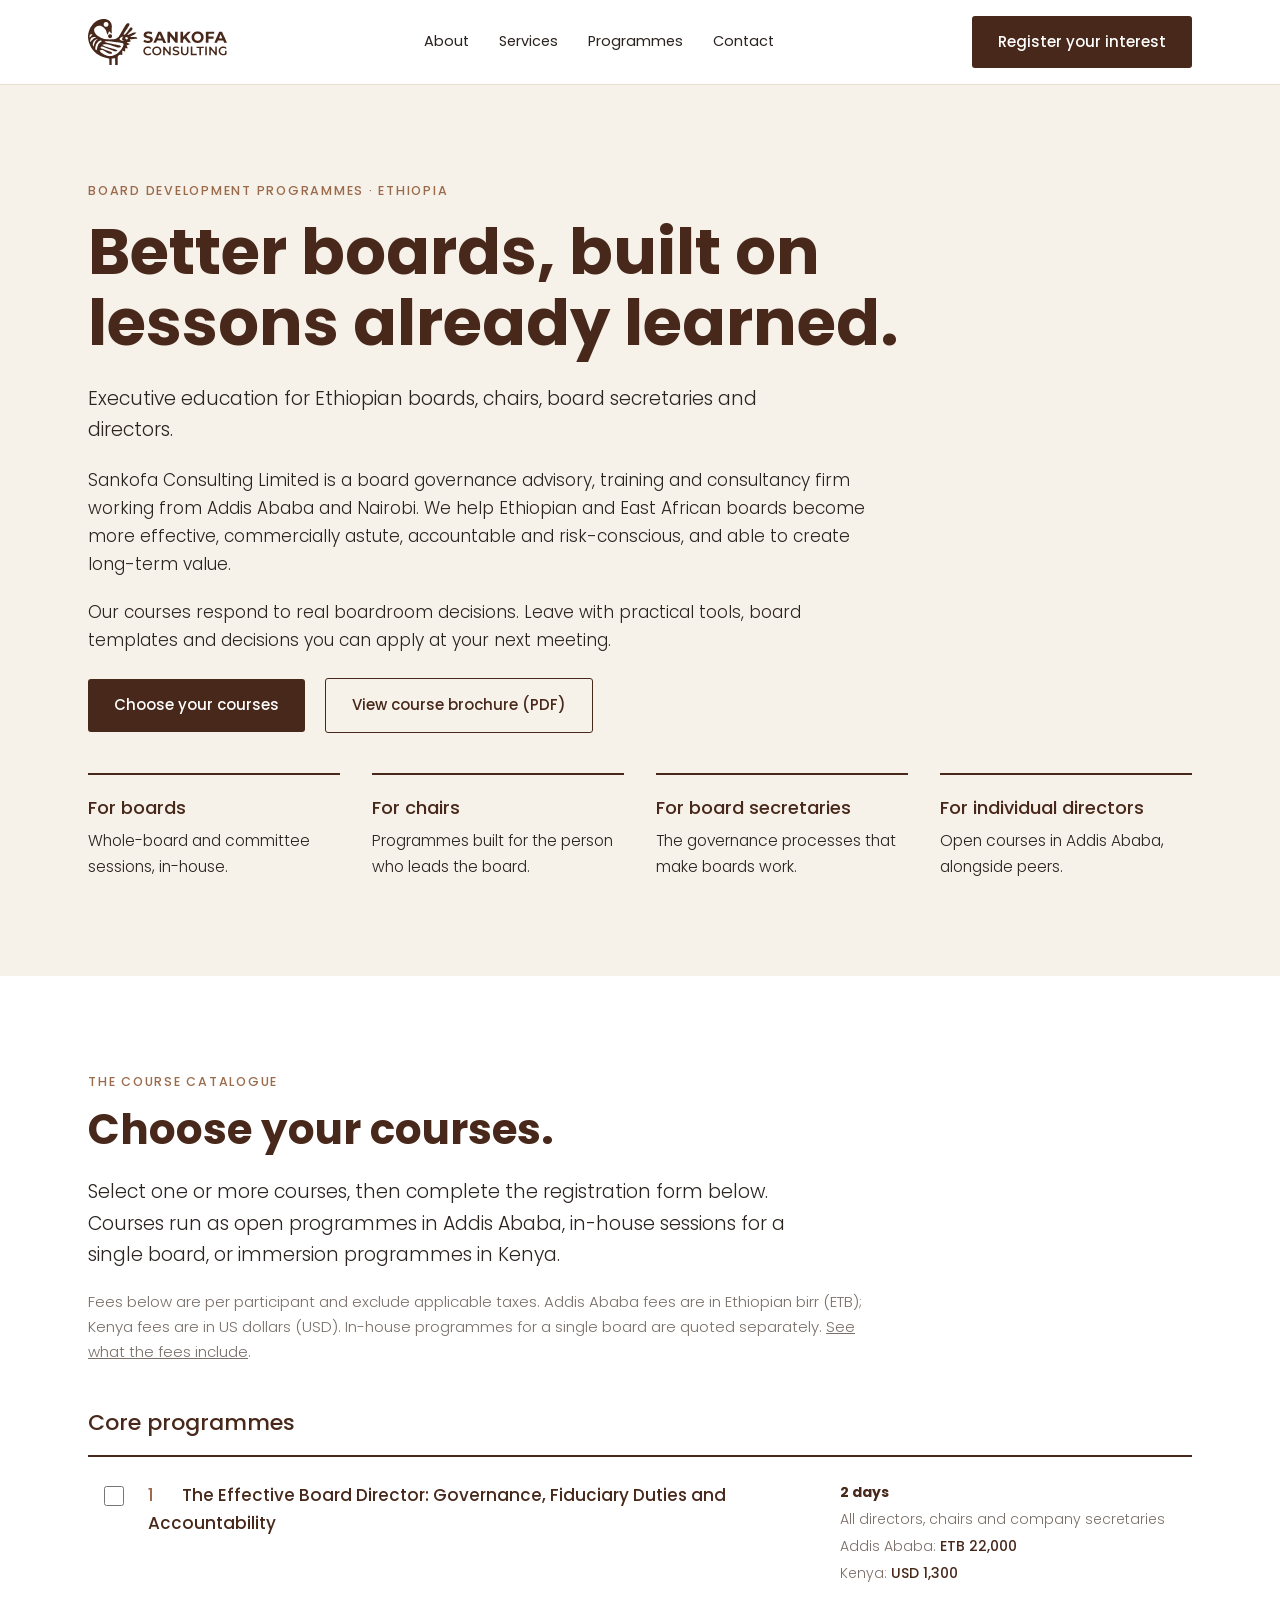
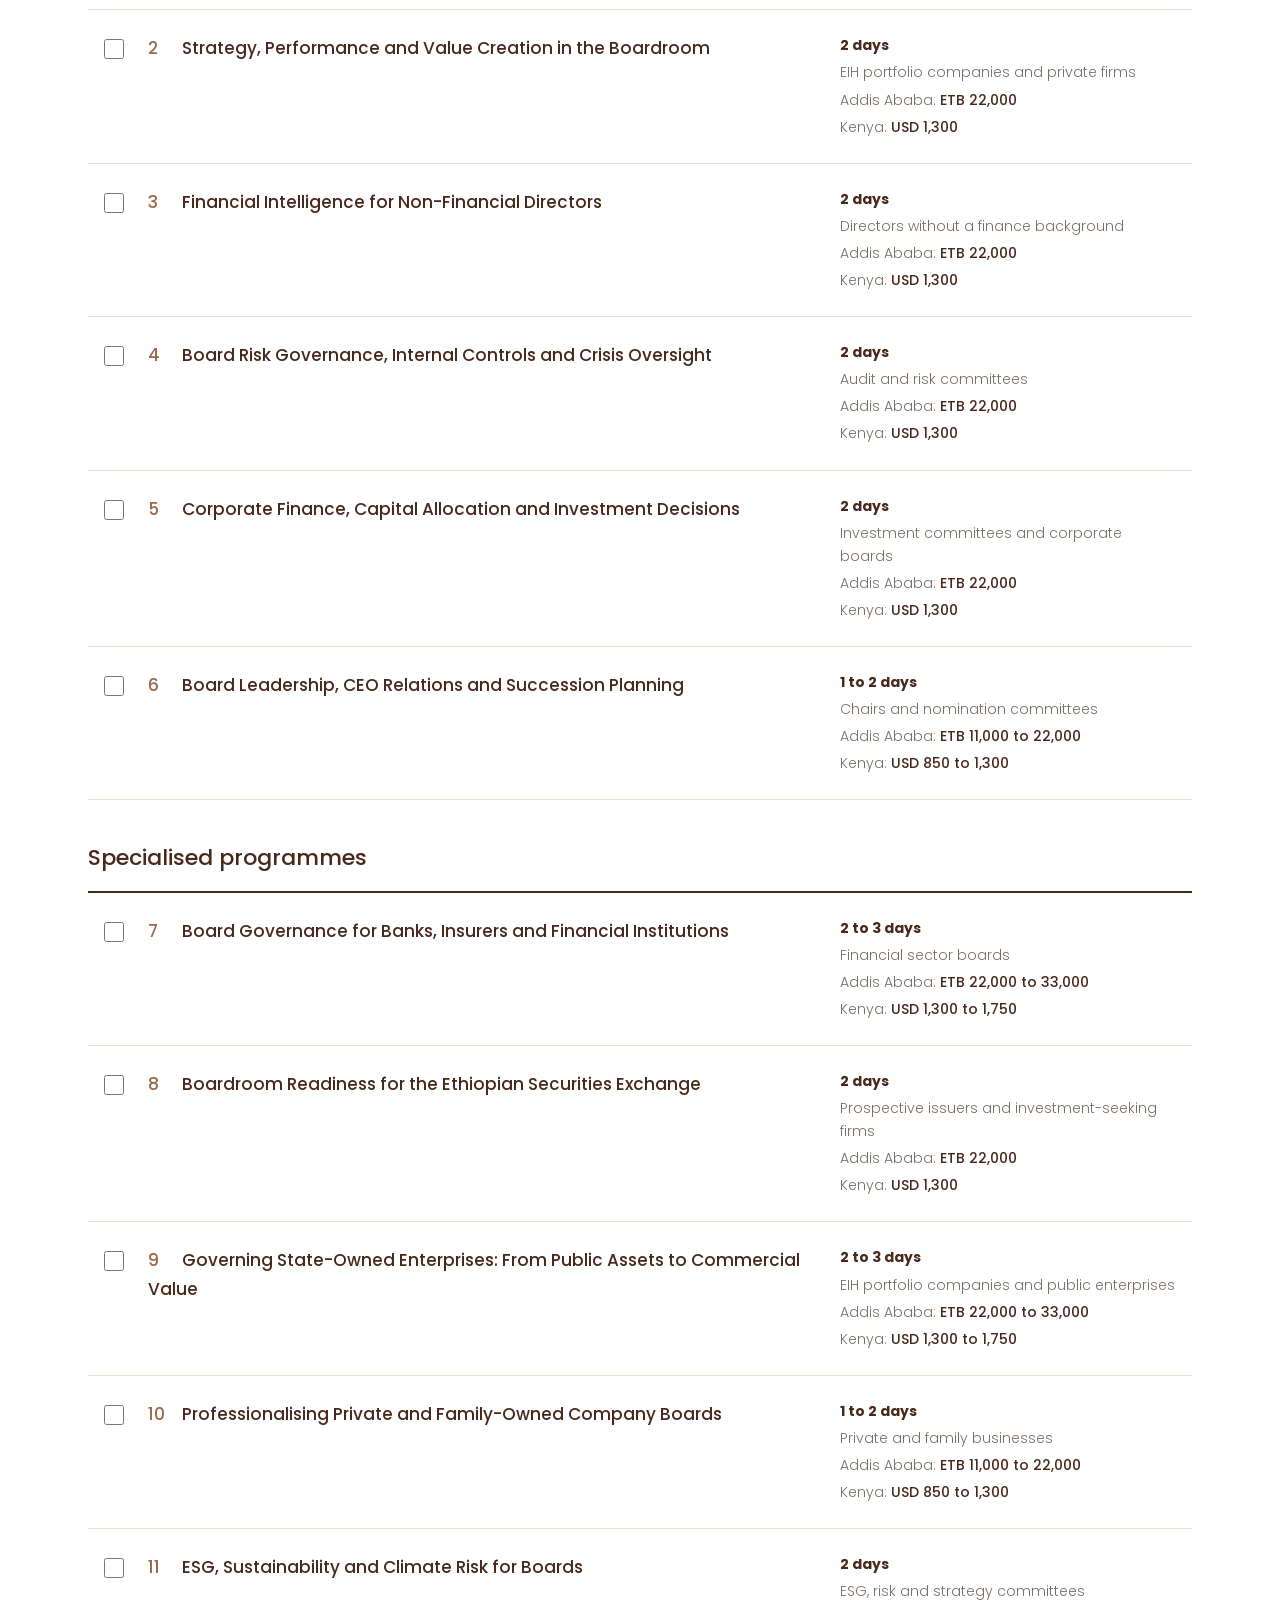
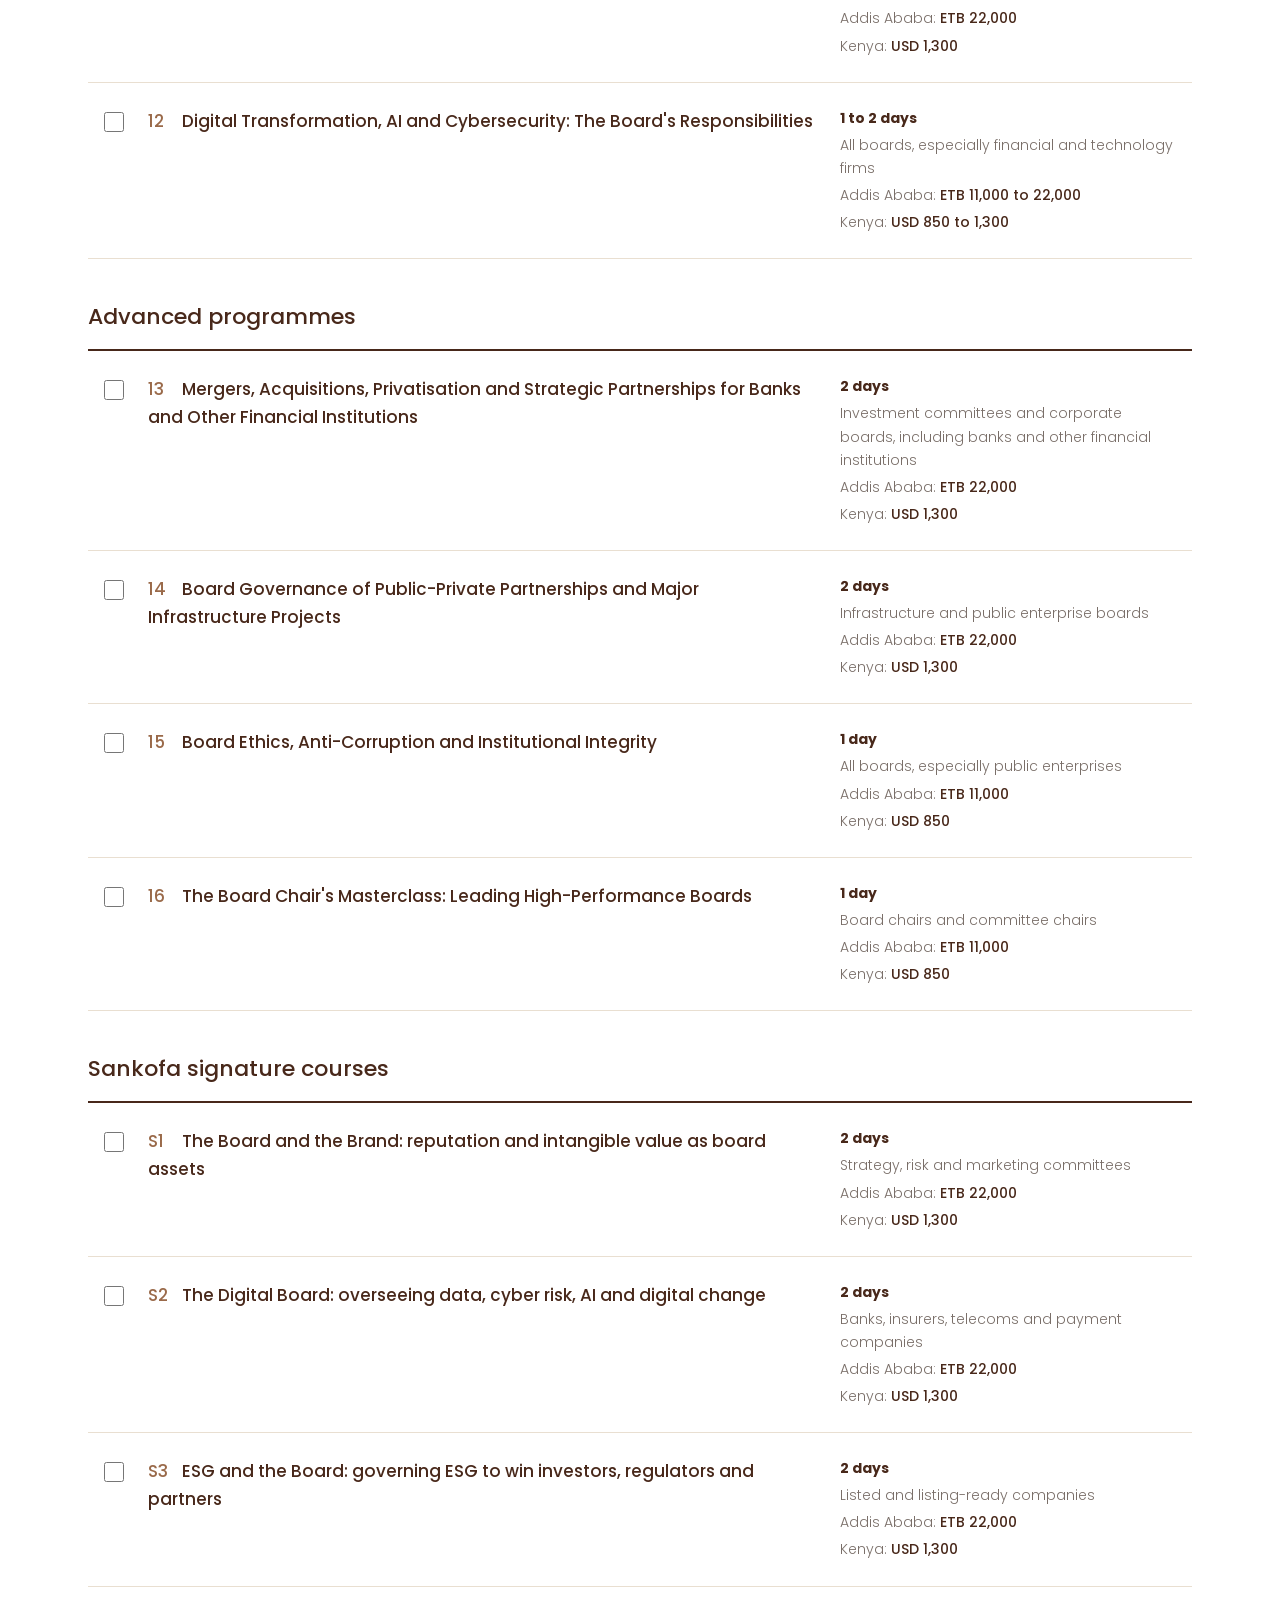
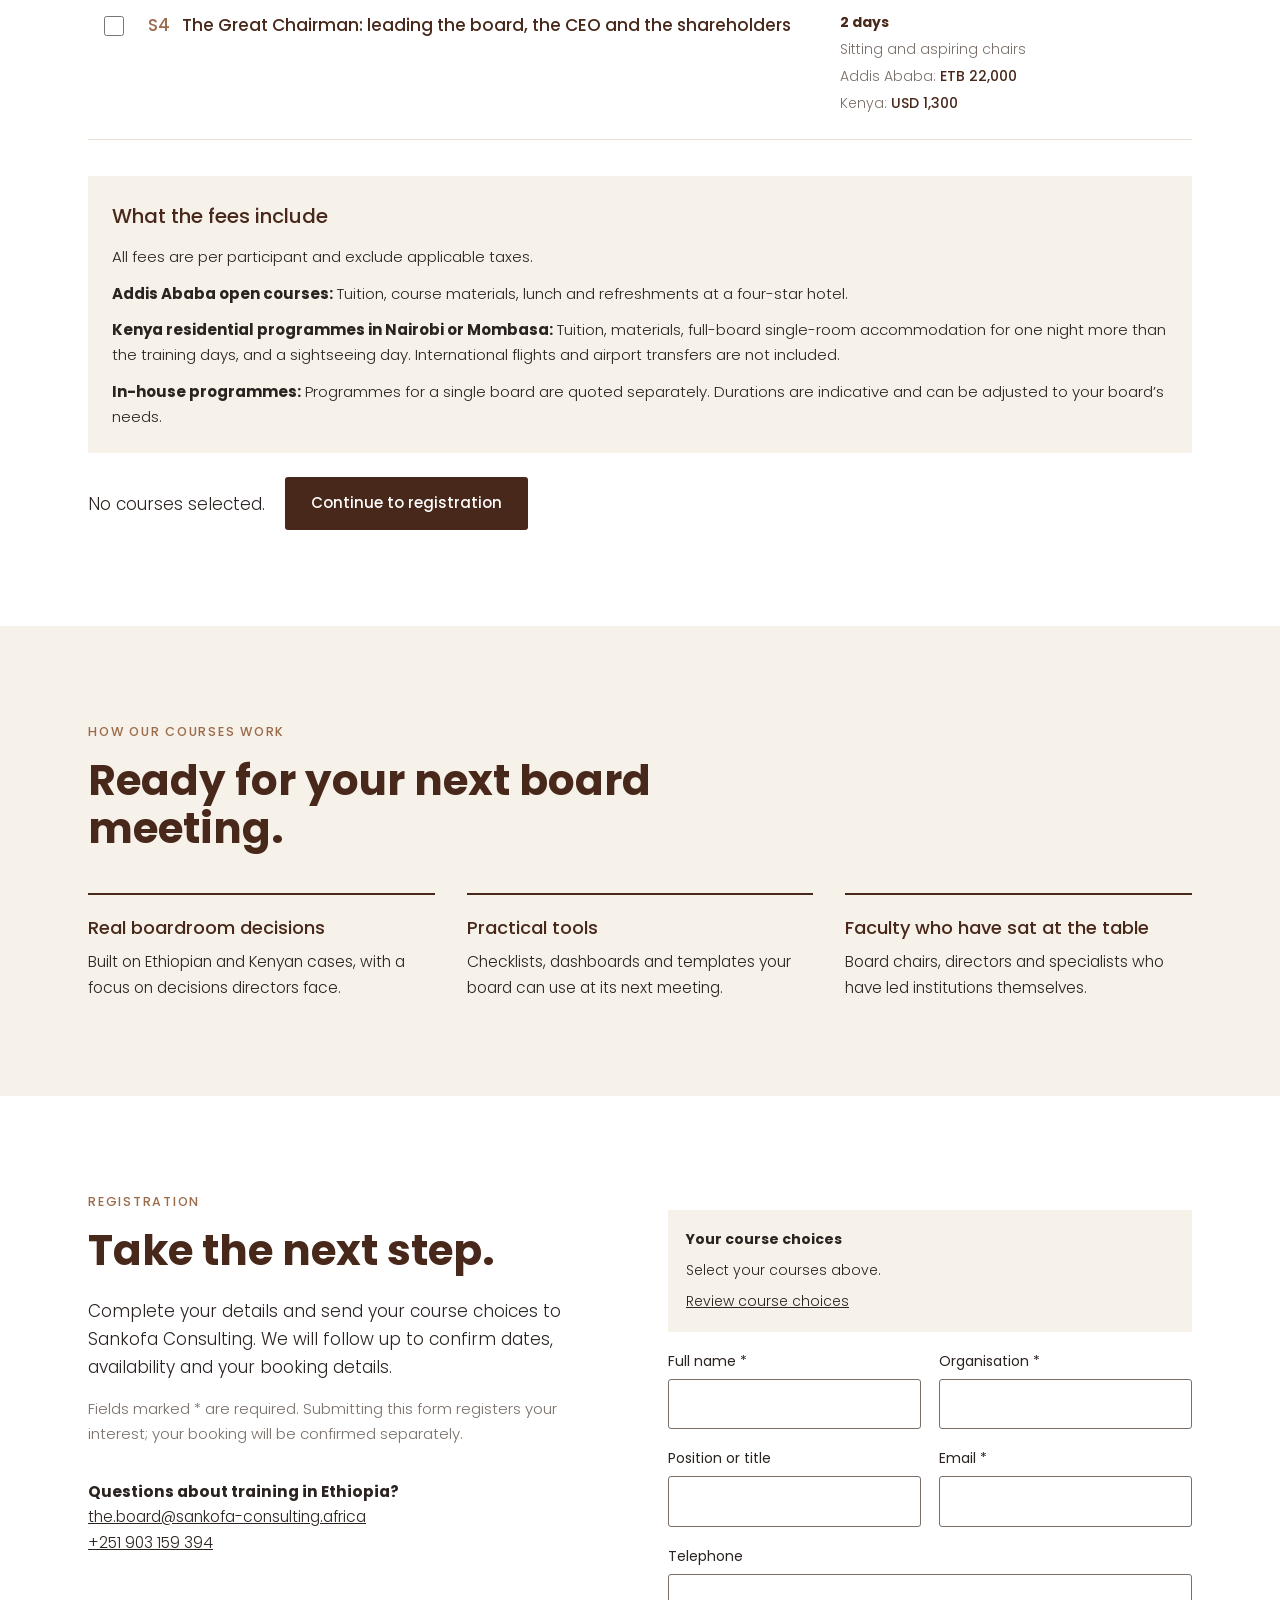
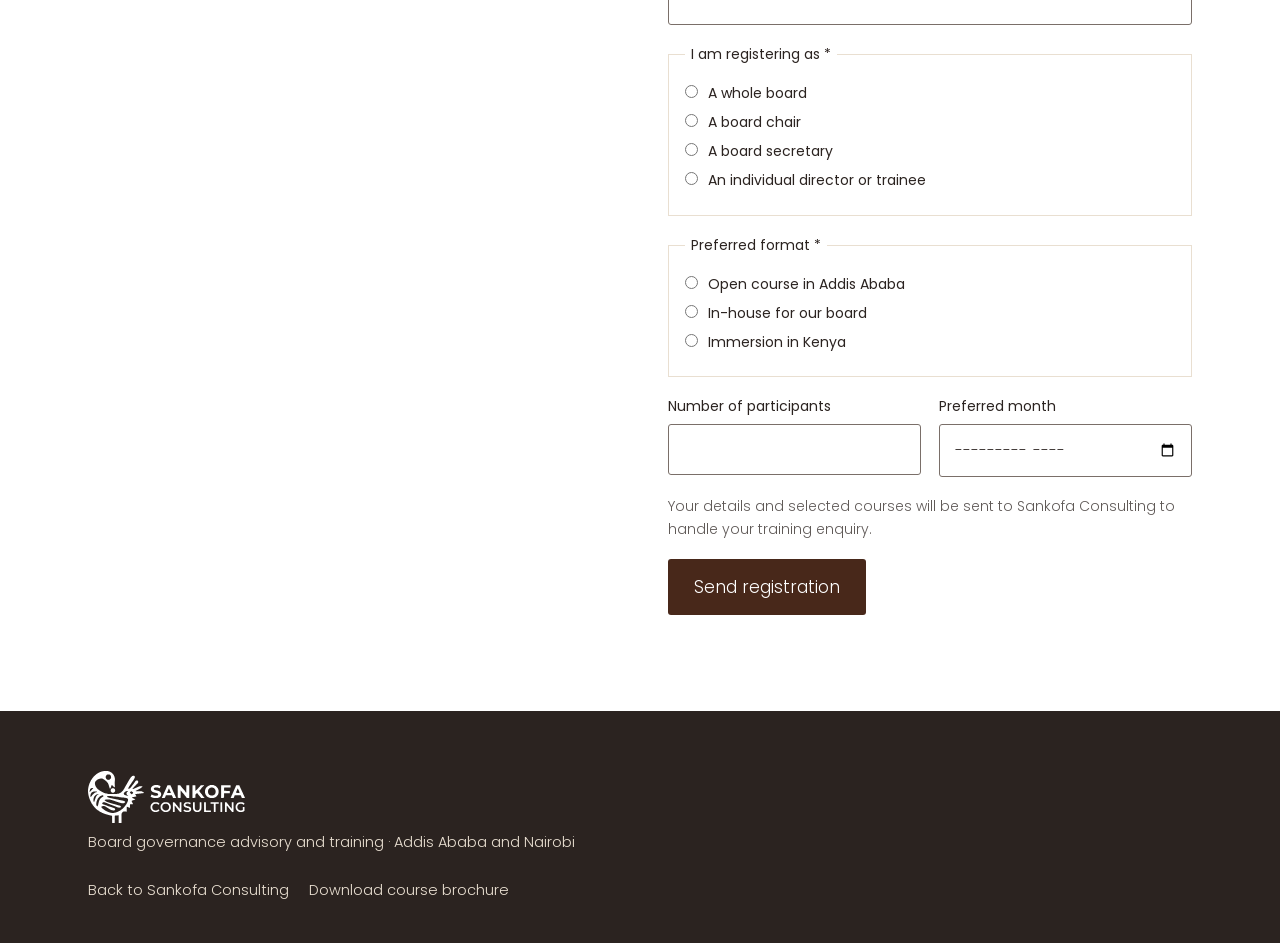
<file: training/index.html>
<!doctype html>
<html lang="en">
<head>
  <meta charset="utf-8" />
  <meta name="viewport" content="width=device-width, initial-scale=1" />
  <title>Training Programmes in Ethiopia | Sankofa Consulting</title>
  <meta name="description" content="Explore 20 board development courses for Ethiopian boards, chairs, board secretaries and directors. Choose your courses and register with Sankofa Consulting." />
  <meta name="theme-color" content="#48281a" />
  <link rel="canonical" href="https://sankofa-consulting.africa/training/" />
  <link rel="icon" href="../assets/bird.svg" type="image/svg+xml" />
  <link rel="preconnect" href="https://fonts.googleapis.com" />
  <link rel="preconnect" href="https://fonts.gstatic.com" crossorigin />
  <link href="https://fonts.googleapis.com/css2?family=Poppins:wght@300;400;500;700&amp;display=swap" rel="stylesheet" />
  <link rel="stylesheet" href="../assets/site.css" />
</head>
<body class="training-page">
  <a class="skip" href="#main">Skip to content</a>
  <header>
    <div class="wrap nav">
      <a href="../" aria-label="Sankofa Consulting home"><img src="../assets/logo.svg" alt="Sankofa Consulting" /></a>
      <button class="menu-toggle" type="button" aria-expanded="false" aria-controls="primary-nav">Menu</button>
      <nav aria-label="Main"><ul id="primary-nav">
        <li><a href="../#about">About</a></li>
        <li><a href="../#services">Services</a></li>
        <li><a href="#courses" aria-current="page">Programmes</a></li>
        <li><a href="../#contact">Contact</a></li>
      </ul></nav>
      <a class="btn" href="#registration">Register your interest</a>
    </div>
  </header>
  <main id="main">
    <section class="training-intro alt">
      <div class="wrap">
        <span class="eyebrow">Board development programmes · Ethiopia</span>
        <h1>Better boards, built on lessons already learned.</h1>
        <p class="lede">Executive education for Ethiopian boards, chairs, board secretaries and directors.</p>
        <p>Sankofa Consulting Limited is a board governance advisory, training and consultancy firm working from Addis Ababa and Nairobi. We help Ethiopian and East African boards become more effective, commercially astute, accountable and risk-conscious, and able to create long-term value.</p>
        <p>Our courses respond to real boardroom decisions. Leave with practical tools, board templates and decisions you can apply at your next meeting.</p>
        <div class="actions">
          <a class="btn" href="#courses">Choose your courses</a>
          <a class="btn ghost" href="../assets/sankofa-course-brochure-ethiopia.pdf" target="_blank" rel="noopener">View course brochure (PDF)</a>
        </div>
        <ul class="points">
          <li><strong>For boards</strong>Whole-board and committee sessions, in-house.</li>
          <li><strong>For chairs</strong>Programmes built for the person who leads the board.</li>
          <li><strong>For board secretaries</strong>The governance processes that make boards work.</li>
          <li><strong>For individual directors</strong>Open courses in Addis Ababa, alongside peers.</li>
        </ul>
      </div>
    </section>
    <form id="training-registration" class="training-form" action="https://formsubmit.co/the.board@sankofa-consulting.africa" method="POST">
      <input type="hidden" name="_subject" value="Ethiopia training programme registration — Sankofa" />
      <input type="hidden" name="_template" value="table" />
      <input type="hidden" name="_next" value="https://sankofa-consulting.africa/training/?registered=1#registration" />
      <input type="text" name="_honey" tabindex="-1" autocomplete="off" style="display: none" />
      <section id="courses">
        <div class="wrap">
          <span class="eyebrow">The course catalogue</span>
          <h2>Choose your courses.</h2>
          <p class="lede" id="course-help">Select one or more courses, then complete the registration form below. Courses run as open programmes in Addis Ababa, in-house sessions for a single board, or immersion programmes in Kenya.</p>
          <p class="course-note">Fees below are per participant and exclude applicable taxes. Addis Ababa fees are in Ethiopian birr (ETB); Kenya fees are in US dollars (USD). In-house programmes for a single board are quoted separately. <a href="#course-fees">See what the fees include</a>.</p>
          <fieldset class="course-group" aria-describedby="course-help"><legend>Core programmes</legend>
            <label class="course-option" for="course-1">
              <input id="course-1" type="checkbox" name="courses[]" value="1: The Effective Board Director: Governance, Fiduciary Duties and Accountability" />
              <span class="course-title"><span class="course-number">1</span> The Effective Board Director: Governance, Fiduciary Duties and Accountability</span>
              <span class="course-meta"><strong>2 days</strong><span>All directors, chairs and company secretaries</span><span class="course-price">Addis Ababa: <b>ETB 22,000</b></span><span class="course-price">Kenya: <b>USD 1,300</b></span></span>
            </label>
            <label class="course-option" for="course-2">
              <input id="course-2" type="checkbox" name="courses[]" value="2: Strategy, Performance and Value Creation in the Boardroom" />
              <span class="course-title"><span class="course-number">2</span> Strategy, Performance and Value Creation in the Boardroom</span>
              <span class="course-meta"><strong>2 days</strong><span>EIH portfolio companies and private firms</span><span class="course-price">Addis Ababa: <b>ETB 22,000</b></span><span class="course-price">Kenya: <b>USD 1,300</b></span></span>
            </label>
            <label class="course-option" for="course-3">
              <input id="course-3" type="checkbox" name="courses[]" value="3: Financial Intelligence for Non-Financial Directors" />
              <span class="course-title"><span class="course-number">3</span> Financial Intelligence for Non-Financial Directors</span>
              <span class="course-meta"><strong>2 days</strong><span>Directors without a finance background</span><span class="course-price">Addis Ababa: <b>ETB 22,000</b></span><span class="course-price">Kenya: <b>USD 1,300</b></span></span>
            </label>
            <label class="course-option" for="course-4">
              <input id="course-4" type="checkbox" name="courses[]" value="4: Board Risk Governance, Internal Controls and Crisis Oversight" />
              <span class="course-title"><span class="course-number">4</span> Board Risk Governance, Internal Controls and Crisis Oversight</span>
              <span class="course-meta"><strong>2 days</strong><span>Audit and risk committees</span><span class="course-price">Addis Ababa: <b>ETB 22,000</b></span><span class="course-price">Kenya: <b>USD 1,300</b></span></span>
            </label>
            <label class="course-option" for="course-5">
              <input id="course-5" type="checkbox" name="courses[]" value="5: Corporate Finance, Capital Allocation and Investment Decisions" />
              <span class="course-title"><span class="course-number">5</span> Corporate Finance, Capital Allocation and Investment Decisions</span>
              <span class="course-meta"><strong>2 days</strong><span>Investment committees and corporate boards</span><span class="course-price">Addis Ababa: <b>ETB 22,000</b></span><span class="course-price">Kenya: <b>USD 1,300</b></span></span>
            </label>
            <label class="course-option" for="course-6">
              <input id="course-6" type="checkbox" name="courses[]" value="6: Board Leadership, CEO Relations and Succession Planning" />
              <span class="course-title"><span class="course-number">6</span> Board Leadership, CEO Relations and Succession Planning</span>
              <span class="course-meta"><strong>1 to 2 days</strong><span>Chairs and nomination committees</span><span class="course-price">Addis Ababa: <b>ETB 11,000 to 22,000</b></span><span class="course-price">Kenya: <b>USD 850 to 1,300</b></span></span>
            </label>
          </fieldset>
          <fieldset class="course-group" aria-describedby="course-help"><legend>Specialised programmes</legend>
            <label class="course-option" for="course-7">
              <input id="course-7" type="checkbox" name="courses[]" value="7: Board Governance for Banks, Insurers and Financial Institutions" />
              <span class="course-title"><span class="course-number">7</span> Board Governance for Banks, Insurers and Financial Institutions</span>
              <span class="course-meta"><strong>2 to 3 days</strong><span>Financial sector boards</span><span class="course-price">Addis Ababa: <b>ETB 22,000 to 33,000</b></span><span class="course-price">Kenya: <b>USD 1,300 to 1,750</b></span></span>
            </label>
            <label class="course-option" for="course-8">
              <input id="course-8" type="checkbox" name="courses[]" value="8: Boardroom Readiness for the Ethiopian Securities Exchange" />
              <span class="course-title"><span class="course-number">8</span> Boardroom Readiness for the Ethiopian Securities Exchange</span>
              <span class="course-meta"><strong>2 days</strong><span>Prospective issuers and investment-seeking firms</span><span class="course-price">Addis Ababa: <b>ETB 22,000</b></span><span class="course-price">Kenya: <b>USD 1,300</b></span></span>
            </label>
            <label class="course-option" for="course-9">
              <input id="course-9" type="checkbox" name="courses[]" value="9: Governing State-Owned Enterprises: From Public Assets to Commercial Value" />
              <span class="course-title"><span class="course-number">9</span> Governing State-Owned Enterprises: From Public Assets to Commercial Value</span>
              <span class="course-meta"><strong>2 to 3 days</strong><span>EIH portfolio companies and public enterprises</span><span class="course-price">Addis Ababa: <b>ETB 22,000 to 33,000</b></span><span class="course-price">Kenya: <b>USD 1,300 to 1,750</b></span></span>
            </label>
            <label class="course-option" for="course-10">
              <input id="course-10" type="checkbox" name="courses[]" value="10: Professionalising Private and Family-Owned Company Boards" />
              <span class="course-title"><span class="course-number">10</span> Professionalising Private and Family-Owned Company Boards</span>
              <span class="course-meta"><strong>1 to 2 days</strong><span>Private and family businesses</span><span class="course-price">Addis Ababa: <b>ETB 11,000 to 22,000</b></span><span class="course-price">Kenya: <b>USD 850 to 1,300</b></span></span>
            </label>
            <label class="course-option" for="course-11">
              <input id="course-11" type="checkbox" name="courses[]" value="11: ESG, Sustainability and Climate Risk for Boards" />
              <span class="course-title"><span class="course-number">11</span> ESG, Sustainability and Climate Risk for Boards</span>
              <span class="course-meta"><strong>2 days</strong><span>ESG, risk and strategy committees</span><span class="course-price">Addis Ababa: <b>ETB 22,000</b></span><span class="course-price">Kenya: <b>USD 1,300</b></span></span>
            </label>
            <label class="course-option" for="course-12">
              <input id="course-12" type="checkbox" name="courses[]" value="12: Digital Transformation, AI and Cybersecurity: The Board&#x27;s Responsibilities" />
              <span class="course-title"><span class="course-number">12</span> Digital Transformation, AI and Cybersecurity: The Board&#x27;s Responsibilities</span>
              <span class="course-meta"><strong>1 to 2 days</strong><span>All boards, especially financial and technology firms</span><span class="course-price">Addis Ababa: <b>ETB 11,000 to 22,000</b></span><span class="course-price">Kenya: <b>USD 850 to 1,300</b></span></span>
            </label>
          </fieldset>
          <fieldset class="course-group" aria-describedby="course-help"><legend>Advanced programmes</legend>
            <label class="course-option" for="course-13">
              <input id="course-13" type="checkbox" name="courses[]" value="13: Mergers, Acquisitions, Privatisation and Strategic Partnerships for Banks and Other Financial Institutions" />
              <span class="course-title"><span class="course-number">13</span> Mergers, Acquisitions, Privatisation and Strategic Partnerships for Banks and Other Financial Institutions</span>
              <span class="course-meta"><strong>2 days</strong><span>Investment committees and corporate boards, including banks and other financial institutions</span><span class="course-price">Addis Ababa: <b>ETB 22,000</b></span><span class="course-price">Kenya: <b>USD 1,300</b></span></span>
            </label>
            <label class="course-option" for="course-14">
              <input id="course-14" type="checkbox" name="courses[]" value="14: Board Governance of Public-Private Partnerships and Major Infrastructure Projects" />
              <span class="course-title"><span class="course-number">14</span> Board Governance of Public-Private Partnerships and Major Infrastructure Projects</span>
              <span class="course-meta"><strong>2 days</strong><span>Infrastructure and public enterprise boards</span><span class="course-price">Addis Ababa: <b>ETB 22,000</b></span><span class="course-price">Kenya: <b>USD 1,300</b></span></span>
            </label>
            <label class="course-option" for="course-15">
              <input id="course-15" type="checkbox" name="courses[]" value="15: Board Ethics, Anti-Corruption and Institutional Integrity" />
              <span class="course-title"><span class="course-number">15</span> Board Ethics, Anti-Corruption and Institutional Integrity</span>
              <span class="course-meta"><strong>1 day</strong><span>All boards, especially public enterprises</span><span class="course-price">Addis Ababa: <b>ETB 11,000</b></span><span class="course-price">Kenya: <b>USD 850</b></span></span>
            </label>
            <label class="course-option" for="course-16">
              <input id="course-16" type="checkbox" name="courses[]" value="16: The Board Chair&#x27;s Masterclass: Leading High-Performance Boards" />
              <span class="course-title"><span class="course-number">16</span> The Board Chair&#x27;s Masterclass: Leading High-Performance Boards</span>
              <span class="course-meta"><strong>1 day</strong><span>Board chairs and committee chairs</span><span class="course-price">Addis Ababa: <b>ETB 11,000</b></span><span class="course-price">Kenya: <b>USD 850</b></span></span>
            </label>
          </fieldset>
          <fieldset class="course-group" aria-describedby="course-help"><legend>Sankofa signature courses</legend>
            <label class="course-option" for="course-S1">
              <input id="course-S1" type="checkbox" name="courses[]" value="S1: The Board and the Brand: reputation and intangible value as board assets" />
              <span class="course-title"><span class="course-number">S1</span> The Board and the Brand: reputation and intangible value as board assets</span>
              <span class="course-meta"><strong>2 days</strong><span>Strategy, risk and marketing committees</span><span class="course-price">Addis Ababa: <b>ETB 22,000</b></span><span class="course-price">Kenya: <b>USD 1,300</b></span></span>
            </label>
            <label class="course-option" for="course-S2">
              <input id="course-S2" type="checkbox" name="courses[]" value="S2: The Digital Board: overseeing data, cyber risk, AI and digital change" />
              <span class="course-title"><span class="course-number">S2</span> The Digital Board: overseeing data, cyber risk, AI and digital change</span>
              <span class="course-meta"><strong>2 days</strong><span>Banks, insurers, telecoms and payment companies</span><span class="course-price">Addis Ababa: <b>ETB 22,000</b></span><span class="course-price">Kenya: <b>USD 1,300</b></span></span>
            </label>
            <label class="course-option" for="course-S3">
              <input id="course-S3" type="checkbox" name="courses[]" value="S3: ESG and the Board: governing ESG to win investors, regulators and partners" />
              <span class="course-title"><span class="course-number">S3</span> ESG and the Board: governing ESG to win investors, regulators and partners</span>
              <span class="course-meta"><strong>2 days</strong><span>Listed and listing-ready companies</span><span class="course-price">Addis Ababa: <b>ETB 22,000</b></span><span class="course-price">Kenya: <b>USD 1,300</b></span></span>
            </label>
            <label class="course-option" for="course-S4">
              <input id="course-S4" type="checkbox" name="courses[]" value="S4: The Great Chairman: leading the board, the CEO and the shareholders" />
              <span class="course-title"><span class="course-number">S4</span> The Great Chairman: leading the board, the CEO and the shareholders</span>
              <span class="course-meta"><strong>2 days</strong><span>Sitting and aspiring chairs</span><span class="course-price">Addis Ababa: <b>ETB 22,000</b></span><span class="course-price">Kenya: <b>USD 1,300</b></span></span>
            </label>
          </fieldset>
          <aside class="course-fees" id="course-fees" aria-labelledby="course-fees-title">
            <h3 id="course-fees-title">What the fees include</h3>
            <p>All fees are per participant and exclude applicable taxes.</p>
            <p><strong>Addis Ababa open courses:</strong> Tuition, course materials, lunch and refreshments at a four-star hotel.</p>
            <p><strong>Kenya residential programmes in Nairobi or Mombasa:</strong> Tuition, materials, full-board single-room accommodation for one night more than the training days, and a sightseeing day. International flights and airport transfers are not included.</p>
            <p><strong>In-house programmes:</strong> Programmes for a single board are quoted separately. Durations are indicative and can be adjusted to your board’s needs.</p>
          </aside>
          <div class="actions"><p id="course-count" role="status" aria-live="polite">No courses selected.</p><a class="btn" href="#registration">Continue to registration</a></div>
        </div>
      </section>
      <section class="alt">
        <div class="wrap">
          <span class="eyebrow">How our courses work</span>
          <h2>Ready for your next board meeting.</h2>
          <ul class="points">
            <li><strong>Real boardroom decisions</strong>Built on Ethiopian and Kenyan cases, with a focus on decisions directors face.</li>
            <li><strong>Practical tools</strong>Checklists, dashboards and templates your board can use at its next meeting.</li>
            <li><strong>Faculty who have sat at the table</strong>Board chairs, directors and specialists who have led institutions themselves.</li>
          </ul>
        </div>
      </section>
      <section id="registration">
        <div class="wrap split">
          <div>
            <span class="eyebrow">Registration</span>
            <h2>Take the next step.</h2>
            <p>Complete your details and send your course choices to Sankofa Consulting. We will follow up to confirm dates, availability and your booking details.</p>
            <p class="course-note">Fields marked * are required. Submitting this form registers your interest; your booking will be confirmed separately.</p>
            <address class="offices"><p><strong>Questions about training in Ethiopia?</strong><br /><a href="mailto:the.board@sankofa-consulting.africa">the.board@sankofa-consulting.africa</a><br /><a href="tel:+251903159394">+251 903 159 394</a></p></address>
          </div>
          <div class="enquiry">
            <p class="full form-status" id="registration-status" role="status" tabindex="-1"></p>
            <div class="full selected-courses"><strong>Your course choices</strong><p id="selected-courses">Select your courses above.</p><a href="#courses">Review course choices</a></div>
            <div><label for="r-name">Full name *</label><input id="r-name" name="name" autocomplete="name" required /></div>
            <div><label for="r-org">Organisation *</label><input id="r-org" name="organisation" autocomplete="organization" required /></div>
            <div><label for="r-title">Position or title</label><input id="r-title" name="position" autocomplete="organization-title" /></div>
            <div><label for="r-email">Email *</label><input id="r-email" name="email" type="email" autocomplete="email" required /></div>
            <div class="full"><label for="r-phone">Telephone</label><input id="r-phone" name="telephone" type="tel" autocomplete="tel" /></div>
            <fieldset class="full registration-options"><legend>I am registering as *</legend>
              <label><input type="radio" name="registering_as" value="A whole board" required /> A whole board</label>
              <label><input type="radio" name="registering_as" value="A board chair" /> A board chair</label>
              <label><input type="radio" name="registering_as" value="A board secretary" /> A board secretary</label>
              <label><input type="radio" name="registering_as" value="An individual director or trainee" /> An individual director or trainee</label>
            </fieldset>
            <fieldset class="full registration-options"><legend>Preferred format *</legend>
              <label><input type="radio" name="preferred_format" value="Open course in Addis Ababa" required /> Open course in Addis Ababa</label>
              <label><input type="radio" name="preferred_format" value="In-house for our board" /> In-house for our board</label>
              <label><input type="radio" name="preferred_format" value="Immersion in Kenya" /> Immersion in Kenya</label>
            </fieldset>
            <div><label for="r-participants">Number of participants</label><input id="r-participants" name="participants" type="number" min="1" step="1" /></div>
            <div><label for="r-month">Preferred month</label><input id="r-month" name="preferred_month" type="month" /></div>
            <p class="full muted">Your details and selected courses will be sent to Sankofa Consulting to handle your training enquiry.</p>
            <button class="btn full" type="submit">Send registration</button>
          </div>
        </div>
      </section>
    </form>
  </main>
  <footer><div class="wrap"><img src="../assets/logo-white.svg" alt="Sankofa Consulting" /><p>Board governance advisory and training · Addis Ababa and Nairobi</p><div class="actions"><a href="../">Back to Sankofa Consulting</a><a href="../assets/sankofa-course-brochure-ethiopia.pdf" download>Download course brochure</a></div></div></footer>
  <script src="../assets/site.js"></script>
  <script src="../assets/training.js"></script>
</body>
</html>
</file>
<file: assets/site.css>
:root {
  --brown: #48281a;
  --bronze: #9a6a4a;
  --ochre: #b8862f;
  --parchment: #f6f1e9;
  --sand: #e9dfd1;
  --ink: #2b2320;
  --stone: #7a6f69;
  --white: #ffffff;
}
* {
  box-sizing: border-box;
  margin: 0;
  padding: 0;
}
html {
  scroll-behavior: smooth;
}
body {
  font-family: Poppins, "Avenir Next", Arial, sans-serif;
  font-weight: 300;
  color: var(--ink);
  background: var(--white);
  line-height: 1.65;
  font-size: 17px;
}
a {
  color: inherit;
}
.wrap {
  max-width: 1160px;
  margin: 0 auto;
  padding: 0 28px;
}
header {
  position: sticky;
  top: 0;
  z-index: 10;
  background: rgba(255, 255, 255, 0.96);
  border-bottom: 1px solid var(--sand);
}
.nav {
  display: flex;
  align-items: center;
  justify-content: space-between;
  height: 84px;
}
.nav img {
  height: 46px;
  display: block;
}
.nav ul {
  display: flex;
  gap: 30px;
  list-style: none;
  font-size: 14.5px;
  font-weight: 400;
}
.nav a {
  text-decoration: none;
}
.nav a:hover {
  color: var(--bronze);
}
.lang {
  font-size: 13px;
  color: var(--stone);
  margin-left: 10px;
  white-space: nowrap;
}
.lang a {
  padding: 4px 2px;
}
.lang [aria-current] {
  color: var(--brown);
  font-weight: 500;
}
.btn {
  display: inline-block;
  background: var(--brown);
  color: var(--white);
  text-decoration: none;
  font-weight: 500;
  font-size: 15px;
  padding: 14px 26px;
  border-radius: 3px;
}
.btn:hover {
  background: var(--ink);
}
.btn.ghost {
  background: transparent;
  color: var(--brown);
  border: 1.5px solid var(--brown);
}
:focus-visible {
  outline: 3px solid var(--ochre);
  outline-offset: 3px;
}
.hero {
  background: var(--parchment);
  position: relative;
  overflow: hidden;
}
.hero .wrap {
  display: grid;
  grid-template-columns: 1.15fr 0.85fr;
  align-items: center;
  min-height: 560px;
  gap: 40px;
}
.hero h1 {
  font-weight: 700;
  font-size: clamp(42px, 6vw, 76px);
  line-height: 1.02;
  color: var(--brown);
  letter-spacing: -1px;
}
.hero p {
  font-size: 20px;
  max-width: 520px;
  margin: 22px 0 34px;
}
.hero .cta {
  display: flex;
  gap: 14px;
  flex-wrap: wrap;
}
.hero .bird {
  justify-self: end;
  width: min(420px, 90%);
  opacity: 1;
}
section {
  padding: 96px 0;
}
h2 {
  font-weight: 700;
  font-size: clamp(30px, 3.6vw, 42px);
  line-height: 1.15;
  color: var(--brown);
  margin-bottom: 22px;
  max-width: 760px;
}
.lede {
  font-size: 19px;
  max-width: 720px;
}
.moment {
  display: grid;
  grid-template-columns: 1fr 1fr;
  gap: 56px;
}
.services {
  background: var(--white);
}
.svc {
  display: grid;
  grid-template-columns: repeat(auto-fit, minmax(300px, 1fr));
  border-top: 2px solid var(--brown);
  margin-top: 40px;
}
.svc div {
  padding: 28px 28px 32px 0;
  border-bottom: 1px solid var(--sand);
}
.svc h3 {
  font-weight: 500;
  font-size: 20px;
  color: var(--brown);
  margin-bottom: 8px;
}
.svc p {
  font-size: 15.5px;
  color: var(--ink);
}
.prog {
  background: var(--brown);
  color: var(--parchment);
}
.prog h2 {
  color: var(--white);
}
.prog .eyebrow,
.prog .lede {
  color: var(--sand);
}
.formats {
  display: grid;
  grid-template-columns: repeat(auto-fit, minmax(240px, 1fr));
  gap: 32px;
  margin: 40px 0 64px;
}
.formats h3 {
  font-weight: 500;
  font-size: 18px;
  color: var(--white);
  margin-bottom: 6px;
}
.formats p {
  font-size: 15.5px;
  color: var(--sand);
}
.prog details {
  border-top: 1px solid rgba(246, 241, 233, 0.25);
}
.prog details:last-of-type {
  border-bottom: 1px solid rgba(246, 241, 233, 0.25);
}
.prog summary {
  display: flex;
  align-items: baseline;
  gap: 24px;
  padding: 22px 0;
  cursor: pointer;
  list-style: none;
  font-size: 19px;
  font-weight: 400;
  color: var(--white);
}
.prog summary::-webkit-details-marker {
  display: none;
}
.prog summary span {
  margin-left: auto;
  font-size: 15px;
  color: var(--sand);
  white-space: nowrap;
}
.prog summary::after {
  content: "+";
  width: 16px;
  color: var(--sand);
}
.prog details[open] summary::after {
  content: "\2212";
}
.detail {
  max-width: 760px;
  padding-bottom: 34px;
  font-size: 16px;
}
.detail h4 {
  font-weight: 500;
  font-size: 15px;
  color: var(--white);
  margin: 18px 0 6px;
}
.detail ul {
  padding-left: 20px;
}
.actions {
  display: flex;
  align-items: center;
  gap: 20px;
  flex-wrap: wrap;
  margin-top: 24px;
}
.prog .btn {
  background: var(--parchment);
  color: var(--brown);
}
.prog .btn:hover {
  background: var(--white);
}
.muted {
  font-size: 14px;
  opacity: 0.75;
}
.closing {
  display: flex;
  justify-content: space-between;
  align-items: center;
  gap: 24px;
  flex-wrap: wrap;
  margin-top: 64px;
  font-size: 19px;
}
.skip {
  position: absolute;
  left: -9999px;
  top: 12px;
  z-index: 20;
  background: var(--brown);
  color: var(--white);
  padding: 10px 16px;
}
.skip:focus {
  left: 16px;
}
.eyebrow {
  display: block;
  font-size: 12.5px;
  font-weight: 500;
  letter-spacing: 0.14em;
  text-transform: uppercase;
  color: var(--bronze);
  margin-bottom: 14px;
}
.alt {
  background: var(--parchment);
}
.sub {
  font-weight: 700;
  font-size: 24px;
  line-height: 1.25;
  color: var(--brown);
  margin-bottom: 16px;
}
.tag {
  font-weight: 500;
  font-size: 15.5px;
  margin-bottom: 8px;
}
.svc ul {
  margin: 14px 0 18px 18px;
  font-size: 15px;
}
.more {
  font-weight: 500;
  font-size: 15px;
  color: var(--brown);
  text-underline-offset: 4px;
}
.split {
  display: grid;
  grid-template-columns: 1fr 1fr;
  gap: 56px;
}
.split p + p,
.name p + p {
  margin-top: 16px;
}
.points,
.stages {
  display: grid;
  grid-template-columns: repeat(auto-fit, minmax(200px, 1fr));
  gap: 32px;
  margin-top: 40px;
  list-style: none;
}
.points li,
.stages li {
  border-top: 2px solid var(--brown);
  padding-top: 18px;
  font-size: 15.5px;
}
.points strong,
.stages strong {
  display: block;
  font-weight: 500;
  font-size: 18px;
  color: var(--brown);
  margin-bottom: 6px;
}
.stages {
  counter-reset: stage;
}
.stages li {
  counter-increment: stage;
}
.stages li::before {
  content: counter(stage, decimal-leading-zero);
  display: block;
  font-weight: 700;
  font-size: 28px;
  color: var(--bronze);
}
.partners {
  display: grid;
  grid-template-columns: repeat(auto-fit, minmax(280px, 1fr));
  gap: 40px;
  margin-top: 40px;
}
.partners h3,
.articles h3,
.offices h3 {
  font-weight: 500;
  font-size: 19px;
  line-height: 1.35;
  color: var(--brown);
}
.role,
.topic {
  font-size: 13px;
  color: var(--stone);
  margin-bottom: 12px;
}
.partners p,
.articles p {
  font-size: 15.5px;
}
.filters {
  display: flex;
  flex-wrap: wrap;
  gap: 8px;
  margin: 32px 0 40px;
}
.filters button {
  font: inherit;
  font-size: 14px;
  color: var(--ink);
  background: var(--white);
  border: 1px solid var(--sand);
  border-radius: 999px;
  padding: 8px 15px;
  cursor: pointer;
}
.filters button[aria-pressed="true"] {
  background: var(--brown);
  border-color: var(--brown);
  color: var(--white);
}
.articles {
  display: grid;
  grid-template-columns: repeat(auto-fit, minmax(280px, 1fr));
  gap: 36px;
}
.articles article {
  border-top: 2px solid var(--brown);
  padding-top: 18px;
}
.articles h3 {
  margin-bottom: 10px;
}
.offices {
  display: grid;
  gap: 28px;
  margin-top: 32px;
  font-size: 15.5px;
  font-style: normal;
}
.enquiry {
  display: grid;
  grid-template-columns: 1fr 1fr;
  gap: 18px;
}
.enquiry .full {
  grid-column: 1 / -1;
}
.enquiry label {
  display: block;
  font-size: 14px;
  font-weight: 400;
  margin-bottom: 6px;
}
.enquiry input,
.enquiry select,
.enquiry textarea {
  width: 100%;
  font: inherit;
  font-size: 15px;
  color: var(--ink);
  background: var(--white);
  border: 1px solid var(--stone);
  border-radius: 3px;
  padding: 12px 14px;
}
.enquiry button {
  font: inherit;
  border: 0;
  cursor: pointer;
  justify-self: start;
}
.form-status {
  font-weight: 400;
  color: var(--brown);
}
.menu-toggle {
  display: none;
  font: inherit;
  font-size: 14.5px;
  background: none;
  border: 1px solid var(--sand);
  border-radius: 3px;
  padding: 8px 14px;
  cursor: pointer;
}
.name {
  display: grid;
  grid-template-columns: 260px 1fr;
  gap: 60px;
  align-items: center;
}
.name img {
  width: 100%;
}
.name blockquote {
  font-size: 24px;
  line-height: 1.5;
  color: var(--brown);
  font-weight: 400;
}
.name blockquote {
  margin-top: 28px;
}
.news {
  background: var(--sand);
}
.news .wrap {
  display: flex;
  justify-content: space-between;
  align-items: center;
  gap: 40px;
  flex-wrap: wrap;
}
.news form {
  display: flex;
  gap: 10px;
  flex-wrap: wrap;
}
.news input {
  font: inherit;
  font-size: 15px;
  padding: 13px 16px;
  border: 1px solid var(--stone);
  border-radius: 3px;
  min-width: 280px;
  background: var(--white);
}
.faq {
  max-width: 820px;
  margin-top: 32px;
  border-bottom: 1px solid var(--sand);
}
.faq details {
  border-top: 1px solid var(--sand);
}
.faq summary {
  padding: 20px 0;
  cursor: pointer;
  font-size: 18px;
  font-weight: 400;
  color: var(--brown);
}
.faq details p {
  padding-bottom: 22px;
  font-size: 16px;
}
.news .form-status {
  flex-basis: 100%;
}
.news button {
  font: inherit;
  cursor: pointer;
  border: 0;
}
footer {
  background: var(--ink);
  color: var(--sand);
  padding: 60px 0 40px;
  font-size: 14.5px;
}
footer .cols {
  display: grid;
  grid-template-columns: 1.3fr 1fr 1fr;
  gap: 40px;
}
footer img {
  height: 52px;
}
footer h4 {
  color: var(--white);
  font-weight: 500;
  margin-bottom: 10px;
}
footer a {
  text-decoration: none;
}
footer a:hover {
  color: var(--white);
}
footer .legal {
  margin-top: 44px;
  padding-top: 20px;
  border-top: 1px solid rgba(233, 223, 209, 0.2);
  font-size: 13px;
  color: var(--stone);
}
@media (max-width: 820px) {
  .nav ul {
    display: none;
  }
  .nav ul.open {
    display: flex;
    flex-direction: column;
    gap: 14px;
    position: absolute;
    top: 84px;
    left: 0;
    right: 0;
    padding: 18px 28px 24px;
    background: var(--white);
    border-bottom: 1px solid var(--sand);
  }
  .menu-toggle {
    display: block;
    margin-left: auto;
    margin-right: 12px;
  }
  .nav > .btn {
    padding: 10px 14px;
    font-size: 13.5px;
  }
  .hero .wrap,
  .moment,
  .name,
  .split,
  .enquiry,
  footer .cols {
    grid-template-columns: 1fr;
  }
  .hero .bird {
    justify-self: start;
    width: 200px;
  }
  section {
    padding: 64px 0;
  }
}
@media (prefers-reduced-motion: reduce) {
  html {
    scroll-behavior: auto;
  }
}

/* Ethiopia course catalogue and registration. */
section[id] {
  scroll-margin-top: 100px;
}
.training-intro h1 {
  max-width: 900px;
  font-size: clamp(36px, 5vw, 64px);
  line-height: 1.12;
  color: var(--brown);
  margin-bottom: 24px;
}
.training-intro p + p,
.course-note {
  margin-top: 20px;
  max-width: 780px;
}
.course-note {
  color: var(--stone);
  font-size: 15px;
}
.course-group {
  border: 0;
  margin-top: 40px;
  min-width: 0;
}
.course-group legend {
  width: 100%;
  color: var(--brown);
  font-size: 22px;
  font-weight: 500;
  padding-bottom: 14px;
  border-bottom: 2px solid var(--brown);
}
.course-option {
  display: grid;
  grid-template-columns: 24px minmax(0, 1fr) minmax(210px, 0.5fr);
  gap: 20px;
  align-items: start;
  padding: 24px 16px;
  border-bottom: 1px solid var(--sand);
  cursor: pointer;
  scroll-margin-top: 110px;
}
.course-option:hover,
.course-option:has(input:checked) {
  background: var(--parchment);
}
.course-option input {
  width: 20px;
  height: 20px;
  margin-top: 5px;
  accent-color: var(--brown);
}
.course-title {
  font-weight: 500;
  color: var(--brown);
}
.course-number {
  display: inline-block;
  min-width: 30px;
  color: var(--bronze);
}
.course-meta {
  display: grid;
  gap: 4px;
  font-size: 14px;
  color: var(--stone);
}
.course-meta strong {
  color: var(--brown);
}
.course-price b {
  font-weight: 500;
  color: var(--brown);
}
.course-fees {
  margin-top: 36px;
  padding: 24px;
  background: var(--parchment);
  scroll-margin-top: 110px;
  font-size: 15px;
}
.course-fees h3 {
  color: var(--brown);
  font-size: 20px;
  font-weight: 500;
}
.course-fees p {
  margin-top: 12px;
}
.selected-courses {
  padding: 18px;
  background: var(--parchment);
  font-size: 14px;
}
.selected-courses p {
  margin: 8px 0;
}
.registration-options {
  border: 1px solid var(--sand);
  padding: 16px;
  min-width: 0;
}
.registration-options legend {
  font-size: 14px;
  font-weight: 400;
  padding: 0 6px;
}
.registration-options label {
  display: flex;
  align-items: baseline;
  gap: 10px;
}
.registration-options input {
  width: auto;
  flex-shrink: 0;
  accent-color: var(--brown);
}
.training-page address a {
  overflow-wrap: anywhere;
}
@media (max-width: 1100px) {
  .nav ul { gap: 16px; }
  .nav > .btn { padding: 12px 14px; font-size: 13px; }
}
@media (max-width: 600px) {
  .course-option { grid-template-columns: 22px minmax(0, 1fr); gap: 12px; padding: 20px 8px; }
  .course-meta { grid-column: 2; }
  .nav { flex-wrap: wrap; height: auto; min-height: 84px; gap: 8px; padding-top: 12px; padding-bottom: 12px; }
  .nav > .btn { flex-basis: 100%; text-align: center; }
  .nav ul.open { top: 100%; }
}

/* Amharic: Poppins keeps Latin and numerals, Noto Sans Ethiopic carries the
   Ethiopic script, which needs more line height and no tracking. */
:lang(am) {
  font-family: Poppins, "Noto Sans Ethiopic", "Nyala", "Abyssinica SIL", sans-serif;
}
html:lang(am) body {
  line-height: 1.85;
}
html:lang(am) .hero h1 {
  line-height: 1.2;
  letter-spacing: 0;
}
html:lang(am) h2,
html:lang(am) .sub {
  line-height: 1.4;
}
html:lang(am) .eyebrow {
  letter-spacing: 0.02em;
}

/* Phones: keep the header and programme rows inside the viewport. */
@media (max-width: 520px) {
  .wrap {
    padding: 0 20px;
  }
  .nav img {
    height: 36px;
  }
  .menu-toggle {
    padding: 8px 10px;
    margin-right: 8px;
  }
  .nav > .btn {
    padding: 9px 11px;
    font-size: 12.5px;
    white-space: nowrap;
  }
  .nav ul.open {
    padding: 18px 20px 24px;
  }
  .prog summary {
    flex-wrap: wrap;
    gap: 2px 16px;
  }
  .prog summary span {
    order: 3;
    flex-basis: 100%;
    margin-left: 0;
    white-space: normal;
  }
  .prog summary::after {
    margin-left: auto;
  }
  .news input {
    min-width: 0;
    width: 100%;
  }
}
@media (max-width: 380px) {
  .wrap {
    padding: 0 14px;
  }
  .nav img {
    height: 30px;
  }
  .menu-toggle {
    padding: 7px 8px;
    margin-right: 6px;
    font-size: 13px;
  }
  .nav > .btn {
    padding: 8px 9px;
    font-size: 12px;
  }
}
</file>
